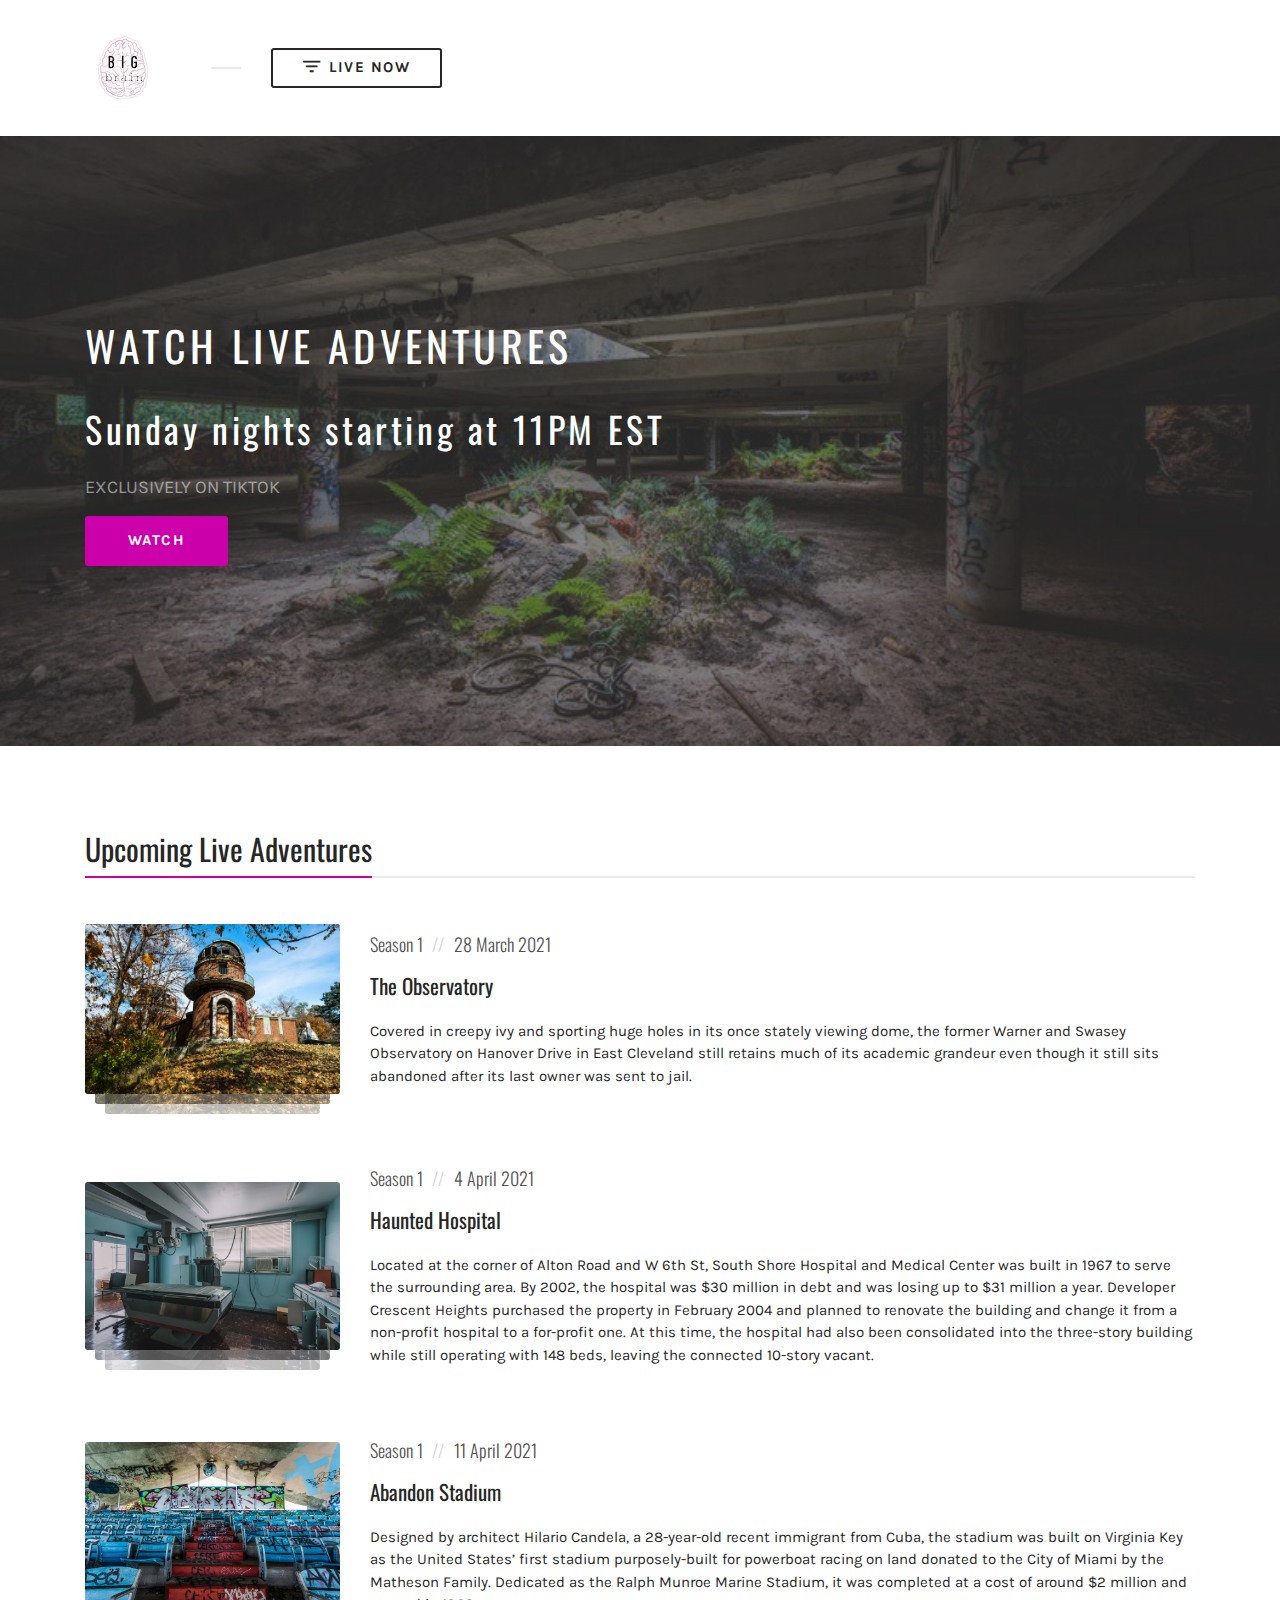
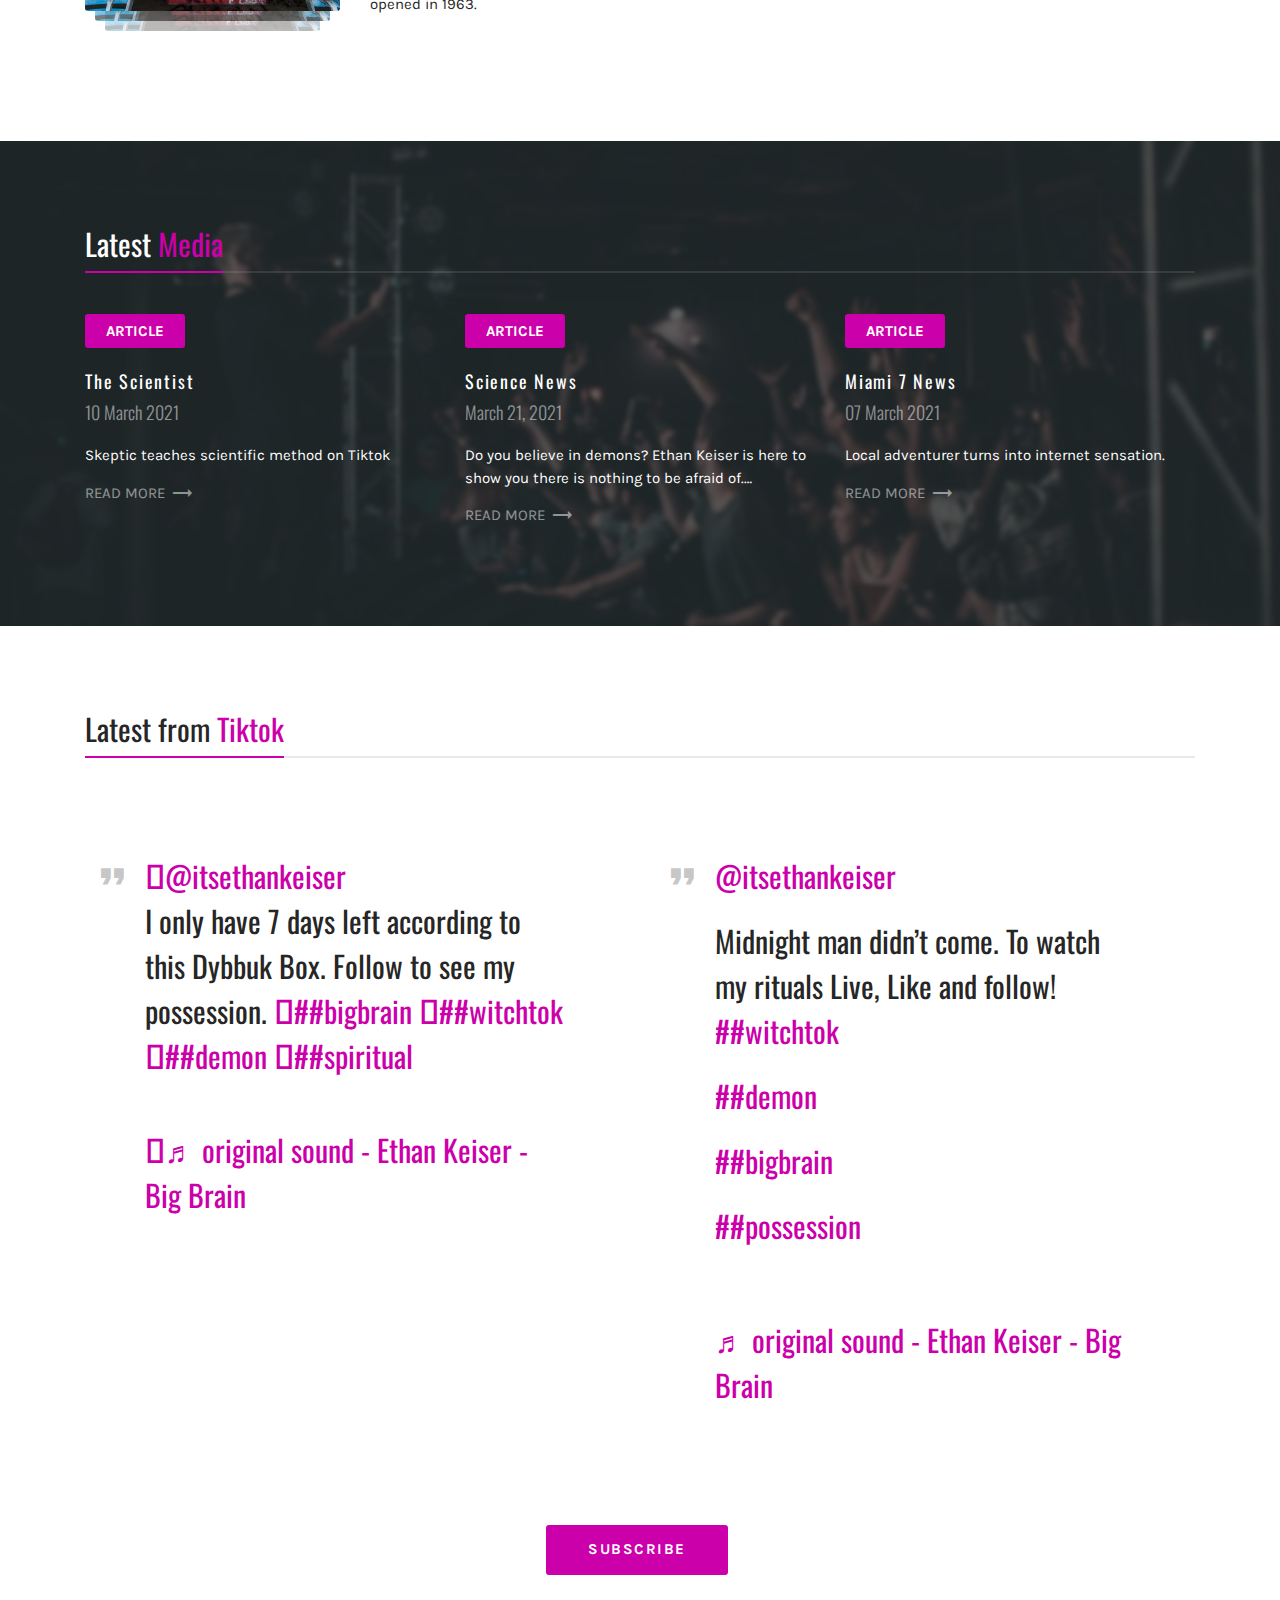
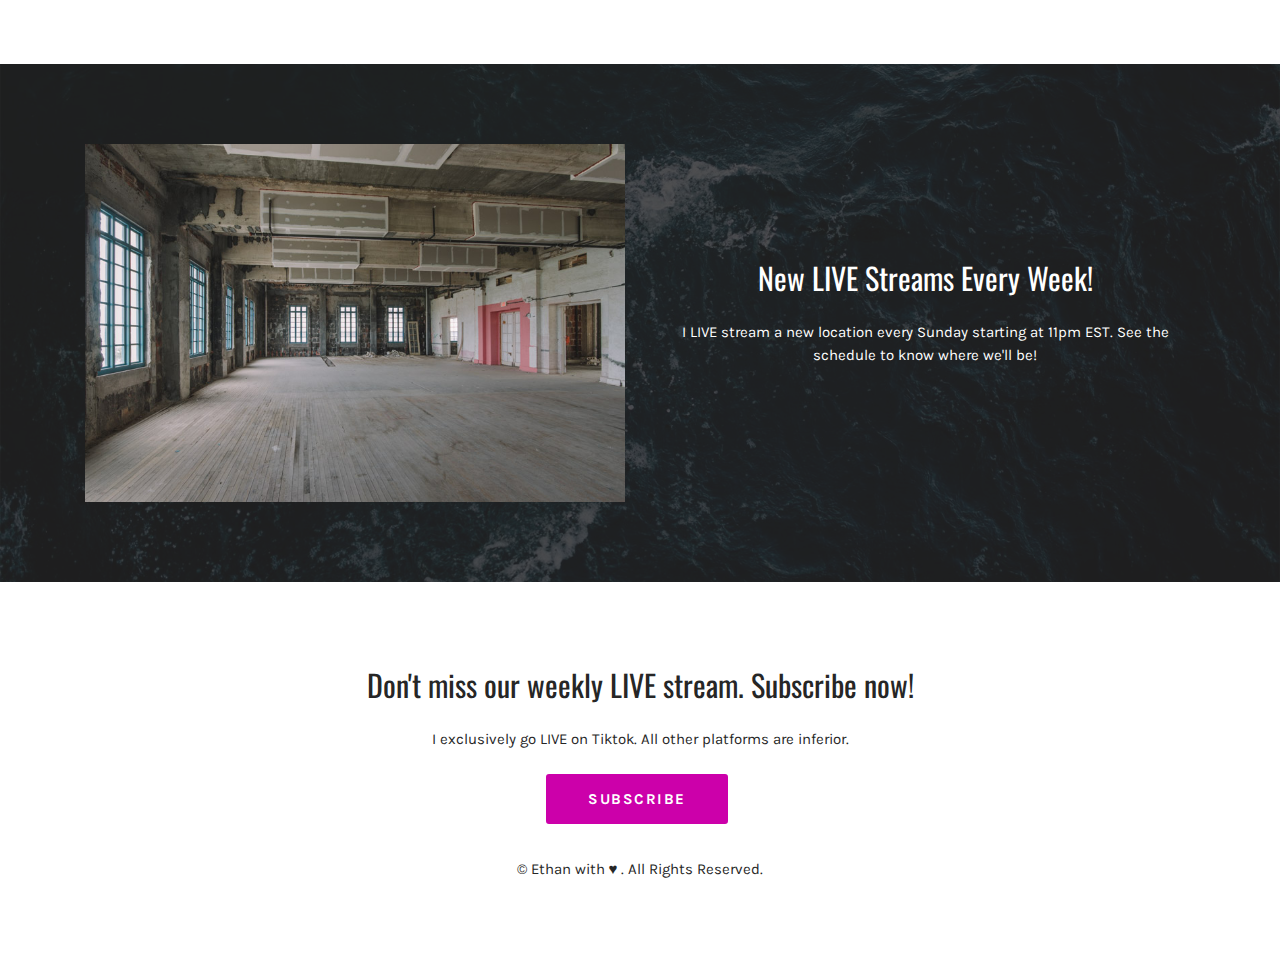
<file: castilo/index.html>
<!doctype html>
<html lang="en" class="no-js">
<head>
	<title>Big Brain</title>
	<meta charset="utf-8">
	<meta name="viewport" content="width=device-width, initial-scale=1, shrink-to-fit=no">

	<meta name="description" content="Watch a new adventure every Sunday starting at 11 PM EST.">
	<meta name="keywords" content="Ethan Keiser, BigBrain, Live, stream">

	<link href="https://fonts.googleapis.com/css?family=Oswald:300,400%7CKarla:400,700" rel="stylesheet">

	<link rel="shortcut icon" href="favicon.png">

	<link rel="stylesheet" href="assets/css/bootstrap-reboot.css">
	<link rel="stylesheet" href="assets/css/bootstrap-grid.css">
	<link rel="stylesheet" href="assets/css/material-design-iconic-font.css">

	<link rel="stylesheet" href="assets/css/style.css">

	<style id="castilo-inline-style">.featured-content {
			background-color: #313131;
			background-image: url(tmp/sample-header1.jpg);
		}

		@media (min-width: 768px) {
			.featured-content {
				background-image: url(tmp/sample-header1.jpg);
			}
		}

		.sales-box {
			background-image: url(tmp/sample-sales.jpg);
		}

		.latest-news {
			background-image: url(tmp/latest-news.jpg);
		}
	</style>
</head>
<body class="home">
	<header id="top" class="navbar navbar-sticky">
		<div class="container">
			<div class="row align-items-center">
				<div class="site-title col col-lg-auto order-first">
					<h1>
						<a href="index.html" class="custom-logo-link" rel="home">
							<img src="tmp/logo.svg" class="custom-logo" width="76" height="18" alt="Big Brain">
						</a>
					</h1>
				</div>
				<!--<nav id="site-menu" class="col-12 col-lg order-3 order-sm-4 order-lg-2">
					<ul>
						<li class="menu-item"><a href="about.html">About</a></li>
						<!--
						<li class="menu-item menu-item-has-children">
							<a href="episodes.html">Episodes</a>
							<a href="#" class="menu-expand"></a>
							<ul class="sub-menu">
								<li class="menu-item"><a href="episodes.html">Browse Episodes</a></li>
								<li class="menu-item"><a href="single-episode.html">Single Episode</a></li>
							</ul>
						</li>
						
						<li class="menu-item menu-item-has-children"><a href="styleguide.html">Features</a>
							<a href="#" class="menu-expand"></a>
							<ul class="sub-menu">
								<li class="menu-item"><a href="styleguide.html">Styleguide</a></li>
								<li class="menu-item menu-item-has-children">
									<a href="#">Sub Menu</a>
									<a href="#" class="menu-expand"></a>
									<ul class="sub-menu">
										<li class="menu-item"><a href="#">Sub Menu 1</a></li>
										<li class="menu-item"><a href="#">Sub Menu 2</a></li>
										<li class="menu-item"><a href="#">Sub Menu 3</a></li>
									</ul>
								</li>
								<li class="menu-item"><a href="404.html">404 - Page not found</a></li>
							</ul>
						</li>

						<li class="menu-item"><a href="contact.html">Contact</a></li>
						
					</ul>
				</nav> !-->
				<nav id="social-links-menu" class="col-12 col-md-auto order-4 order-md-1 order-lg-3">
					<!--
					<ul class="social-navigation">
						<li class="menu-item menu-item-type-custom">
							<a title="Facebook Profile" target="_blank" href="http://facebook.com"><span class="screen-reader-text">Facebook</span></a>
						</li>
						<li class="menu-item menu-item-type-custom">
							<a title="Google Play" target="_blank" href="http://play.google.com"><span class="screen-reader-text">Google Play</span></a>
						</li>
						<li class="menu-item menu-item-type-custom">
							<a title="Twitter Profile" target="_blank" href="http://twitter.com"><span class="screen-reader-text">Twitter</span></a>
						</li>
						<li class="menu-item menu-item-type-custom">
							<a title="SoundCloud" target="_blank" href="http://soundcloud.com/podcast"><span class="screen-reader-text">SoundCloud</span></a>
						</li>
						<li class="menu-item menu-item-type-custom">
							<a title="YouTube Channel" target="_blank" href="http://youtube.com"><span class="screen-reader-text">YouTube</span></a>
						</li>
					</ul>
					!-->
				</nav>
				<div class="call-to-action col-12 col-sm-auto order-5 order-sm-2 order-lg-4">
					<a href="https://www.tiktok.com/@itsethankeiser" class="button button-small" target="_blank"><span class="zmdi zmdi-filter-list"></span> Live now</a>
				</div>
				<div class="site-menu-toggle col-auto order-2 order-sm-3">
					<a href="#site-menu">
						<span class="screen-reader-text">Toggle navigation</span>
					</a>
				</div>
			</div>
		</div>
	</header>

	<header id="featured" class="featured-content fade-background-0 padding-top-bottom">
		<div class="container">
			<div class="row align-items-center">
				<div class="col-12 col-lg-8 col-xl-7">
					<div class="latest-episode">
						<div class="podcast-episode">
							
							<h1 class="entry-title"><a href="https://www.tiktok.com/@itsethankeiser">Watch LIVE Adventures</a></h1>
							<h2>Sunday nights starting at 11PM EST</h2>
							<p class="big text-uppercase opacity-50"> Exclusively on TikTok</p>
							<div class="podcast-episode">
								
							</div>
							<p>
								<a href="https://www.tiktok.com/@itsethankeiser" class="button button-filled button-color"><span ></span>Watch</a>
								
								
							</p>
						</div>
					</div>
				</div>
			</div>
		</div>
	</header>

	<main id="content" class="padding-top-bottom">
		<div class="container">
			<div class="row">
				<div class="col-12">
					<div class="episodes-listing">
						<h3 class="add-separator"><span>Upcoming Live Adventures</em></span></h3>
						<article class="entry entry-episode">
							<div class="row align-items-lg-center">
								<div class="col-12 col-md-4 col-xl-3">
									<div class="entry-media entry-image multiply-effect">
										<a>
											<img class="first" src="tmp/observatory.jpg" width="736" height="736" alt="">
											<span class="second"><img src="tmp/observatory.jpg" width="736" height="736" alt=""></span>
											<span class="third"><img src="tmp/observatory.jpg" width="736" height="736" alt=""></span>
										</a>
									</div>
								</div>
								<div class="col-12 col-md-8 col-xl-9">
									<header class="entry-header">
										<div class="entry-meta">
											<span class="posted-in"><span class="screen-reader-text">Posted in: </span> <a rel="bookmark">Season 1</a></span> <span class="posted-on"><span class="screen-reader-text">Posted on: </span> <a rel="bookmark"><time class="entry-date published" datetime="2021-03-28T14:48:37+00:00">28 March 2021</time></a></span> 
										</div>
										<h2 class="entry-title"><a  rel="bookmark">The Observatory</a></h2>
									</header>
									<div class="entry-content">
										<p>Covered in creepy ivy and sporting huge holes in its once stately viewing dome, the former Warner and Swasey Observatory on Hanover Drive in East Cleveland still retains much of its academic grandeur even though it still sits abandoned after its last owner was sent to jail.</p>
									</div>
									
									
								</div>
							</div>
						</article>
						<article class="entry entry-episode">
							<div class="row align-items-lg-center">
								<div class="col-12 col-md-4 col-xl-3">
									<div class="entry-media entry-image multiply-effect">
										<a>
											<img class="first" src="tmp/hospital.jpg" width="736" height="736" alt="">
											<span class="second"><img src="tmp/hospital.jpg" width="736" height="736" alt=""></span>
											<span class="third"><img src="tmp/hospital.jpg" width="736" height="736" alt=""></span>
										</a>
									</div>
								</div>
								<div class="col-12 col-md-8 col-xl-9">
									<header class="entry-header">
										<div class="entry-meta">
											<span class="posted-in"><span class="screen-reader-text">Posted in: </span> <a  rel="bookmark">Season 1</a></span> <span class="posted-on"><span class="screen-reader-text">Posted on: </span> <a  rel="bookmark"><time class="entry-date published" datetime="2021-04-04T14:48:37+00:00">4 April 2021</time></a></span>
										</div>
										<h2 class="entry-title"><a  rel="bookmark">Haunted Hospital</a></h2>
									</header>
									<div class="entry-content">
										<p>Located at the corner of Alton Road and W 6th St, South Shore Hospital and Medical Center was built in 1967 to serve the surrounding area. By 2002, the hospital was $30 million in debt and was losing up to $31 million a year. Developer Crescent Heights purchased the property in February 2004 and planned to renovate the building and change it from a non-profit hospital to a for-profit one. At this time, the hospital had also been consolidated into the three-story building while still operating with 148 beds, leaving the connected 10-story vacant.</p>
									</div>
							
								</div>
							</div>
						</article>
						<article class="entry entry-episode">
							<div class="row align-items-lg-center">
								<div class="col-12 col-md-4 col-xl-3">
									<div class="entry-media entry-image multiply-effect">
										<a >
											<img class="first" src="tmp/stadium.jpg" width="736" height="736" alt="">
											<span class="second"><img src="tmp/stadium.jpg" width="736" height="736" alt=""></span>
											<span class="third"><img src="tmp/stadium.jpg" width="736" height="736" alt=""></span>
										</a>
									</div>
								</div>
								<div class="col-12 col-md-8 col-xl-9">
									<header class="entry-header">
										<div class="entry-meta">
											<span class="posted-in"><span class="screen-reader-text">Posted in: </span> <a rel="bookmark">Season 1</a></span> <span class="posted-on"><span class="screen-reader-text">Posted on: </span> <a  rel="bookmark"><time class="entry-date published" datetime="2021-04-11T14:48:37+00:00">11 April 2021</time></a></span> 
										</div>
										<h2 class="entry-title"><a  rel="bookmark">Abandon Stadium</a></h2>
									</header>
									<div class="entry-content">
										<p>Designed by architect Hilario Candela, a 28-year-old recent immigrant from Cuba, the stadium was built on Virginia Key as the United States’ first stadium purposely-built for powerboat racing on land donated to the City of Miami by the Matheson Family. Dedicated as the Ralph Munroe Marine Stadium, it was completed at a cost of around $2 million and opened in 1963.</p>
									</div>
						
								</div>
							</div>
						</article>
						<!--<div class="pagination pagination-load-more">
							<a href="episodes.html" class="button button-filled"><span class="zmdi zmdi-more"></span> Browse More</a>
						</div> !-->
					</div>
				</div>
			</div>
		</div>
		<div class="latest-news margin-top-bottom invert-colors fade-background-70 padding-top-bottom">
			<div class="container">
				<h3 class="add-separator"><span>Latest <em>Media</em></span></h3>
				<div class="row">
					<div class="col-12 col-md-4">
						<article class="entry entry-post">
							<header class="entry-header">
								<div class="categories">
									<span class="screen-reader-text">Posted in: </span> <a href="https://the-scientists.com/news-opinion/creator-teaches-science.html" rel="category tag">Article</a>
								</div>
								<h2 class="entry-title"><a href="https://the-scientists.com/news-opinion/creator-teaches-science.html" rel="bookmark">The Scientist</a></h2>
								<div class="entry-meta">
									<span class="posted-on"><span class="screen-reader-text">Posted on: </span><a href="https://the-scientists.com/news-opinion/creator-teaches-science.html">10 March 2021</a></span>
								</div>
							</header>
							<div class="entry-content">
								<p>Skeptic teaches scientific method on Tiktok</p>
								<a href="https://the-scientists.com/news-opinion/creator-teaches-science.html" class="read-more">Read more <span class="zmdi zmdi-trending-flat"></span></a>
							</div>
						</article>
					</div>
					
					<div class="col-12 col-md-4">
						<article class="entry entry-post">
							<header class="entry-header">
								<div class="categories">
									<span class="screen-reader-text">Posted in: </span> <a href="https://sciencesnew.org/article/takes-on-paranormal.html" rel="category tag">Article</a>
								</div>
								<h2 class="entry-title"><a href="https://sciencesnew.org/article/takes-on-paranormal.html" rel="bookmark">Science News</a></h2>
								<div class="entry-meta">
									<span class="posted-on"><span class="screen-reader-text">Posted on: </span><a href="single-post.html">March 21, 2021</a></span>
								</div>
							</header>
							<div class="entry-content">
								<p>Do you believe in demons? Ethan Keiser is here to show you there is nothing to be afraid of.&hellip;</p>
								<a href="https://sciencesnew.org/article/takes-on-paranormal.html" class="read-more">Read more <span class="zmdi zmdi-trending-flat"></span></a>
							</div>
						</article>
					</div>

					<div class="col-12 col-md-4">
						<article class="entry entry-post">
							<header class="entry-header">
								<div class="categories">
									<span class="screen-reader-text">Posted in: </span> <a href="https://7newsmiami.com/news/us-world/scientist-teaches/index.html" rel="category tag">Article</a>
								</div>
								<h2 class="entry-title"><a href="single-post.html" rel="bookmark">Miami 7 News</a></h2>
								<div class="entry-meta">
									<span class="posted-on"><span class="screen-reader-text">Posted on: </span><a href="https://7newsmiami.com/news/us-world/scientist-teaches/index.html">07 March 2021</a></span>
								</div>
							</header>
							<div class="entry-content">
								<p>Local adventurer turns into internet sensation.</p>
								<a href="https://7newsmiami.com/news/us-world/scientist-teaches/index.html" class="read-more">Read more <span class="zmdi zmdi-trending-flat"></span></a>
							</div>
						</article>
					</div>
				</div>
				<!-- <div class="pagination pagination-load-more">
					<a href="blog.html" class="button button-white button-filled"><span class="zmdi zmdi-more"></span> Browse More</a>
				</div> !-->
			</div>
		</div>
		<div class="container">
			<div class="row">
				<div class="col-12">
					<div class="latest-images">
						<h3 class="add-separator"><span>Latest from <em>Tiktok</em></span></h3>
						<div class="row">
							<div class="image-item col">
									<blockquote class="tiktok-embed" cite="https://www.tiktok.com/@itsethankeiser/video/6941170083406384389" data-video-id="6941170083406384389" style="max-width: 605px;min-width: 325px;" > <section> <a target="_blank" title="@itsethankeiser" href="https://www.tiktok.com/@itsethankeiser">@itsethankeiser</a> <p>I only have 7 days left according to this Dybbuk Box. Follow to see my possession. <a title="bigbrain" target="_blank" href="https://www.tiktok.com/tag/bigbrain">##bigbrain</a> <a title="witchtok" target="_blank" href="https://www.tiktok.com/tag/witchtok">##witchtok</a> <a title="demon" target="_blank" href="https://www.tiktok.com/tag/demon">##demon</a> <a title="spiritual" target="_blank" href="https://www.tiktok.com/tag/spiritual">##spiritual</a></p> <a target="_blank" title="♬ original sound - Ethan Keiser - Big Brain" href="https://www.tiktok.com/music/original-sound-6941169834818751238">♬ original sound - Ethan Keiser - Big Brain</a> </section> </blockquote> <script async src="https://www.tiktok.com/embed.js"></script>
							</div>
						
						
						
							<div class="image-item col d-none d-xl-block">
								<div class="multiply-effect">
									<blockquote class="tiktok-embed" cite="https://www.tiktok.com/@itsethankeiser/video/6932277396024347910" data-video-id="6932277396024347910" style="max-width: 605px;min-width: 325px;" > <section> <a target="_blank" title="@itsethankeiser" href="https://www.tiktok.com/@itsethankeiser">@itsethankeiser</a> <p>Midnight man didn’t come. To watch my rituals Live, Like and follow! <a title="witchtok" target="_blank" href="https://www.tiktok.com/tag/witchtok">##witchtok</a> <a title="demon" target="_blank" href="https://www.tiktok.com/tag/demon">##demon</a> <a title="bigbrain" target="_blank" href="https://www.tiktok.com/tag/bigbrain">##bigbrain</a> <a title="possession" target="_blank" href="https://www.tiktok.com/tag/possession">##possession</a></p> <a target="_blank" title="♬ original sound - Ethan Keiser - Big Brain" href="https://www.tiktok.com/music/original-sound-6932277361614703366">♬ original sound - Ethan Keiser - Big Brain</a> </section> </blockquote> <script async src="https://www.tiktok.com/embed.js"></script>
								</div>
							</div>
						</div>
						<div class="pagination pagination-load-more">
									<a href="https://www.tiktok.com/@itsethankeiser" class="button button-filled button-color"><span ></span>Subscribe</a>
						</div>
					</div>
				</div>
			</div>
		</div>
	</main>

	<footer class="sales-box padding-top-bottom">
		<div class="container">
			<div class="row align-items-center">
				<div class="col-12 col-md-6">
					<a class="cover-image">
						<img src="tmp/womenswimming.jpg" width="590" height="590" alt="">
					</a>
				</div>
				<div class="col-12 col-md-6">
					<h3>New LIVE Streams Every Week!</h3>
					<p>I LIVE stream a new location every Sunday starting at 11pm EST. See the schedule to know where we'll be!</p>
					<p>
				</div>
			</div>
		</div>
	</footer>

	<footer id="footer" class="padding-top-bottom">
		<div class="container">
			<div class="row">
				<div class="widget-area col-12">
					<section class="widget widget_text">
						<h3 class="widget-title">Don't miss our weekly LIVE stream. Subscribe now!</h3>
						<div class="textwidget">
							<form class="mc4wp-form" method="post">
								<div class="mc4wp-form-fields">
									<p>I exclusively go LIVE on Tiktok. All other platforms are inferior.</p>
									<p class="one-line">
											<a href="https://www.tiktok.com/@itsethankeiser" class="button button-filled button-color"><span ></span>Subscribe</a>
									</p>
								</div>
							</form>
						</div>
					</section>
					<section class="widget widget_nav">
						<h3 class="screen-reader-text">Social Navigation</h3>
						<nav>
							<ul class="social-navigation">
								<!--<li class="menu-item menu-item-type-custom">
									<a title="Facebook Profile" target="_blank" href="http://facebook.com"><span class="screen-reader-text">Facebook</span></a>
								</li>
								<li class="menu-item menu-item-type-custom">
									<a title="Google Play" target="_blank" href="http://play.google.com"><span class="screen-reader-text">Google Play</span></a>
								</li>
								<li class="menu-item menu-item-type-custom">
									<a title="Twitter Profile" target="_blank" href="http://twitter.com"><span class="screen-reader-text">Twitter</span></a>
								</li>
								<li class="menu-item menu-item-type-custom">
									<a title="SoundCloud" target="_blank" href="http://soundcloud.com/podcast"><span class="screen-reader-text">SoundCloud</span></a>
								</li>
								<li class="menu-item menu-item-type-custom">
									<a title="YouTube Channel" target="_blank" href="http://youtube.com"><span class="screen-reader-text">YouTube</span></a>
								</li> !-->
							</ul>
						</nav>
					</section>
				</div>
				<div class="copyright col-12">
					<p>&copy; Ethan with &hearts; . All Rights Reserved.</p>
				</div>
			</div>
		</div>
	</footer>

	<script src="assets/js/jquery-3.2.1.min.js"></script>
	<script src="assets/js/modernizr-custom.js"></script>
	<script src="assets/js/functions.js"></script>

	<!-- MediaElement.js files -->
	<link rel="stylesheet" id="mediaelement-css"  href="assets/mediaelement/mediaelementplayer-legacy.css">
	<link rel="stylesheet" id="wp-mediaelement-css"  href="assets/mediaelement/wp-mediaelement.css">
	<link rel="stylesheet" id="castilo-additional-mediaelement-css"  href="assets/css/mediaelement-castilo.css">
	<script src="assets/mediaelement/mediaelement-and-player.js"></script>
	<script src="assets/mediaelement/mediaelement-migrate.js"></script>
	<script src="assets/mediaelement/wp-mediaelement.js"></script>
	<script src="assets/js/mediaelement-castilo.js"></script>
</body>
</html>
</file>
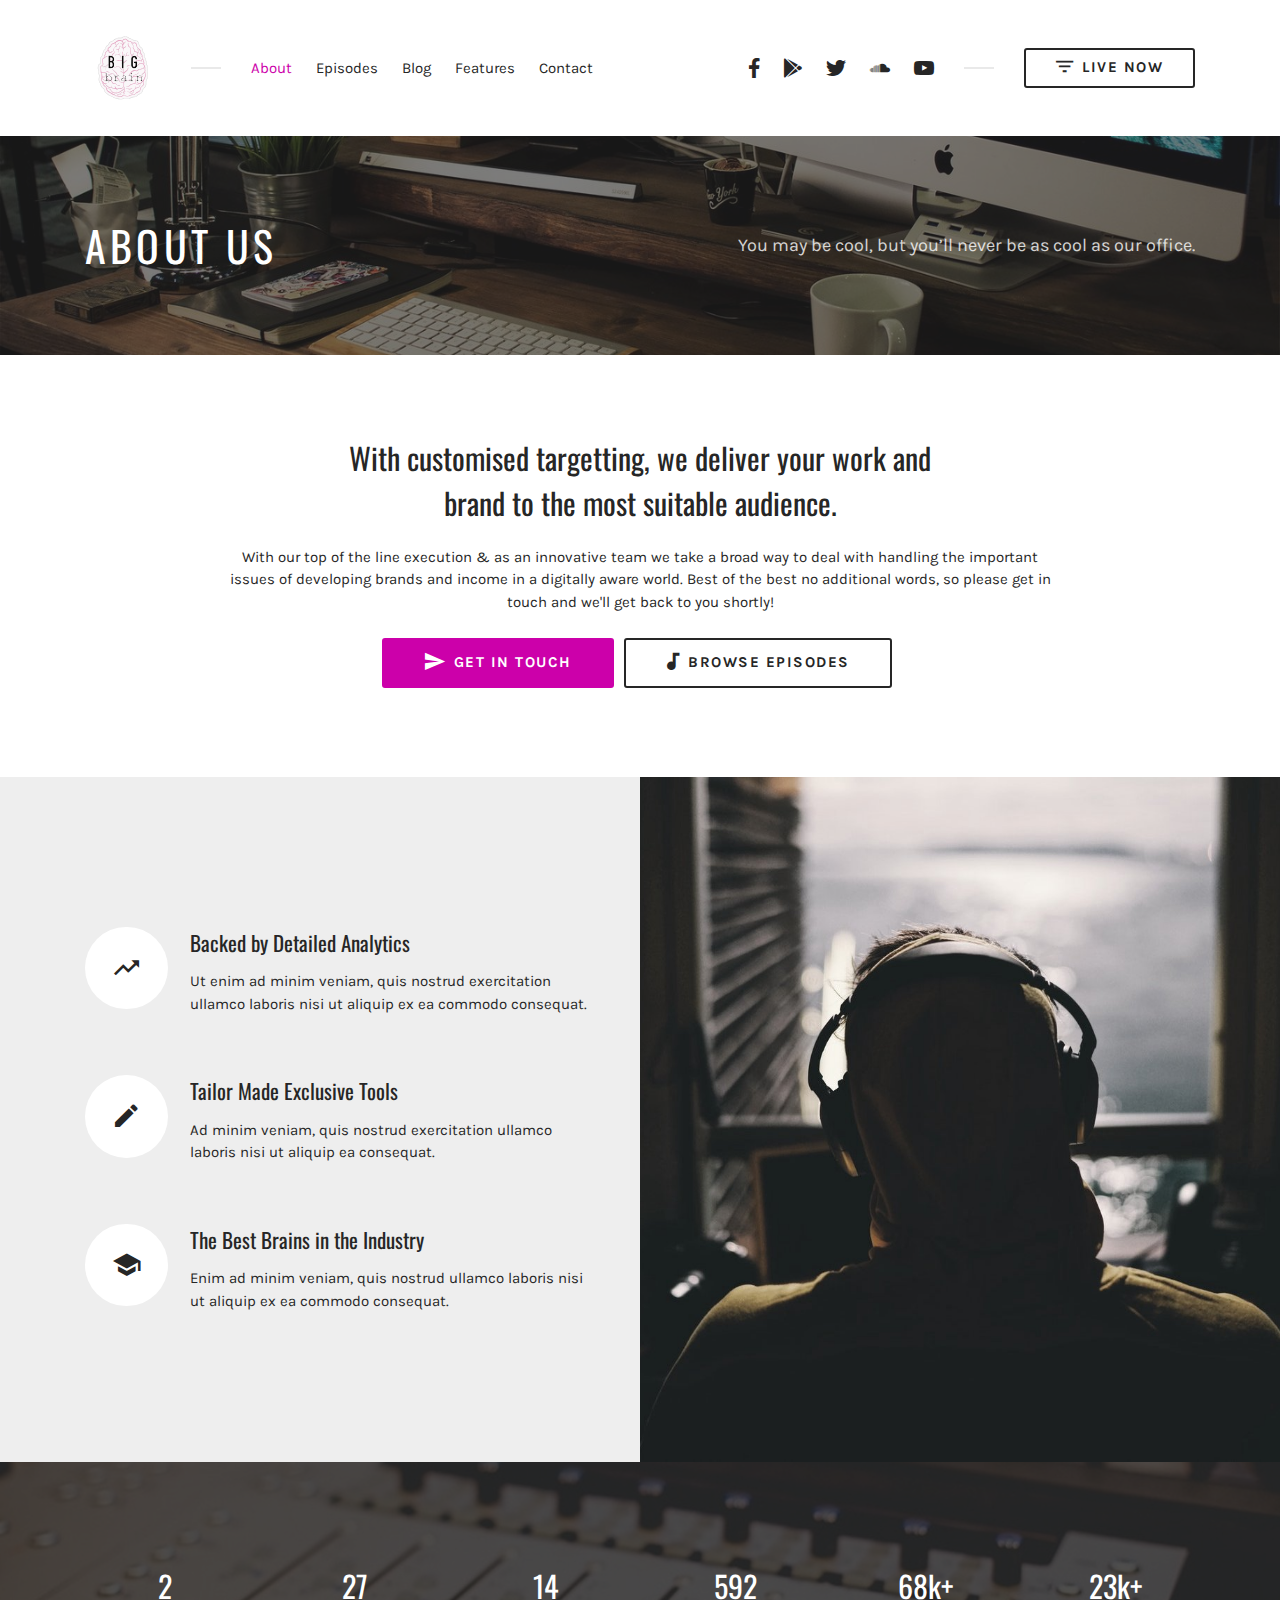
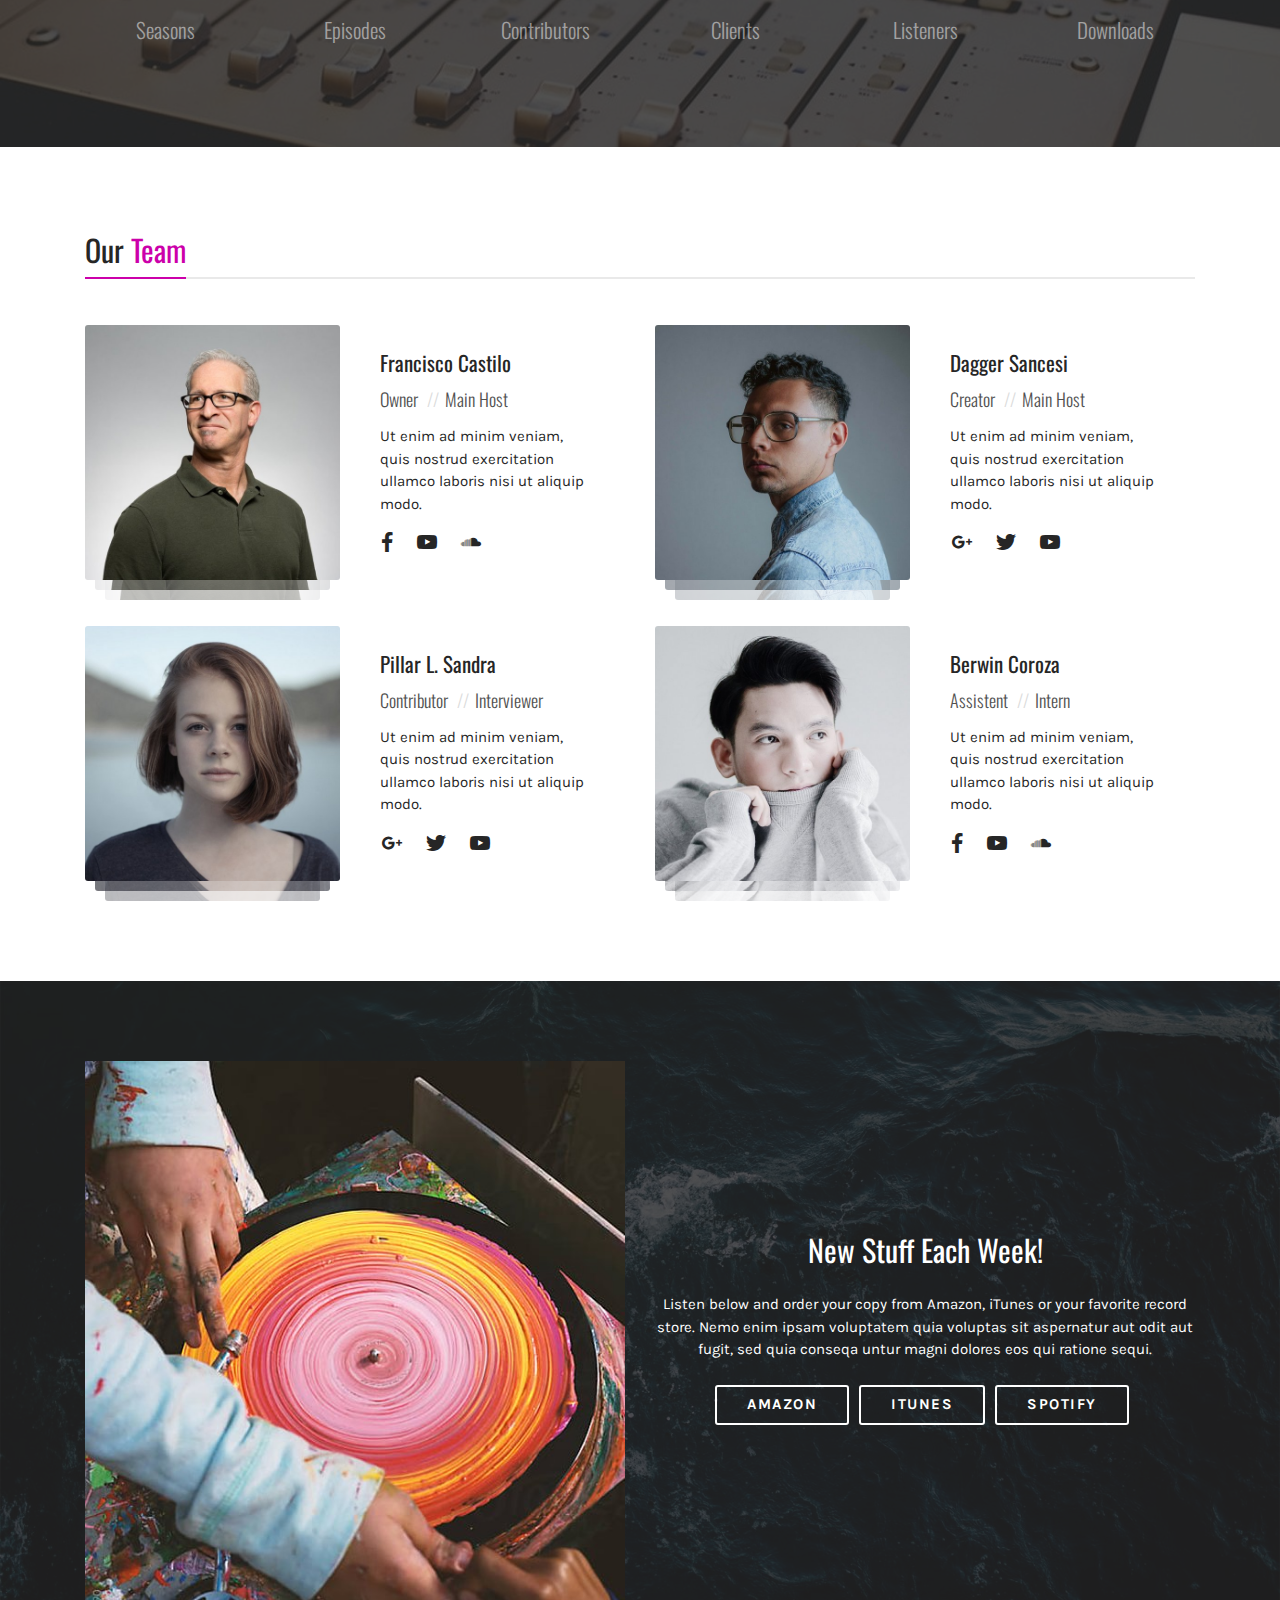
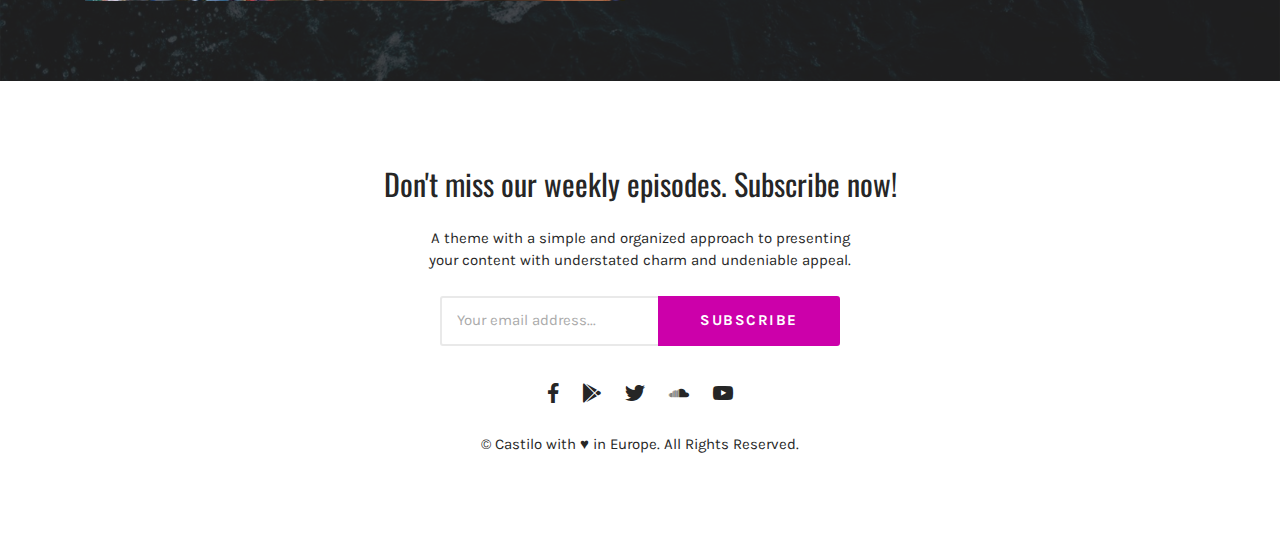
<file: castilo/about.html>
<!doctype html>
<html lang="en" class="no-js">
<head>
	<title>About Us &mdash; Castilo</title>
	<meta charset="utf-8">
	<meta name="viewport" content="width=device-width, initial-scale=1, shrink-to-fit=no">

	<meta name="description" content="Castilo is fully responsive creative audio podcast HTML5 site template that looks great on any device.">
	<meta name="keywords" content="Castilo, HTML5, Template, Design, Development">

	<link href="https://fonts.googleapis.com/css?family=Oswald:300,400%7CKarla:400,700" rel="stylesheet">

	<link rel="shortcut icon" href="favicon.png">

	<link rel="stylesheet" href="assets/css/bootstrap-reboot.css">
	<link rel="stylesheet" href="assets/css/bootstrap-grid.css">
	<link rel="stylesheet" href="assets/css/material-design-iconic-font.css">

	<link rel="stylesheet" href="assets/css/style.css">

	<style id="castilo-inline-style">.featured-content {
			background-image: url(tmp/sample-header3.jpg);
		}

		.features .features-image {
			background-image: url(tmp/sample-features.jpg);
		}

		.scores {
			background-image: url(tmp/sample-scores.jpg);
		}

		.sales-box {
			background-image: url(tmp/sample-sales.jpg);
		}
	</style>
</head>
<body>
	<header id="top" class="navbar navbar-sticky">
		<div class="container">
			<div class="row align-items-center">
				<div class="site-title col col-lg-auto order-first">
					<h1>
						<a href="index.html" class="custom-logo-link" rel="home">
							<img src="tmp/logo.svg" class="custom-logo" width="76" height="18" alt="Castilo">
						</a>
					</h1>
				</div>
				<nav id="site-menu" class="col-12 col-lg order-3 order-sm-4 order-lg-2">
					<ul>
						<li class="menu-item current-menu-item"><a href="about.html">About</a></li>
						<li class="menu-item menu-item-has-children">
							<a href="episodes.html">Episodes</a>
							<a href="#" class="menu-expand"></a>
							<ul class="sub-menu">
								<li class="menu-item"><a href="episodes.html">Browse Episodes</a></li>
								<li class="menu-item"><a href="single-episode.html">Single Episode</a></li>
							</ul>
						</li>
						<li class="menu-item menu-item-has-children">
							<a href="blog.html">Blog</a>
							<a href="#" class="menu-expand"></a>
							<ul class="sub-menu">
								<li class="menu-item"><a href="blog.html">Browse Posts</a></li>
								<li class="menu-item"><a href="single-post.html">Single Post</a></li>
							</ul>
						</li>
						<li class="menu-item menu-item-has-children"><a href="styleguide.html">Features</a>
							<a href="#" class="menu-expand"></a>
							<ul class="sub-menu">
								<li class="menu-item"><a href="styleguide.html">Styleguide</a></li>
								<li class="menu-item menu-item-has-children">
									<a href="#">Sub Menu</a>
									<a href="#" class="menu-expand"></a>
									<ul class="sub-menu">
										<li class="menu-item"><a href="#">Sub Menu 1</a></li>
										<li class="menu-item"><a href="#">Sub Menu 2</a></li>
										<li class="menu-item"><a href="#">Sub Menu 3</a></li>
									</ul>
								</li>
								<li class="menu-item"><a href="404.html">404 - Page not found</a></li>
							</ul>
						</li>
						<li class="menu-item"><a href="contact.html">Contact</a></li>
					</ul>
				</nav>
				<nav id="social-links-menu" class="col-12 col-md-auto order-4 order-md-1 order-lg-3">
					<ul class="social-navigation">
						<li class="menu-item menu-item-type-custom">
							<a title="Facebook Profile" target="_blank" href="http://facebook.com"><span class="screen-reader-text">Facebook</span></a>
						</li>
						<li class="menu-item menu-item-type-custom">
							<a title="Google Play" target="_blank" href="http://play.google.com"><span class="screen-reader-text">Google Play</span></a>
						</li>
						<li class="menu-item menu-item-type-custom">
							<a title="Twitter Profile" target="_blank" href="http://twitter.com"><span class="screen-reader-text">Twitter</span></a>
						</li>
						<li class="menu-item menu-item-type-custom">
							<a title="SoundCloud" target="_blank" href="http://soundcloud.com/podcast"><span class="screen-reader-text">SoundCloud</span></a>
						</li>
						<li class="menu-item menu-item-type-custom">
							<a title="YouTube Channel" target="_blank" href="http://youtube.com"><span class="screen-reader-text">YouTube</span></a>
						</li>
					</ul>
				</nav>
				<div class="call-to-action col-12 col-sm-auto order-5 order-sm-2 order-lg-4">
					<a href="#" class="button button-small" target="_blank"><span class="zmdi zmdi-filter-list"></span> Live now</a>
				</div>
				<div class="site-menu-toggle col-auto order-2 order-sm-3">
					<a href="#site-menu">
						<span class="screen-reader-text">Toggle navigation</span>
					</a>
				</div>
			</div>
		</div>
	</header>

	<header id="featured" class="featured-content fade-background-60 padding-top-bottom">
		<div class="container">
			<div class="row align-items-center">
				<div class="col-12 col-md">
					<h1 class="entry-title">About Us</h1>
				</div>
				<div class="col-12 col-md-auto">
					<p class="big opacity-80">You may be cool, but you’ll never be as cool as our office.</p>
				</div>
			</div>
		</div>
	</header>

	<main id="content" class="padding-top-bottom">
		<div class="container">
			<div class="row">
				<div class="col-12">
					<div class="row justify-content-md-center">
						<div class="col-12 col-md-8 col-xl-7 text-center">
							<h3>With customised targetting, we deliver your work and brand to the most suitable audience.</h3>
						</div>
						<div class="col-12 col-md-10 col-lg-9 text-center">
							<p>With our top of the line execution & as an innovative team we take a broad way to deal with handling the important issues of developing brands and income in a digitally aware world. Best of the best no additional words, so please get in touch and we'll get back to you shortly!</p>
							<p class="no-margin-bottom">
								<a href="#" class="button button-color button-filled"><span class="zmdi zmdi-mail-send"></span> Get in touch</a> <a href="#" class="button"><span class="zmdi zmdi-audio"></span> Browse episodes</a>
							</p>
						</div>
					</div>

					<div class="features alignfull margin-top">
						<div class="container">
							<div class="row">
								<div class="image-container col-12 col-md-6">
									<div class="features-image"></div>
									<ul class="features-list">
										<li>
											<span class="feature-icon zmdi zmdi-trending-up"></span>
											<h5 class="feature-title">Backed by Detailed Analytics</h5>
											<p>Ut enim ad minim veniam, quis nostrud exercitation ullamco laboris nisi ut aliquip ex ea commodo consequat.</p>
										</li>
										<li>
											<span class="feature-icon zmdi zmdi-edit"></span>
											<h5 class="feature-title">Tailor Made Exclusive Tools</h5>
											<p>Ad minim veniam, quis nostrud exercitation ullamco laboris nisi ut aliquip ea consequat.</p>
										</li>
										<li>
											<span class="feature-icon zmdi zmdi-graduation-cap"></span>
											<h5 class="feature-title">The Best Brains in the Industry</h5>
											<p>Enim ad minim veniam, quis nostrud ullamco laboris nisi ut aliquip ex ea commodo consequat.</p>
										</li>
									</ul>
								</div>
							</div>
						</div>
					</div>

					<div class="scores alignfull margin-bottom padding-top-bottom">
						<div class="container">
							<div class="row justify-content-center">
								<div class="col-12 col-sm-6 col-md-4 col-lg-2">
									<p><strong>2</strong> Seasons</p>
								</div>
								<div class="col-12 col-sm-6 col-md-4 col-lg-2">
									<p><strong>27</strong> Episodes</p>
								</div>
								<div class="col-12 col-sm-6 col-md-4 col-lg-2">
									<p><strong>14</strong> Contributors</p>
								</div>
								<div class="col-12 col-sm-6 col-md-4 col-lg-2">
									<p><strong>592</strong> Clients</p>
								</div>
								<div class="col-12 col-sm-6 col-md-4 col-lg-2">
									<p><strong>68k+</strong> Listeners</p>
								</div>
								<div class="col-12 col-sm-6 col-md-4 col-lg-2">
									<p><strong>23k+</strong> Downloads</p>
								</div>
							</div>
						</div>
					</div>

					<h3 class="add-separator"><span>Our <em>Team</em></span></h3>
					<div class="team">
						<div class="row">
							<div class="col-12 col-md-6">
								<article class="entry entry-team-member">
									<div class="row align-items-lg-center">
										<div class="col-12 col-lg-6">
											<div class="entry-media entry-image multiply-effect">
												<a href="#">
													<img class="first" src="tmp/sample-team1.jpg" width="550" height="550" alt="">
													<span class="second"><img src="tmp/sample-team1.jpg" width="550" height="550" alt=""></span>
													<span class="third"><img src="tmp/sample-team1.jpg" width="550" height="550" alt=""></span>
												</a>
											</div>
										</div>
										<div class="col-12 col-lg-6">
											<header class="entry-header">
												<h3 class="entry-title">Francisco Castilo</h3>
												<div class="entry-meta">
													<span>Owner</span> <span>Main Host</span>
												</div>
											</header>
											<div class="entry-content">
												<p>Ut enim ad minim veniam, quis nostrud exercitation ullamco laboris nisi ut aliquip modo.</p>
												<p class="social-navigation">
													<a title="Facebook Profile" target="_blank" href="http://facebook.com"><span class="screen-reader-text">Facebook</span></a>
													<a title="YouTube Channel" target="_blank" href="http://youtube.com"><span class="screen-reader-text">YouTube</span></a>
													<a title="SoundCloud" target="_blank" href="http://soundcloud.com/podcast"><span class="screen-reader-text">SoundCloud</span></a>
												</p>
											</div>
										</div>
									</div>
								</article>
							</div>
							<div class="col-12 col-md-6">
								<article class="entry entry-team-member">
									<div class="row align-items-lg-center">
										<div class="col-12 col-lg-6">
											<div class="entry-media entry-image multiply-effect">
												<a href="#">
													<img class="first" src="tmp/sample-team2.jpg" width="550" height="550" alt="">
													<span class="second"><img src="tmp/sample-team2.jpg" width="550" height="550" alt=""></span>
													<span class="third"><img src="tmp/sample-team2.jpg" width="550" height="550" alt=""></span>
												</a>
											</div>
										</div>
										<div class="col-12 col-lg-6">
											<header class="entry-header">
												<h3 class="entry-title">Dagger Sancesi</h3>
												<div class="entry-meta">
													<span>Creator</span> <span>Main Host</span>
												</div>
											</header>
											<div class="entry-content">
												<p>Ut enim ad minim veniam, quis nostrud exercitation ullamco laboris nisi ut aliquip modo.</p>
												<p class="social-navigation">
													<a title="Google Plus" target="_blank" href="http://plus.google.com"><span class="screen-reader-text">Google Plus</span></a>
													<a title="Twitter Profile" target="_blank" href="http://twitter.com"><span class="screen-reader-text">Twitter</span></a>
													<a title="YouTube Channel" target="_blank" href="http://youtube.com"><span class="screen-reader-text">YouTube</span></a>
												</p>
											</div>
										</div>
									</div>
								</article>
							</div>
							<div class="col-12 col-md-6">
								<article class="entry entry-team-member">
									<div class="row align-items-lg-center">
										<div class="col-12 col-lg-6">
											<div class="entry-media entry-image multiply-effect">
												<a href="#">
													<img class="first" src="tmp/sample-team3.jpg" width="550" height="550" alt="">
													<span class="second"><img src="tmp/sample-team3.jpg" width="550" height="550" alt=""></span>
													<span class="third"><img src="tmp/sample-team3.jpg" width="550" height="550" alt=""></span>
												</a>
											</div>
										</div>
										<div class="col-12 col-lg-6">
											<header class="entry-header">
												<h3 class="entry-title">Pillar L. Sandra</h3>
												<div class="entry-meta">
													<span>Contributor</span> <span>Interviewer</span>
												</div>
											</header>
											<div class="entry-content">
												<p>Ut enim ad minim veniam, quis nostrud exercitation ullamco laboris nisi ut aliquip modo.</p>
												<p class="social-navigation">
													<a title="Google Plus" target="_blank" href="http://plus.google.com"><span class="screen-reader-text">Google Plus</span></a>
													<a title="Twitter Profile" target="_blank" href="http://twitter.com"><span class="screen-reader-text">Twitter</span></a>
													<a title="YouTube Channel" target="_blank" href="http://youtube.com"><span class="screen-reader-text">YouTube</span></a>
												</p>
											</div>
										</div>
									</div>
								</article>
							</div>
							<div class="col-12 col-md-6">
								<article class="entry entry-team-member">
									<div class="row align-items-lg-center">
										<div class="col-12 col-lg-6">
											<div class="entry-media entry-image multiply-effect">
												<a href="#">
													<img class="first" src="tmp/sample-team4.jpg" width="550" height="550" alt="">
													<span class="second"><img src="tmp/sample-team4.jpg" width="550" height="550" alt=""></span>
													<span class="third"><img src="tmp/sample-team4.jpg" width="550" height="550" alt=""></span>
												</a>
											</div>
										</div>
										<div class="col-12 col-lg-6">
											<header class="entry-header">
												<h3 class="entry-title">Berwin Coroza</h3>
												<div class="entry-meta">
													<span>Assistent</span> <span>Intern</span>
												</div>
											</header>
											<div class="entry-content">
												<p>Ut enim ad minim veniam, quis nostrud exercitation ullamco laboris nisi ut aliquip modo.</p>
												<p class="social-navigation">
													<a title="Facebook Profile" target="_blank" href="http://facebook.com"><span class="screen-reader-text">Facebook</span></a>
													<a title="YouTube Channel" target="_blank" href="http://youtube.com"><span class="screen-reader-text">YouTube</span></a>
													<a title="SoundCloud" target="_blank" href="http://soundcloud.com/podcast"><span class="screen-reader-text">SoundCloud</span></a>
												</p>
											</div>
										</div>
									</div>
								</article>
							</div>
						</div>
					</div>
				</div>
			</div>
		</div>
	</main>

	<footer class="sales-box padding-top-bottom">
		<div class="container">
			<div class="row align-items-center">
				<div class="col-12 col-md-6">
					<a href="#" class="cover-image">
						<img src="tmp/sample-sales-cover.jpg" width="590" height="590" alt="">
					</a>
				</div>
				<div class="col-12 col-md-6">
					<h3>New Stuff Each Week!</h3>
					<p>Listen below and order your copy from Amazon, iTunes or your favorite record store. Nemo enim ipsam voluptatem quia voluptas sit aspernatur aut odit aut fugit, sed quia conseqa untur magni dolores eos qui ratione sequi.</p>
					<p><a href="#" class="button button-small button-white">Amazon</a> <a href="#" class="button button-small button-white">iTunes</a> <a href="#" class="button button-small button-white">Spotify</a></p>
				</div>
			</div>
		</div>
	</footer>

	<footer id="footer" class="padding-top-bottom">
		<div class="container">
			<div class="row">
				<div class="widget-area col-12">
					<section class="widget widget_text">
						<h3 class="widget-title">Don't miss our weekly episodes. Subscribe now!</h3>
						<div class="textwidget">
							<form class="mc4wp-form" method="post">
								<div class="mc4wp-form-fields">
									<p>A theme with a simple and organized approach to presenting your content with understated charm and undeniable appeal.</p>
									<p class="one-line">
										<label class="screen-reader-text" for="subscribe_email">Subscription Email</label><input id="subscribe_email" name="email" required="" placeholder="Your email address..." type="email"><input value="Subscribe" type="submit" class="button-color button-filled">
									</p>
								</div>
							</form>
						</div>
					</section>
					<section class="widget widget_nav">
						<h3 class="screen-reader-text">Social Navigation</h3>
						<nav>
							<ul class="social-navigation">
								<li class="menu-item menu-item-type-custom">
									<a title="Facebook Profile" target="_blank" href="http://facebook.com"><span class="screen-reader-text">Facebook</span></a>
								</li>
								<li class="menu-item menu-item-type-custom">
									<a title="Google Play" target="_blank" href="http://play.google.com"><span class="screen-reader-text">Google Play</span></a>
								</li>
								<li class="menu-item menu-item-type-custom">
									<a title="Twitter Profile" target="_blank" href="http://twitter.com"><span class="screen-reader-text">Twitter</span></a>
								</li>
								<li class="menu-item menu-item-type-custom">
									<a title="SoundCloud" target="_blank" href="http://soundcloud.com/podcast"><span class="screen-reader-text">SoundCloud</span></a>
								</li>
								<li class="menu-item menu-item-type-custom">
									<a title="YouTube Channel" target="_blank" href="http://youtube.com"><span class="screen-reader-text">YouTube</span></a>
								</li>
							</ul>
						</nav>
					</section>
				</div>
				<div class="copyright col-12">
					<p>&copy; Castilo with &hearts; in Europe. All Rights Reserved.</p>
				</div>
			</div>
		</div>
	</footer>

	<script src="assets/js/jquery-3.2.1.min.js"></script>
	<script src="assets/js/modernizr-custom.js"></script>
	<script src="assets/js/functions.js"></script>
</body>
</html>
</file>
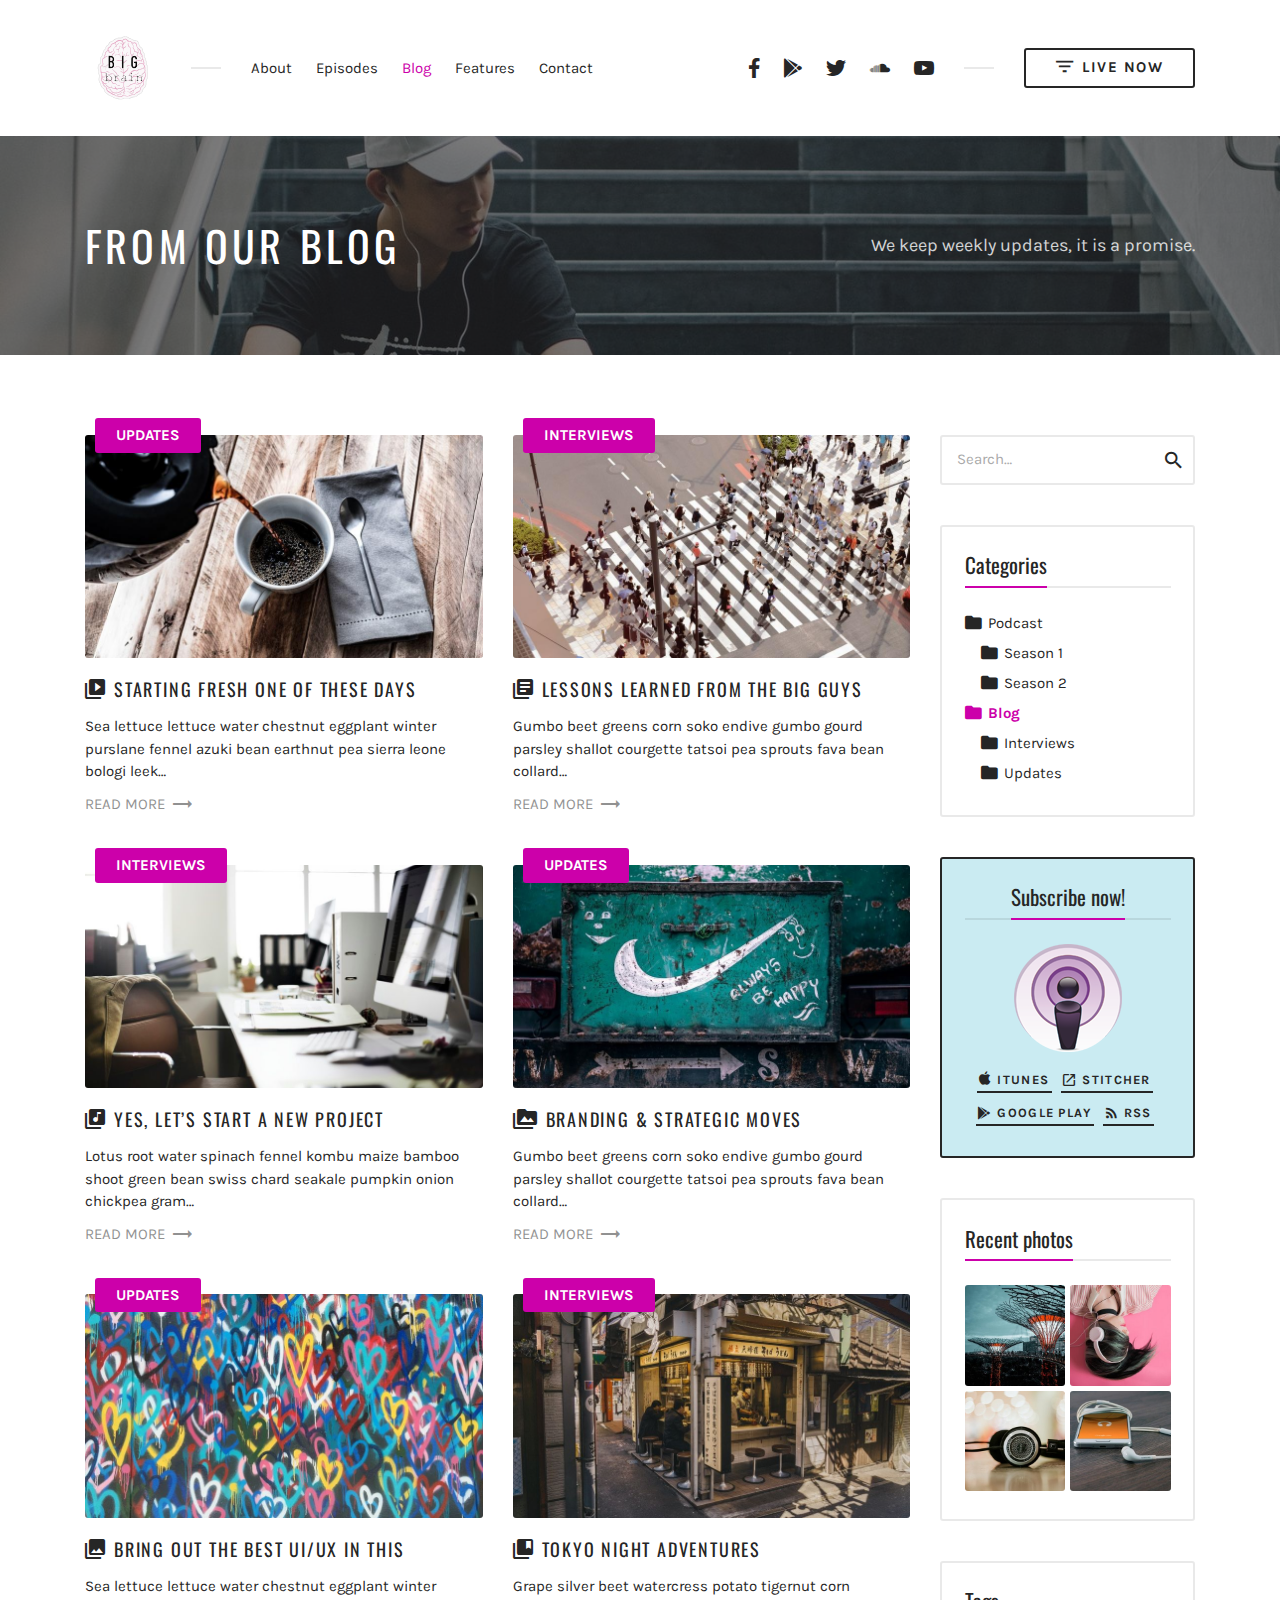
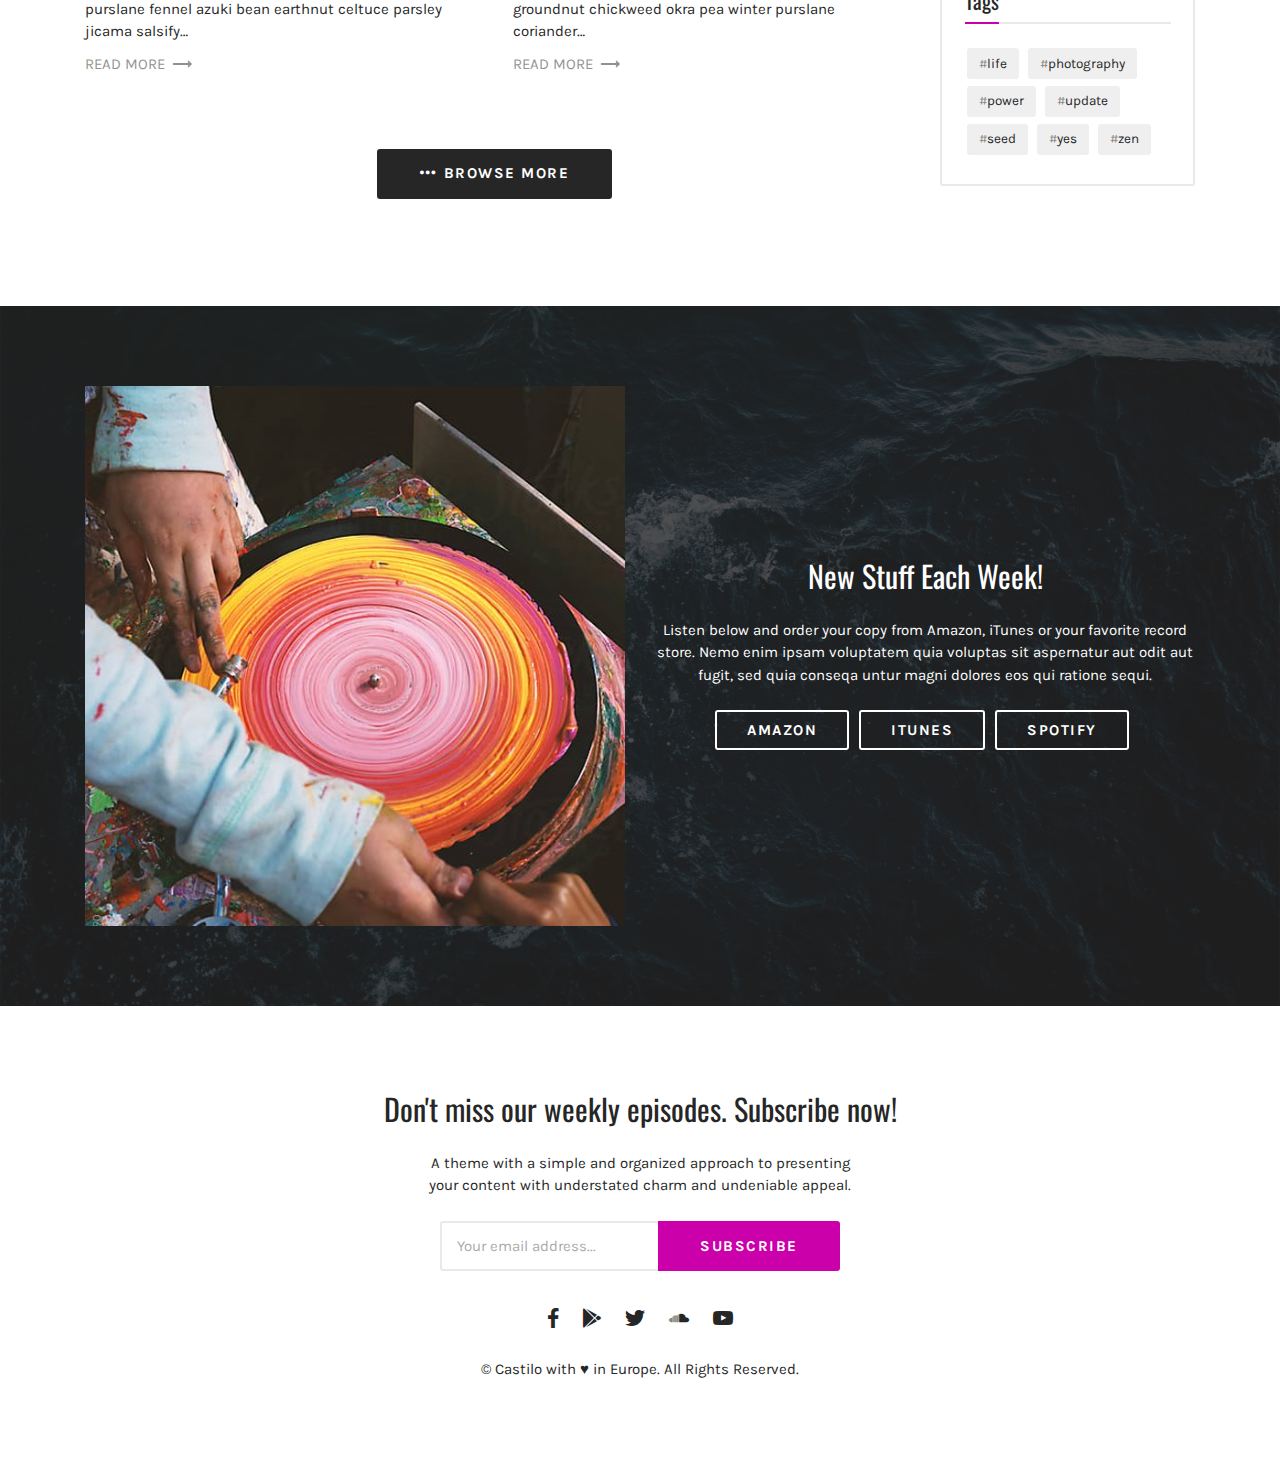
<file: castilo/blog.html>
<!doctype html>
<html lang="en" class="no-js">
<head>
	<title>Blog &mdash; Castilo</title>
	<meta charset="utf-8">
	<meta name="viewport" content="width=device-width, initial-scale=1, shrink-to-fit=no">

	<meta name="description" content="Castilo is fully responsive creative audio podcast HTML5 site template that looks great on any device.">
	<meta name="keywords" content="Castilo, HTML5, Template, Design, Development">

	<link href="https://fonts.googleapis.com/css?family=Oswald:300,400%7CKarla:400,700" rel="stylesheet">

	<link rel="shortcut icon" href="favicon.png">

	<link rel="stylesheet" href="assets/css/bootstrap-reboot.css">
	<link rel="stylesheet" href="assets/css/bootstrap-grid.css">
	<link rel="stylesheet" href="assets/css/material-design-iconic-font.css">

	<link rel="stylesheet" href="assets/css/style.css">

	<style id="castilo-inline-style">.featured-content {
			background-image: url(tmp/sample-header7.jpg);
		}

		.sales-box {
			background-image: url(tmp/sample-sales.jpg);
		}
	</style>
</head>
<body>
	<header id="top" class="navbar navbar-sticky">
		<div class="container">
			<div class="row align-items-center">
				<div class="site-title col col-lg-auto order-first">
					<h1>
						<a href="index.html" class="custom-logo-link" rel="home">
							<img src="tmp/logo.svg" class="custom-logo" width="76" height="18" alt="Castilo">
						</a>
					</h1>
				</div>
				<nav id="site-menu" class="col-12 col-lg order-3 order-sm-4 order-lg-2">
					<ul>
						<li class="menu-item"><a href="about.html">About</a></li>
						<li class="menu-item menu-item-has-children">
							<a href="episodes.html">Episodes</a>
							<a href="#" class="menu-expand"></a>
							<ul class="sub-menu">
								<li class="menu-item"><a href="episodes.html">Browse Episodes</a></li>
								<li class="menu-item"><a href="single-episode.html">Single Episode</a></li>
							</ul>
						</li>
						<li class="menu-item menu-item-has-children current-menu-item current-menu-parent">
							<a href="blog.html">Blog</a>
							<a href="#" class="menu-expand"></a>
							<ul class="sub-menu">
								<li class="menu-item current-menu-item"><a href="blog.html">Browse Posts</a></li>
								<li class="menu-item"><a href="single-post.html">Single Post</a></li>
							</ul>
						</li>
						<li class="menu-item menu-item-has-children"><a href="styleguide.html">Features</a>
							<a href="#" class="menu-expand"></a>
							<ul class="sub-menu">
								<li class="menu-item"><a href="styleguide.html">Styleguide</a></li>
								<li class="menu-item menu-item-has-children">
									<a href="#">Sub Menu</a>
									<a href="#" class="menu-expand"></a>
									<ul class="sub-menu">
										<li class="menu-item"><a href="#">Sub Menu 1</a></li>
										<li class="menu-item"><a href="#">Sub Menu 2</a></li>
										<li class="menu-item"><a href="#">Sub Menu 3</a></li>
									</ul>
								</li>
								<li class="menu-item"><a href="404.html">404 - Page not found</a></li>
							</ul>
						</li>
						<li class="menu-item"><a href="contact.html">Contact</a></li>
					</ul>
				</nav>
				<nav id="social-links-menu" class="col-12 col-md-auto order-4 order-md-1 order-lg-3">
					<ul class="social-navigation">
						<li class="menu-item menu-item-type-custom">
							<a title="Facebook Profile" target="_blank" href="http://facebook.com"><span class="screen-reader-text">Facebook</span></a>
						</li>
						<li class="menu-item menu-item-type-custom">
							<a title="Google Play" target="_blank" href="http://play.google.com"><span class="screen-reader-text">Google Play</span></a>
						</li>
						<li class="menu-item menu-item-type-custom">
							<a title="Twitter Profile" target="_blank" href="http://twitter.com"><span class="screen-reader-text">Twitter</span></a>
						</li>
						<li class="menu-item menu-item-type-custom">
							<a title="SoundCloud" target="_blank" href="http://soundcloud.com/podcast"><span class="screen-reader-text">SoundCloud</span></a>
						</li>
						<li class="menu-item menu-item-type-custom">
							<a title="YouTube Channel" target="_blank" href="http://youtube.com"><span class="screen-reader-text">YouTube</span></a>
						</li>
					</ul>
				</nav>
				<div class="call-to-action col-12 col-sm-auto order-5 order-sm-2 order-lg-4">
					<a href="#" class="button button-small" target="_blank"><span class="zmdi zmdi-filter-list"></span> Live now</a>
				</div>
				<div class="site-menu-toggle col-auto order-2 order-sm-3">
					<a href="#site-menu">
						<span class="screen-reader-text">Toggle navigation</span>
					</a>
				</div>
			</div>
		</div>
	</header>

	<header id="featured" class="featured-content fade-background-60 padding-top-bottom">
		<div class="container">
			<div class="row align-items-center">
				<div class="col-12 col-md">
					<h1 class="entry-title">From our Blog</h1>
				</div>
				<div class="col-12 col-md-auto">
					<p class="big opacity-80">We keep weekly updates, it is a promise.</p>
				</div>
			</div>
		</div>
	</header>

	<main id="content" class="has-sidebar padding-top-bottom">
		<div class="container">
			<div class="row">
				<div class="col-12 col-md-8 col-lg-9">
					<div class="post-listing">
						<div class="row">
							<div class="col-12 col-lg-6">
								<article class="entry entry-post format-video">
									<div class="categories">
										<span class="screen-reader-text">Posted in: </span> <a href="blog.html" rel="category tag">Updates</a>
									</div>
									<div class="entry-media entry-image">
										<a href="single-post.html">
											<img src="tmp/sample-post1.jpg" width="800" height="450" alt="">
										</a>
									</div>
									<header class="entry-header">
										<h2 class="entry-title"><a href="single-post.html" rel="bookmark">Starting fresh one of these days</a></h2>
									</header>
									<div class="entry-content">
										<p>Sea lettuce lettuce water chestnut eggplant winter purslane fennel azuki bean earthnut pea sierra leone bologi leek&hellip;</p>
										<a href="single-post.html" class="read-more">Read more <span class="zmdi zmdi-trending-flat"></span></a>
									</div>
								</article>
							</div>
							<div class="col-12 col-lg-6">
								<article class="entry entry-post">
									<div class="categories">
										<span class="screen-reader-text">Posted in: </span> <a href="blog.html" rel="category tag">Interviews</a>
									</div>
									<div class="entry-media entry-image">
										<a href="single-post.html">
											<img src="tmp/sample-post2.jpg" width="800" height="450" alt="">
										</a>
									</div>
									<header class="entry-header">
										<h2 class="entry-title"><a href="single-post.html" rel="bookmark">Lessons learned from the big guys</a></h2>
									</header>
									<div class="entry-content">
										<p>Gumbo beet greens corn soko endive gumbo gourd parsley shallot courgette tatsoi pea sprouts fava bean collard&hellip;</p>
										<a href="single-post.html" class="read-more">Read more <span class="zmdi zmdi-trending-flat"></span></a>
									</div>
								</article>
							</div>
							<div class="col-12 col-lg-6">
								<article class="entry entry-post format-audio">
									<div class="categories">
										<span class="screen-reader-text">Posted in: </span> <a href="blog.html" rel="category tag">Interviews</a>
									</div>
									<div class="entry-media entry-image">
										<a href="single-post.html">
											<img src="tmp/sample-post3.jpg" width="800" height="450" alt="">
										</a>
									</div>
									<header class="entry-header">
										<h2 class="entry-title"><a href="single-post.html" rel="bookmark">Yes, let’s start a new project</a></h2>
									</header>
									<div class="entry-content">
										<p>Lotus root water spinach fennel kombu maize bamboo shoot green bean swiss chard seakale pumpkin onion chickpea gram&hellip;</p>
										<a href="single-post.html" class="read-more">Read more <span class="zmdi zmdi-trending-flat"></span></a>
									</div>
								</article>
							</div>
							<div class="col-12 col-lg-6">
								<article class="entry entry-post format-gallery">
									<div class="categories">
										<span class="screen-reader-text">Posted in: </span> <a href="blog.html" rel="category tag">Updates</a>
									</div>
									<div class="entry-media entry-image">
										<a href="single-post.html">
											<img src="tmp/sample-post4.jpg" width="800" height="450" alt="">
										</a>
									</div>
									<header class="entry-header">
										<h2 class="entry-title"><a href="single-post.html" rel="bookmark">Branding &amp; strategic moves</a></h2>
									</header>
									<div class="entry-content">
										<p>Gumbo beet greens corn soko endive gumbo gourd parsley shallot courgette tatsoi pea sprouts fava bean collard&hellip;</p>
										<a href="single-post.html" class="read-more">Read more <span class="zmdi zmdi-trending-flat"></span></a>
									</div>
								</article>
							</div>
							<div class="col-12 col-lg-6">
								<article class="entry entry-post format-image">
									<div class="categories">
										<span class="screen-reader-text">Posted in: </span> <a href="blog.html" rel="category tag">Updates</a>
									</div>
									<div class="entry-media entry-image">
										<a href="single-post.html">
											<img src="tmp/sample-post5.jpg" width="800" height="450" alt="">
										</a>
									</div>
									<header class="entry-header">
										<h2 class="entry-title"><a href="single-post.html" rel="bookmark">Bring out the best UI/UX in this</a></h2>
									</header>
									<div class="entry-content">
										<p>Sea lettuce lettuce water chestnut eggplant winter purslane fennel azuki bean earthnut celtuce parsley jicama salsify&hellip;</p>
										<a href="single-post.html" class="read-more">Read more <span class="zmdi zmdi-trending-flat"></span></a>
									</div>
								</article>
							</div>
							<div class="col-12 col-lg-6">
								<article class="entry entry-post format-status">
									<div class="categories">
										<span class="screen-reader-text">Posted in: </span> <a href="blog.html" rel="category tag">Interviews</a>
									</div>
									<div class="entry-media entry-image">
										<a href="single-post.html">
											<img src="tmp/sample-post6.jpg" width="800" height="450" alt="">
										</a>
									</div>
									<header class="entry-header">
										<h2 class="entry-title"><a href="single-post.html" rel="bookmark">Tokyo night adventures</a></h2>
									</header>
									<div class="entry-content">
										<p>Grape silver beet watercress potato tigernut corn groundnut chickweed okra pea winter purslane coriander&hellip;</p>
										<a href="single-post.html" class="read-more">Read more <span class="zmdi zmdi-trending-flat"></span></a>
									</div>
								</article>
							</div>
						</div>
						<div class="pagination pagination-load-more">
							<a href="blog.html" class="button button-filled"><span class="zmdi zmdi-more"></span> Browse More</a>
						</div>
					</div>
				</div>
				<div id="sidebar" class="col-12 col-md-4 col-lg-3">
					<div class="widget widget_search">
						<form class="searchform" method="get" action="blog.html" role="search">
							<label class="screen-reader-text" for="s">Search for:</label>
							<input value="" name="s" id="s" placeholder="Search&hellip;" type="search">
							<button type="submit"><span class="screen-reader-text">Search</span><span class="zmdi zmdi-search"></span></button>
						</form>
					</div>
					<div class="widget widget_categories">
						<h5 class="add-separator"><span>Categories</span></h5>
						<ul>
							<li class="cat-item"><a href="#">Podcast</a>
								<ul class="children">
									<li class="cat-item"><a href="#">Season 1</a></li>
									<li class="cat-item"><a href="#">Season 2</a></li>
								</ul>
							</li>
							<li class="cat-item current-cat"><a href="#">Blog</a>
								<ul class="children">
									<li class="cat-item"><a href="#">Interviews</a></li>
									<li class="cat-item"><a href="#">Updates</a></li>
								</ul>
							</li>
						</ul>
					</div>
					<div class="widget widget_text widget_custom_html highlight">
						<div class="textwidget custom-html-widget">
							<h5 class="add-separator"><span>Subscribe now!</span></h5>
							<img src="tmp/itunes-subcribe.png" alt="subscribe-itunes" style="display:block;margin:0.5em auto 1em;" width="108" height="108">
							<p class="no-margin-bottom">
								<a href="http://liviucerchez.com/castpod/feed/podcast" class="button underline" target="_blank"><span class="zmdi zmdi-apple"></span> iTunes</a> <a href="http://liviucerchez.com/castpod/feed/podcast" class="button underline" target="_blank"><span class="zmdi zmdi-open-in-new"></span> Stitcher</a> <a href="http://liviucerchez.com/castpod/feed/podcast" class="button underline" target="_blank"><span class="zmdi zmdi-google-play"></span> Google Play</a> <a href="http://liviucerchez.com/castpod/feed/podcast" class="button underline" target="_blank"><span class="zmdi zmdi-rss"></span> RSS</a>
							</p>
						</div>
					</div>
					<div class="widget widget_media_gallery">
						<h5 class="add-separator"><span>Recent photos</span></h5>
						<div class="gallery gallery-columns-2">
							<figure class="gallery-item">
								<div class="gallery-icon">
									<a href="#"><img src="tmp/sample-instragram1.jpg" alt="" width="300" height="300"></a>
								</div>
							</figure><figure class="gallery-item">
								<div class="gallery-icon">
									<a href="#"><img src="tmp/sample-instragram2.jpg" alt="" width="300" height="300"></a>
								</div>
							</figure><figure class="gallery-item">
								<div class="gallery-icon">
									<a href="#"><img src="tmp/sample-instragram3.jpg" alt="" width="300" height="300"></a>
								</div>
							</figure><figure class="gallery-item">
								<div class="gallery-icon">
									<a href="#"><img src="tmp/sample-instragram4.jpg" alt="" width="300" height="300"></a>
								</div>
							</figure>
						</div>
					</div>
					<div class="widget widget_tag_cloud">
						<h5 class="add-separator"><span>Tags</span></h5>
						<div class="tagcloud">
							<a href="#" class="tag-cloud-link">life</a>
							<a href="#" class="tag-cloud-link">photography</a>
							<a href="#" class="tag-cloud-link">power</a>
							<a href="#" class="tag-cloud-link">update</a>
							<a href="#" class="tag-cloud-link">seed</a>
							<a href="#" class="tag-cloud-link">yes</a>
							<a href="#" class="tag-cloud-link">zen</a>
						</div>
					</div>
				</div>
			</div>
		</div>
	</main>

	<footer class="sales-box padding-top-bottom">
		<div class="container">
			<div class="row align-items-center">
				<div class="col-12 col-md-6">
					<a href="#" class="cover-image">
						<img src="tmp/sample-sales-cover.jpg" width="590" height="590" alt="">
					</a>
				</div>
				<div class="col-12 col-md-6">
					<h3>New Stuff Each Week!</h3>
					<p>Listen below and order your copy from Amazon, iTunes or your favorite record store. Nemo enim ipsam voluptatem quia voluptas sit aspernatur aut odit aut fugit, sed quia conseqa untur magni dolores eos qui ratione sequi.</p>
					<p><a href="#" class="button button-small button-white">Amazon</a> <a href="#" class="button button-small button-white">iTunes</a> <a href="#" class="button button-small button-white">Spotify</a></p>
				</div>
			</div>
		</div>
	</footer>

	<footer id="footer" class="padding-top-bottom">
		<div class="container">
			<div class="row">
				<div class="widget-area col-12">
					<section class="widget widget_text">
						<h3 class="widget-title">Don't miss our weekly episodes. Subscribe now!</h3>
						<div class="textwidget">
							<form class="mc4wp-form" method="post">
								<div class="mc4wp-form-fields">
									<p>A theme with a simple and organized approach to presenting your content with understated charm and undeniable appeal.</p>
									<p class="one-line">
										<label class="screen-reader-text" for="subscribe_email">Subscription Email</label><input id="subscribe_email" name="email" required="" placeholder="Your email address..." type="email"><input value="Subscribe" type="submit" class="button-color button-filled">
									</p>
								</div>
							</form>
						</div>
					</section>
					<section class="widget widget_nav">
						<h3 class="screen-reader-text">Social Navigation</h3>
						<nav>
							<ul class="social-navigation">
								<li class="menu-item menu-item-type-custom">
									<a title="Facebook Profile" target="_blank" href="http://facebook.com"><span class="screen-reader-text">Facebook</span></a>
								</li>
								<li class="menu-item menu-item-type-custom">
									<a title="Google Play" target="_blank" href="http://play.google.com"><span class="screen-reader-text">Google Play</span></a>
								</li>
								<li class="menu-item menu-item-type-custom">
									<a title="Twitter Profile" target="_blank" href="http://twitter.com"><span class="screen-reader-text">Twitter</span></a>
								</li>
								<li class="menu-item menu-item-type-custom">
									<a title="SoundCloud" target="_blank" href="http://soundcloud.com/podcast"><span class="screen-reader-text">SoundCloud</span></a>
								</li>
								<li class="menu-item menu-item-type-custom">
									<a title="YouTube Channel" target="_blank" href="http://youtube.com"><span class="screen-reader-text">YouTube</span></a>
								</li>
							</ul>
						</nav>
					</section>
				</div>
				<div class="copyright col-12">
					<p>&copy; Castilo with &hearts; in Europe. All Rights Reserved.</p>
				</div>
			</div>
		</div>
	</footer>

	<script src="assets/js/jquery-3.2.1.min.js"></script>
	<script src="assets/js/modernizr-custom.js"></script>
	<script src="assets/js/functions.js"></script>
</body>
</html>
</file>
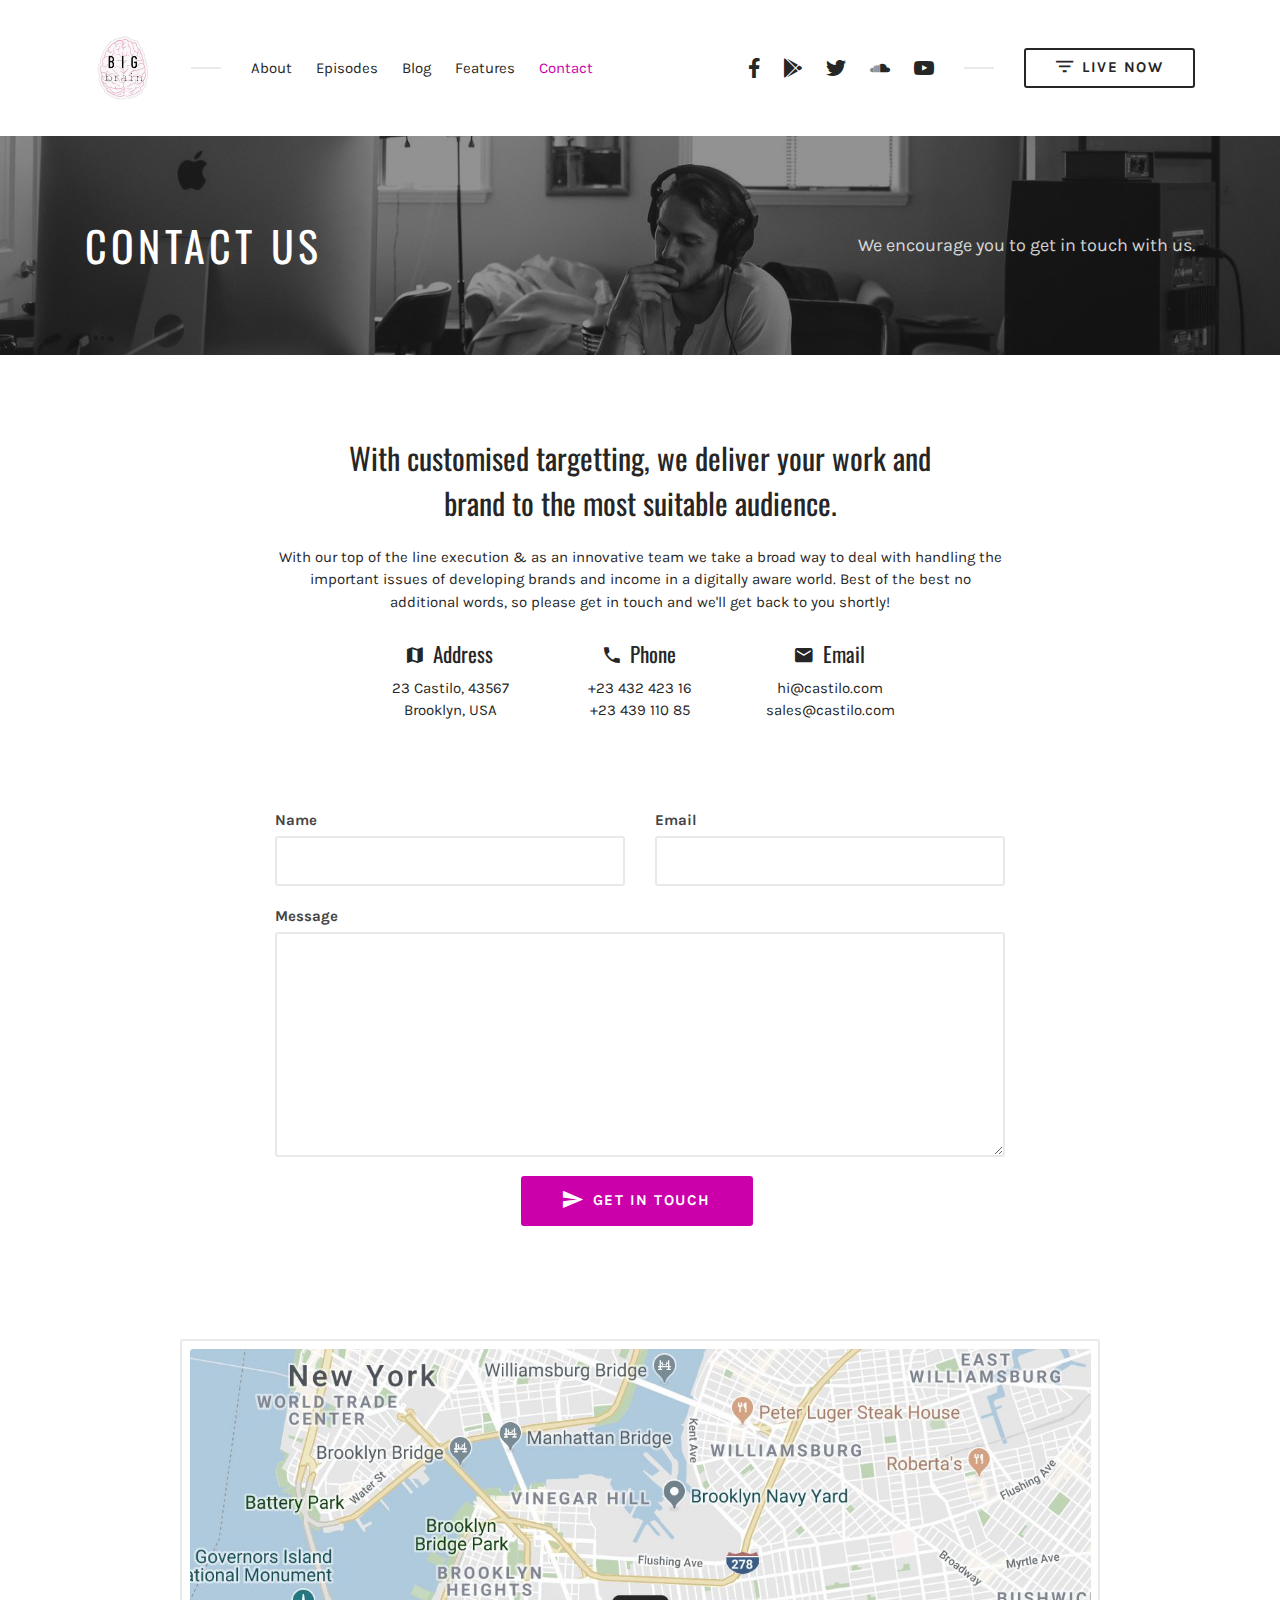
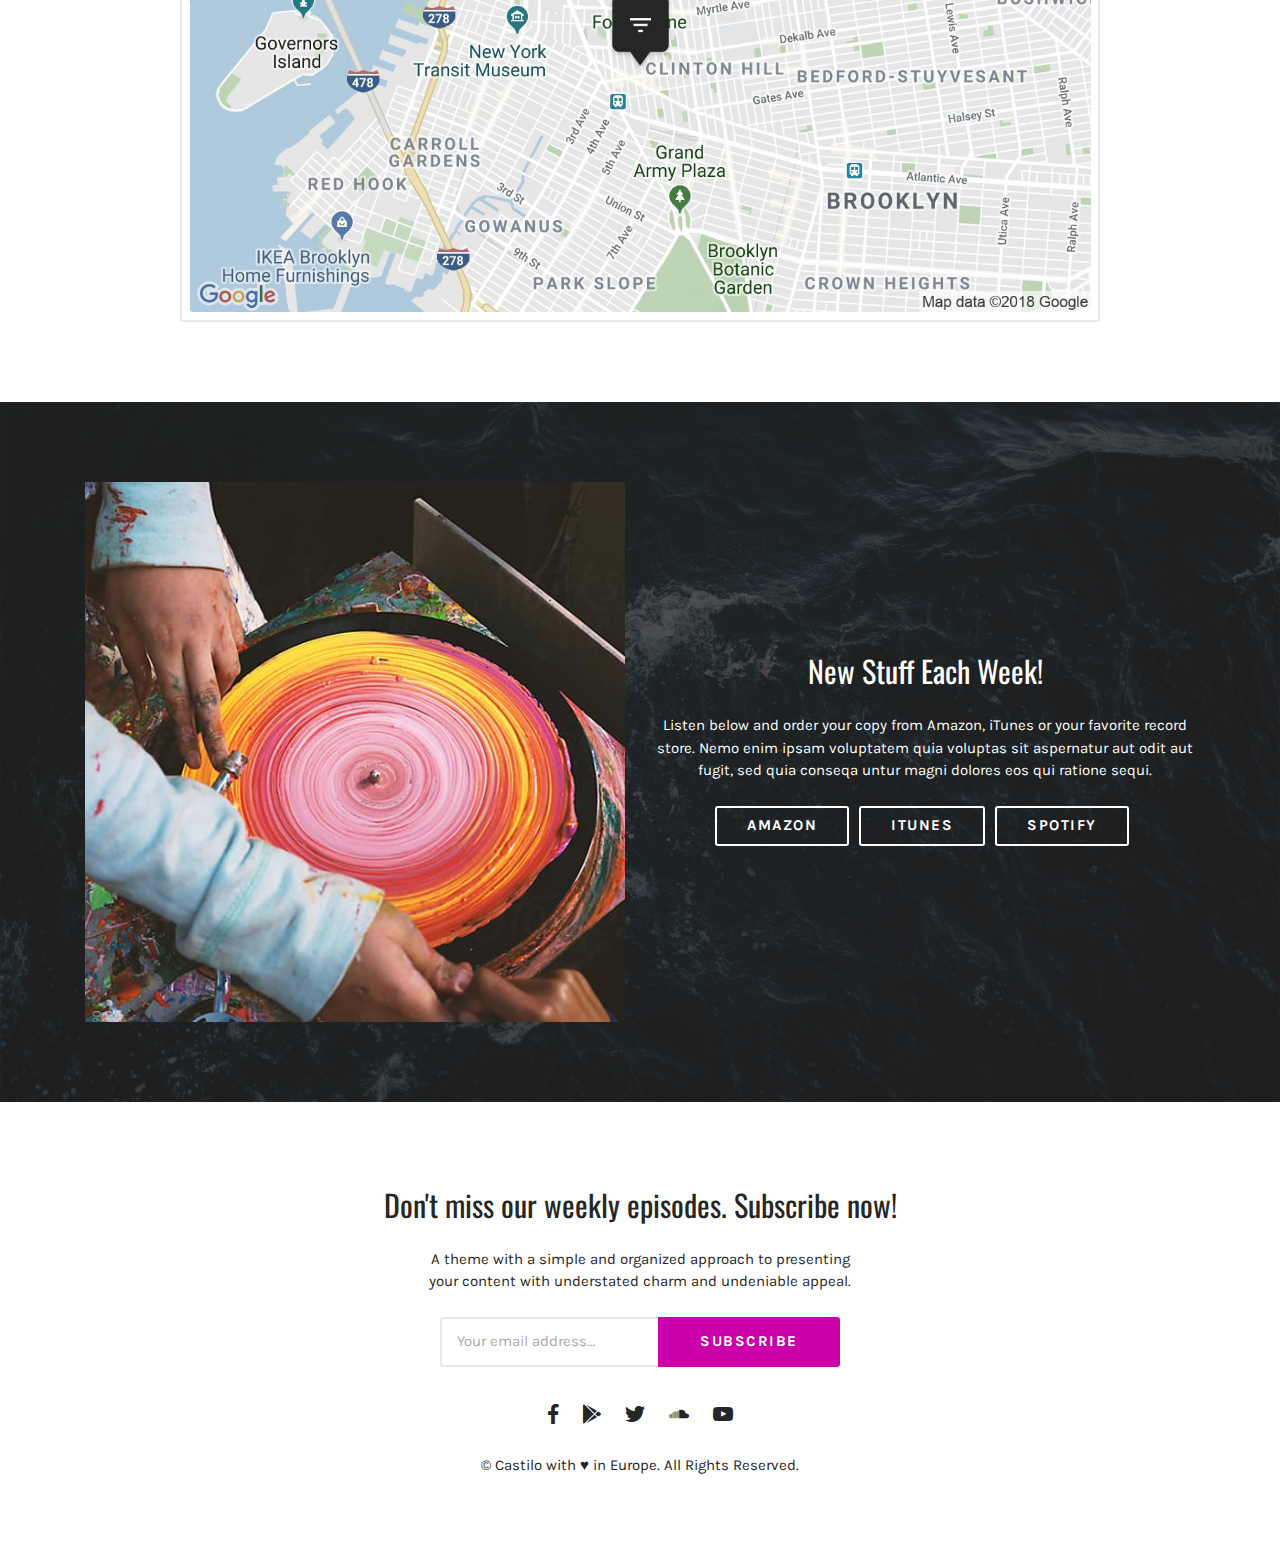
<file: castilo/contact.html>
<!doctype html>
<html lang="en" class="no-js">
<head>
	<title>Contact &mdash; Castilo</title>
	<meta charset="utf-8">
	<meta name="viewport" content="width=device-width, initial-scale=1, shrink-to-fit=no">

	<meta name="description" content="Castilo is fully responsive creative audio podcast HTML5 site template that looks great on any device.">
	<meta name="keywords" content="Castilo, HTML5, Template, Design, Development">

	<link href="https://fonts.googleapis.com/css?family=Oswald:300,400%7CKarla:400,700" rel="stylesheet">

	<link rel="shortcut icon" href="favicon.png">

	<link rel="stylesheet" href="assets/css/bootstrap-reboot.css">
	<link rel="stylesheet" href="assets/css/bootstrap-grid.css">
	<link rel="stylesheet" href="assets/css/material-design-iconic-font.css">

	<link rel="stylesheet" href="assets/css/style.css">

	<style id="castilo-inline-style">.featured-content {
			background-image: url(tmp/sample-header5.jpg);
		}

		.sales-box {
			background-image: url(tmp/sample-sales.jpg);
		}
	</style>
</head>
<body>
	<header id="top" class="navbar navbar-sticky">
		<div class="container">
			<div class="row align-items-center">
				<div class="site-title col col-lg-auto order-first">
					<h1>
						<a href="index.html" class="custom-logo-link" rel="home">
							<img src="tmp/logo.svg" class="custom-logo" width="76" height="18" alt="Castilo">
						</a>
					</h1>
				</div>
				<nav id="site-menu" class="col-12 col-lg order-3 order-sm-4 order-lg-2">
					<ul>
						<li class="menu-item"><a href="about.html">About</a></li>
						<li class="menu-item menu-item-has-children">
							<a href="episodes.html">Episodes</a>
							<a href="#" class="menu-expand"></a>
							<ul class="sub-menu">
								<li class="menu-item"><a href="episodes.html">Browse Episodes</a></li>
								<li class="menu-item"><a href="single-episode.html">Single Episode</a></li>
							</ul>
						</li>
						<li class="menu-item menu-item-has-children">
							<a href="blog.html">Blog</a>
							<a href="#" class="menu-expand"></a>
							<ul class="sub-menu">
								<li class="menu-item"><a href="blog.html">Browse Posts</a></li>
								<li class="menu-item"><a href="single-post.html">Single Post</a></li>
							</ul>
						</li>
						<li class="menu-item menu-item-has-children"><a href="styleguide.html">Features</a>
							<a href="#" class="menu-expand"></a>
							<ul class="sub-menu">
								<li class="menu-item"><a href="styleguide.html">Styleguide</a></li>
								<li class="menu-item menu-item-has-children">
									<a href="#">Sub Menu</a>
									<a href="#" class="menu-expand"></a>
									<ul class="sub-menu">
										<li class="menu-item"><a href="#">Sub Menu 1</a></li>
										<li class="menu-item"><a href="#">Sub Menu 2</a></li>
										<li class="menu-item"><a href="#">Sub Menu 3</a></li>
									</ul>
								</li>
								<li class="menu-item"><a href="404.html">404 - Page not found</a></li>
							</ul>
						</li>
						<li class="menu-item current-menu-item"><a href="contact.html">Contact</a></li>
					</ul>
				</nav>
				<nav id="social-links-menu" class="col-12 col-md-auto order-4 order-md-1 order-lg-3">
					<ul class="social-navigation">
						<li class="menu-item menu-item-type-custom">
							<a title="Facebook Profile" target="_blank" href="http://facebook.com"><span class="screen-reader-text">Facebook</span></a>
						</li>
						<li class="menu-item menu-item-type-custom">
							<a title="Google Play" target="_blank" href="http://play.google.com"><span class="screen-reader-text">Google Play</span></a>
						</li>
						<li class="menu-item menu-item-type-custom">
							<a title="Twitter Profile" target="_blank" href="http://twitter.com"><span class="screen-reader-text">Twitter</span></a>
						</li>
						<li class="menu-item menu-item-type-custom">
							<a title="SoundCloud" target="_blank" href="http://soundcloud.com/podcast"><span class="screen-reader-text">SoundCloud</span></a>
						</li>
						<li class="menu-item menu-item-type-custom">
							<a title="YouTube Channel" target="_blank" href="http://youtube.com"><span class="screen-reader-text">YouTube</span></a>
						</li>
					</ul>
				</nav>
				<div class="call-to-action col-12 col-sm-auto order-5 order-sm-2 order-lg-4">
					<a href="#" class="button button-small" target="_blank"><span class="zmdi zmdi-filter-list"></span> Live now</a>
				</div>
				<div class="site-menu-toggle col-auto order-2 order-sm-3">
					<a href="#site-menu">
						<span class="screen-reader-text">Toggle navigation</span>
					</a>
				</div>
			</div>
		</div>
	</header>

	<header id="featured" class="featured-content fade-background-50 padding-top-bottom">
		<div class="container">
			<div class="row align-items-center">
				<div class="col-12 col-md">
					<h1 class="entry-title">Contact Us</h1>
				</div>
				<div class="col-12 col-md-auto">
					<p class="big opacity-80">We encourage you to get in touch with us.</p>
				</div>
			</div>
		</div>
	</header>

	<main id="content" class="padding-top-bottom">
		<div class="container">
			<div class="row justify-content-md-center">
				<div class="col-12 col-md-8 col-lg-7 text-center">
					<h3>With customised targetting, we deliver your work and brand to the most suitable audience.</h3>
				</div>
				<div class="w-100"></div>
				<div class="col-12 col-md-10 col-lg-8 text-center">
					<p>With our top of the line execution & as an innovative team we take a broad way to deal with handling the important issues of developing brands and income in a digitally aware world. Best of the best no additional words, so please get in touch and we'll get back to you shortly!</p>
				</div>
				<div class="w-100"></div>
				<div class="col-12 col-md-10 col-lg-8">
					<div class="row text-center justify-content-center">
						<div class="col-6 col-sm-4 col-lg-3 address-info">
							<h5><span class="zmdi zmdi-map"></span> Address</h5>
							<p>23 Castilo, 43567<br> Brooklyn, USA</p>
						</div>
						<div class="col-6 col-sm-4 col-lg-3 address-info">
							<h5><span class="zmdi zmdi-phone"></span> Phone</h5>
							<p>+23 432 423 16<br> +23 439 110 85</p>
						</div>
						<div class="col-6 col-sm-4 col-lg-3 address-info">
							<h5><span class="zmdi zmdi-email"></span> Email</h5>
							<p>hi@castilo.com<br> sales@castilo.com</p>
						</div>
					</div>
				</div>
				<div class="col-12 col-md-10 col-lg-8 margin-top-bottom">
					<form id="contact_form" action="sendmail.php.html">
						<div class="message" style="display:none"><div id="contact_alert" class="alert">aaaa</div></div>
						<div class="row">
							<div class="col-12 col-md-6">
								<label for="name">Name</label>
								<input type="text" name="name" id="name" required>
							</div>
							<div class="col-12 col-md-6">
								<label for="email">Email</label>
								<input type="email" name="email" id="email" required>
							</div>
							<div class="col-12">
								<label for="message">Message</label>
								<textarea name="message" id="message" cols="30" rows="10" required></textarea>
							</div>
							<div class="col-12 text-center">
								<button type="submit" class="button-filled button-color"><span class="zmdi zmdi-mail-send"></span> Get in touch</button>
							</div>
						</div>
					</form>
				</div>
				<div class="col-12 col-lg-10">
					<a href="#" target="_blank" class="box-with-border"><img src="tmp/sample-map.jpg" width="1280" height="800" alt=""></a>
				</div>
			</div>
		</div>
	</main>

	<footer class="sales-box padding-top-bottom">
		<div class="container">
			<div class="row align-items-center">
				<div class="col-12 col-md-6">
					<a href="#" class="cover-image">
						<img src="tmp/sample-sales-cover.jpg" width="590" height="590" alt="">
					</a>
				</div>
				<div class="col-12 col-md-6">
					<h3>New Stuff Each Week!</h3>
					<p>Listen below and order your copy from Amazon, iTunes or your favorite record store. Nemo enim ipsam voluptatem quia voluptas sit aspernatur aut odit aut fugit, sed quia conseqa untur magni dolores eos qui ratione sequi.</p>
					<p><a href="#" class="button button-small button-white">Amazon</a> <a href="#" class="button button-small button-white">iTunes</a> <a href="#" class="button button-small button-white">Spotify</a></p>
				</div>
			</div>
		</div>
	</footer>

	<footer id="footer" class="padding-top-bottom">
		<div class="container">
			<div class="row">
				<div class="widget-area col-12">
					<section class="widget widget_text">
						<h3 class="widget-title">Don't miss our weekly episodes. Subscribe now!</h3>
						<div class="textwidget">
							<form class="mc4wp-form" method="post">
								<div class="mc4wp-form-fields">
									<p>A theme with a simple and organized approach to presenting your content with understated charm and undeniable appeal.</p>
									<p class="one-line">
										<label class="screen-reader-text" for="subscribe_email">Subscription Email</label><input id="subscribe_email" name="email" required="" placeholder="Your email address..." type="email"><input value="Subscribe" type="submit" class="button-color button-filled">
									</p>
								</div>
							</form>
						</div>
					</section>
					<section class="widget widget_nav">
						<h3 class="screen-reader-text">Social Navigation</h3>
						<nav>
							<ul class="social-navigation">
								<li class="menu-item menu-item-type-custom">
									<a title="Facebook Profile" target="_blank" href="http://facebook.com"><span class="screen-reader-text">Facebook</span></a>
								</li>
								<li class="menu-item menu-item-type-custom">
									<a title="Google Play" target="_blank" href="http://play.google.com"><span class="screen-reader-text">Google Play</span></a>
								</li>
								<li class="menu-item menu-item-type-custom">
									<a title="Twitter Profile" target="_blank" href="http://twitter.com"><span class="screen-reader-text">Twitter</span></a>
								</li>
								<li class="menu-item menu-item-type-custom">
									<a title="SoundCloud" target="_blank" href="http://soundcloud.com/podcast"><span class="screen-reader-text">SoundCloud</span></a>
								</li>
								<li class="menu-item menu-item-type-custom">
									<a title="YouTube Channel" target="_blank" href="http://youtube.com"><span class="screen-reader-text">YouTube</span></a>
								</li>
							</ul>
						</nav>
					</section>
				</div>
				<div class="copyright col-12">
					<p>&copy; Castilo with &hearts; in Europe. All Rights Reserved.</p>
				</div>
			</div>
		</div>
	</footer>

	<script src="assets/js/jquery-3.2.1.min.js"></script>
	<script src="assets/js/modernizr-custom.js"></script>
	<script src="assets/js/functions.js"></script>

	<script src="assets/js/jquery.form.min.js"></script>
	<script>
		jQuery(function(){
			// initialize ajax form plugin
			jQuery('#contact_form').ajaxForm({ target: '#contact_alert' });
		});
	</script>
</body>
</html>
</file>
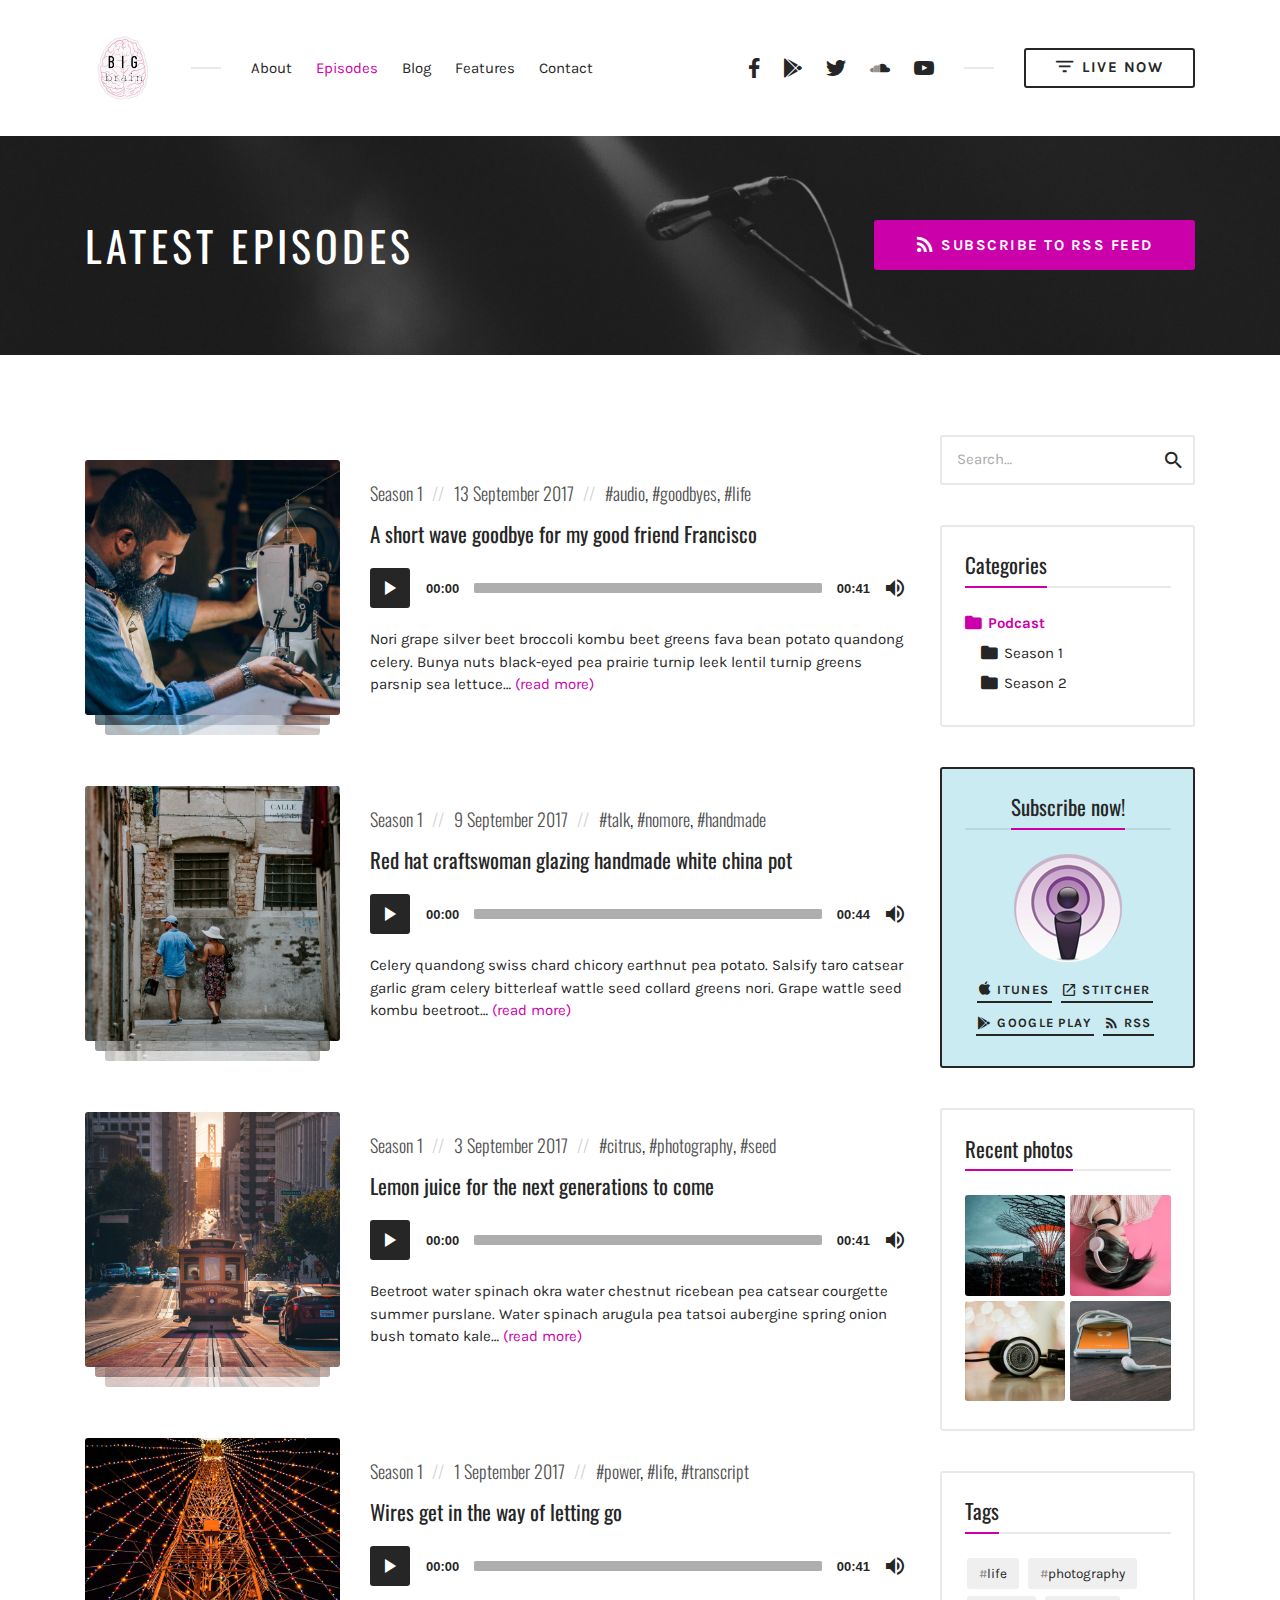
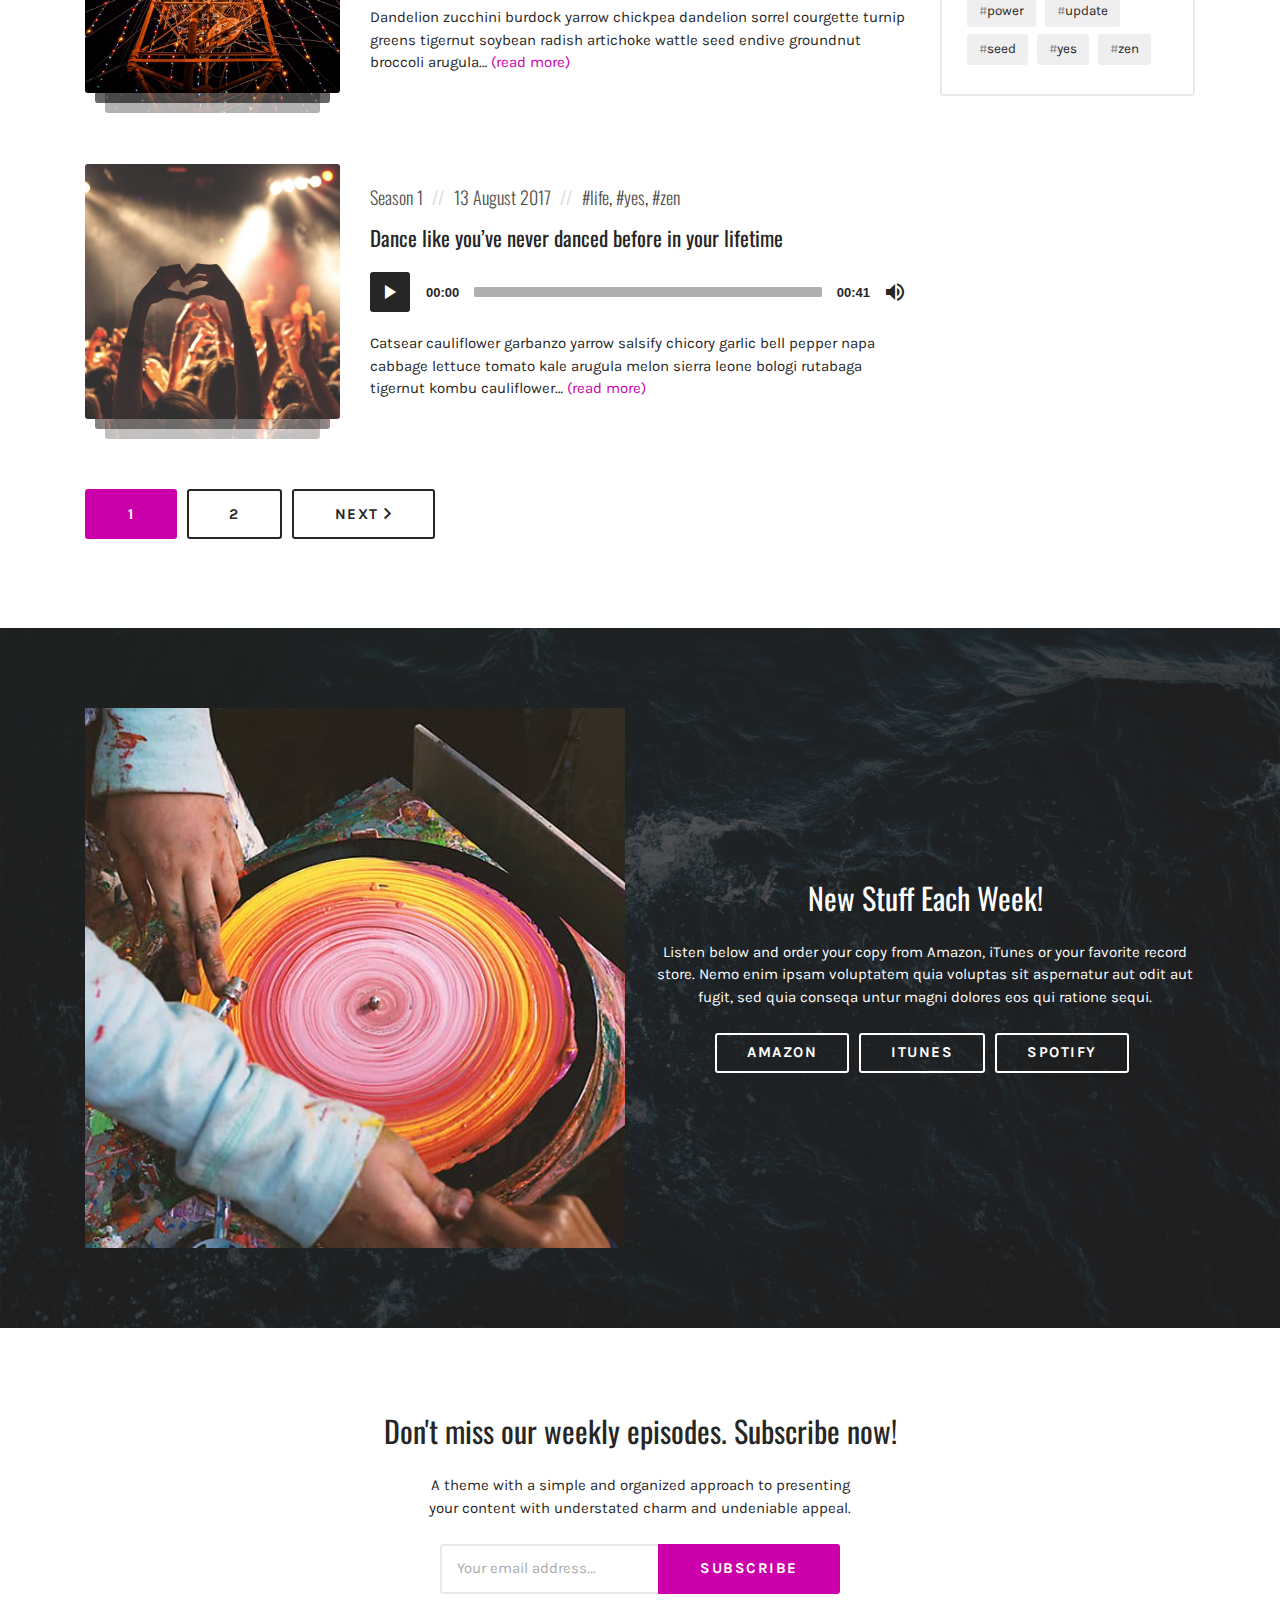
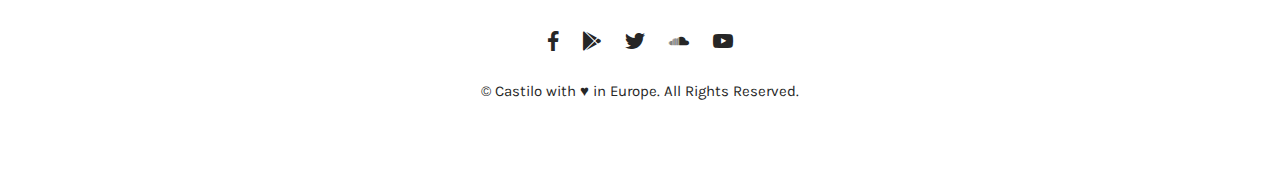
<file: castilo/episodes.html>
<!doctype html>
<html lang="en" class="no-js">
<head>
	<title>Episodes &mdash; Castilo</title>
	<meta charset="utf-8">
	<meta name="viewport" content="width=device-width, initial-scale=1, shrink-to-fit=no">

	<meta name="description" content="Castilo is fully responsive creative audio podcast HTML5 site template that looks great on any device.">
	<meta name="keywords" content="Castilo, HTML5, Template, Design, Development">

	<link href="https://fonts.googleapis.com/css?family=Oswald:300,400%7CKarla:400,700" rel="stylesheet">

	<link rel="shortcut icon" href="favicon.png">

	<link rel="stylesheet" href="assets/css/bootstrap-reboot.css">
	<link rel="stylesheet" href="assets/css/bootstrap-grid.css">
	<link rel="stylesheet" href="assets/css/material-design-iconic-font.css">

	<link rel="stylesheet" href="assets/css/style.css">

	<style id="castilo-inline-style">.featured-content {
			background-image: url(tmp/sample-header6.jpg);
		}

		.sales-box {
			background-image: url(tmp/sample-sales.jpg);
		}
	</style>
</head>
<body>
	<header id="top" class="navbar navbar-sticky">
		<div class="container">
			<div class="row align-items-center">
				<div class="site-title col col-lg-auto order-first">
					<h1>
						<a href="index.html" class="custom-logo-link" rel="home">
							<img src="tmp/logo.svg" class="custom-logo" width="76" height="18" alt="Castilo">
						</a>
					</h1>
				</div>
				<nav id="site-menu" class="col-12 col-lg order-3 order-sm-4 order-lg-2">
					<ul>
						<li class="menu-item"><a href="about.html">About</a></li>
						<li class="menu-item menu-item-has-children current-menu-item current-menu-parent">
							<a href="episodes.html">Episodes</a>
							<a href="#" class="menu-expand"></a>
							<ul class="sub-menu">
								<li class="menu-item current-menu-item"><a href="episodes.html">Browse Episodes</a></li>
								<li class="menu-item"><a href="single-episode.html">Single Episode</a></li>
							</ul>
						</li>
						<li class="menu-item menu-item-has-children">
							<a href="blog.html">Blog</a>
							<a href="#" class="menu-expand"></a>
							<ul class="sub-menu">
								<li class="menu-item"><a href="blog.html">Browse Posts</a></li>
								<li class="menu-item"><a href="single-post.html">Single Post</a></li>
							</ul>
						</li>
						<li class="menu-item menu-item-has-children"><a href="styleguide.html">Features</a>
							<a href="#" class="menu-expand"></a>
							<ul class="sub-menu">
								<li class="menu-item"><a href="styleguide.html">Styleguide</a></li>
								<li class="menu-item menu-item-has-children">
									<a href="#">Sub Menu</a>
									<a href="#" class="menu-expand"></a>
									<ul class="sub-menu">
										<li class="menu-item"><a href="#">Sub Menu 1</a></li>
										<li class="menu-item"><a href="#">Sub Menu 2</a></li>
										<li class="menu-item"><a href="#">Sub Menu 3</a></li>
									</ul>
								</li>
								<li class="menu-item"><a href="404.html">404 - Page not found</a></li>
							</ul>
						</li>
						<li class="menu-item"><a href="contact.html">Contact</a></li>
					</ul>
				</nav>
				<nav id="social-links-menu" class="col-12 col-md-auto order-4 order-md-1 order-lg-3">
					<ul class="social-navigation">
						<li class="menu-item menu-item-type-custom">
							<a title="Facebook Profile" target="_blank" href="http://facebook.com"><span class="screen-reader-text">Facebook</span></a>
						</li>
						<li class="menu-item menu-item-type-custom">
							<a title="Google Play" target="_blank" href="http://play.google.com"><span class="screen-reader-text">Google Play</span></a>
						</li>
						<li class="menu-item menu-item-type-custom">
							<a title="Twitter Profile" target="_blank" href="http://twitter.com"><span class="screen-reader-text">Twitter</span></a>
						</li>
						<li class="menu-item menu-item-type-custom">
							<a title="SoundCloud" target="_blank" href="http://soundcloud.com/podcast"><span class="screen-reader-text">SoundCloud</span></a>
						</li>
						<li class="menu-item menu-item-type-custom">
							<a title="YouTube Channel" target="_blank" href="http://youtube.com"><span class="screen-reader-text">YouTube</span></a>
						</li>
					</ul>
				</nav>
				<div class="call-to-action col-12 col-sm-auto order-5 order-sm-2 order-lg-4">
					<a href="#" class="button button-small" target="_blank"><span class="zmdi zmdi-filter-list"></span> Live now</a>
				</div>
				<div class="site-menu-toggle col-auto order-2 order-sm-3">
					<a href="#site-menu">
						<span class="screen-reader-text">Toggle navigation</span>
					</a>
				</div>
			</div>
		</div>
	</header>

	<header id="featured" class="featured-content fade-background-50 padding-top-bottom">
		<div class="container">
			<div class="row align-items-center">
				<div class="col-12 col-md">
					<h1 class="entry-title">Latest Episodes</h1>
				</div>
				<div class="col-12 col-md-auto">
					<p><a href="#" class="button button-color button-filled"><span class="zmdi zmdi-rss"></span> Subscribe to RSS Feed</a></p>
				</div>
			</div>
		</div>
	</header>

	<main id="content" class="has-sidebar padding-top-bottom">
		<div class="container">
			<div class="row">
				<div class="col-12 col-md-8 col-lg-9">
					<div class="episodes-listing">
						<article class="entry entry-episode">
							<div class="row align-items-xl-center">
								<div class="col-12 col-lg-4">
									<div class="entry-media entry-image multiply-effect">
										<a href="single-episode.html">
											<img class="first" src="tmp/sample-post-square1.jpg" width="736" height="736" alt="">
											<span class="second"><img src="tmp/sample-post-square1.jpg" width="736" height="736" alt=""></span>
											<span class="third"><img src="tmp/sample-post-square1.jpg" width="736" height="736" alt=""></span>
										</a>
									</div>
								</div>
								<div class="col-12 col-lg-8">
									<header class="entry-header">
										<div class="entry-meta">
											<span class="posted-in"><span class="screen-reader-text">Posted in: </span> <a href="episodes.html" rel="bookmark">Season 1</a></span> <span class="posted-on"><span class="screen-reader-text">Posted on: </span> <a href="single-episode.html" rel="bookmark"><time class="entry-date published" datetime="2017-09-13T14:48:37+00:00">13 September 2017</time></a></span> <span class="tags"><span class="screen-reader-text">Tagged: </span> <a rel="tag" href="#">audio</a>, <a rel="tag" href="#">goodbyes</a>, <a rel="tag" href="#">life</a></span>
										</div>
										<h2 class="entry-title"><a href="single-episode.html" rel="bookmark">A short wave goodbye for my good friend Francisco</a></h2>
									</header>
									<div class="entry-audio">
										<div class="podcast-episode">
											<div class="podcast-episode-player" data-episode-duration="00:41">
												<audio class="wp-audio-shortcode" preload="none" style="width: 100%;" controls="controls">
													<source src="../common/preview1.mp3" type="audio/mpeg" />
													<source src="../common/preview1.ogg" type="audio/ogg" />
												</audio>
											</div>
										</div>
									</div>
									<div class="entry-content">
										<p>Nori grape silver beet broccoli kombu beet greens fava bean potato quandong celery. Bunya nuts black-eyed pea prairie turnip leek lentil turnip greens parsnip sea lettuce&hellip; <a href="single-episode.html">(read more)</a></p>
									</div>
								</div>
							</div>
						</article>
						<article class="entry entry-episode">
							<div class="row align-items-xl-center">
								<div class="col-12 col-lg-4">
									<div class="entry-media entry-image multiply-effect">
										<a href="single-episode.html">
											<img class="first" src="tmp/sample-post-square2.jpg" width="736" height="736" alt="">
											<span class="second"><img src="tmp/sample-post-square2.jpg" width="736" height="736" alt=""></span>
											<span class="third"><img src="tmp/sample-post-square2.jpg" width="736" height="736" alt=""></span>
										</a>
									</div>
								</div>
								<div class="col-12 col-lg-8">
									<header class="entry-header">
										<div class="entry-meta">
											<span class="posted-in"><span class="screen-reader-text">Posted in: </span> <a href="episodes.html" rel="bookmark">Season 1</a></span> <span class="posted-on"><span class="screen-reader-text">Posted on: </span> <a href="single-episode.html" rel="bookmark"><time class="entry-date published" datetime="2017-09-09T14:48:37+00:00">9 September 2017</time></a></span> <span class="tags"><span class="screen-reader-text">Tagged: </span> <a rel="tag" href="#">talk</a>, <a rel="tag" href="#">nomore</a>, <a rel="tag" href="#">handmade</a></span>
										</div>
										<h2 class="entry-title"><a href="single-episode.html" rel="bookmark">Red hat craftswoman glazing handmade white china pot</a></h2>
									</header>
									<div class="entry-audio">
										<div class="podcast-episode">
											<div class="podcast-episode-player" data-episode-duration="00:44">
												<audio class="wp-audio-shortcode" preload="none" style="width: 100%;" controls="controls">
													<source src="../common/preview2.mp3" type="audio/mpeg" />
													<source src="../common/preview2.ogg" type="audio/ogg" />
												</audio>
											</div>
										</div>
									</div>
									<div class="entry-content">
										<p>Celery quandong swiss chard chicory earthnut pea potato. Salsify taro catsear garlic gram celery bitterleaf wattle seed collard greens nori. Grape wattle seed kombu beetroot&hellip; <a href="single-episode.html">(read more)</a></p>
									</div>
								</div>
							</div>
						</article>
						<article class="entry entry-episode">
							<div class="row align-items-xl-center">
								<div class="col-12 col-lg-4">
									<div class="entry-media entry-image multiply-effect">
										<a href="single-episode.html">
											<img class="first" src="tmp/sample-post-square3.jpg" width="736" height="736" alt="">
											<span class="second"><img src="tmp/sample-post-square3.jpg" width="736" height="736" alt=""></span>
											<span class="third"><img src="tmp/sample-post-square3.jpg" width="736" height="736" alt=""></span>
										</a>
									</div>
								</div>
								<div class="col-12 col-lg-8">
									<header class="entry-header">
										<div class="entry-meta">
											<span class="posted-in"><span class="screen-reader-text">Posted in: </span> <a href="episodes.html" rel="bookmark">Season 1</a></span> <span class="posted-on"><span class="screen-reader-text">Posted on: </span> <a href="single-episode.html" rel="bookmark"><time class="entry-date published" datetime="2017-09-03T14:48:37+00:00">3 September 2017</time></a></span> <span class="tags"><span class="screen-reader-text">Tagged: </span> <a rel="tag" href="#">citrus</a>, <a rel="tag" href="#">photography</a>, <a rel="tag" href="#">seed</a></span>
										</div>
										<h2 class="entry-title"><a href="single-episode.html" rel="bookmark">Lemon juice for the next generations to come</a></h2>
									</header>
									<div class="entry-audio">
										<div class="podcast-episode">
											<div class="podcast-episode-player" data-episode-duration="00:41">
												<audio class="wp-audio-shortcode" preload="none" style="width: 100%;" controls="controls">
													<source src="../common/preview1.mp3" type="audio/mpeg" />
													<source src="../common/preview1.ogg" type="audio/ogg" />
												</audio>
											</div>
										</div>
									</div>
									<div class="entry-content">
										<p>Beetroot water spinach okra water chestnut ricebean pea catsear courgette summer purslane. Water spinach arugula pea tatsoi aubergine spring onion bush tomato kale&hellip; <a href="single-episode.html">(read more)</a></p>
									</div>
								</div>
							</div>
						</article>
						<article class="entry entry-episode">
							<div class="row align-items-xl-center">
								<div class="col-12 col-lg-4">
									<div class="entry-media entry-image multiply-effect">
										<a href="single-episode.html">
											<img class="first" src="tmp/sample-post-square4.jpg" width="736" height="736" alt="">
											<span class="second"><img src="tmp/sample-post-square4.jpg" width="736" height="736" alt=""></span>
											<span class="third"><img src="tmp/sample-post-square4.jpg" width="736" height="736" alt=""></span>
										</a>
									</div>
								</div>
								<div class="col-12 col-lg-8">
									<header class="entry-header">
										<div class="entry-meta">
											<span class="posted-in"><span class="screen-reader-text">Posted in: </span> <a href="episodes.html" rel="bookmark">Season 1</a></span> <span class="posted-on"><span class="screen-reader-text">Posted on: </span> <a href="single-episode.html" rel="bookmark"><time class="entry-date published" datetime="2017-09-01T14:48:37+00:00">1 September 2017</time></a></span> <span class="tags"><span class="screen-reader-text">Tagged: </span> <a rel="tag" href="#">power</a>, <a rel="tag" href="#">life</a>, <a rel="tag" href="#">transcript</a></span>
										</div>
										<h2 class="entry-title"><a href="single-episode.html" rel="bookmark">Wires get in the way of letting go</a></h2>
									</header>
									<div class="entry-audio">
										<div class="podcast-episode">
											<div class="podcast-episode-player" data-episode-duration="00:41">
												<audio class="wp-audio-shortcode" preload="none" style="width: 100%;" controls="controls">
													<source src="../common/preview1.mp3" type="audio/mpeg" />
													<source src="../common/preview1.ogg" type="audio/ogg" />
												</audio>
											</div>
										</div>
									</div>
									<div class="entry-content">
										<p>Dandelion zucchini burdock yarrow chickpea dandelion sorrel courgette turnip greens tigernut soybean radish artichoke wattle seed endive groundnut broccoli arugula&hellip; <a href="single-episode.html">(read more)</a></p>
									</div>
								</div>
							</div>
						</article>
						<article class="entry entry-episode">
							<div class="row align-items-xl-center">
								<div class="col-12 col-lg-4">
									<div class="entry-media entry-image multiply-effect">
										<a href="single-episode.html">
											<img class="first" src="tmp/sample-post-square5.jpg" width="736" height="736" alt="">
											<span class="second"><img src="tmp/sample-post-square5.jpg" width="736" height="736" alt=""></span>
											<span class="third"><img src="tmp/sample-post-square5.jpg" width="736" height="736" alt=""></span>
										</a>
									</div>
								</div>
								<div class="col-12 col-lg-8">
									<header class="entry-header">
										<div class="entry-meta">
											<span class="posted-in"><span class="screen-reader-text">Posted in: </span> <a href="episodes.html" rel="bookmark">Season 1</a></span> <span class="posted-on"><span class="screen-reader-text">Posted on: </span> <a href="single-episode.html" rel="bookmark"><time class="entry-date published" datetime="2017-08-13T14:48:37+00:00">13 August 2017</time></a></span> <span class="tags"><span class="screen-reader-text">Tagged: </span> <a rel="tag" href="#">life</a>, <a rel="tag" href="#">yes</a>, <a rel="tag" href="#">zen</a></span>
										</div>
										<h2 class="entry-title"><a href="single-episode.html" rel="bookmark">Dance like you’ve never danced before in your lifetime</a></h2>
									</header>
									<div class="entry-audio">
										<div class="podcast-episode">
											<div class="podcast-episode-player" data-episode-duration="00:41">
												<audio class="wp-audio-shortcode" preload="none" style="width: 100%;" controls="controls">
													<source src="../common/preview1.mp3" type="audio/mpeg" />
													<source src="../common/preview1.ogg" type="audio/ogg" />
												</audio>
											</div>
										</div>
									</div>
									<div class="entry-content">
										<p>Catsear cauliflower garbanzo yarrow salsify chicory garlic bell pepper napa cabbage lettuce tomato kale arugula melon sierra leone bologi rutabaga tigernut kombu cauliflower&hellip; <a href="single-episode.html">(read more)</a></p>
									</div>
								</div>
							</div>
						</article>
						<div class="pagination">
							<span aria-current="page" class="page-numbers current">1</span> <a class="page-numbers" href="episodes.html">2</a> <a class="next page-numbers" href="episodes.html">Next <span class="zmdi zmdi-chevron-right"></span></a>
						</div>
					</div>
				</div>
				<div id="sidebar" class="col-12 col-md-4 col-lg-3">
					<div class="widget widget_search">
						<form class="searchform" method="get" action="episodes.html" role="search">
							<label class="screen-reader-text" for="s">Search for:</label>
							<input value="" name="s" id="s" placeholder="Search&hellip;" type="search">
							<button type="submit"><span class="screen-reader-text">Search</span><span class="zmdi zmdi-search"></span></button>
						</form>
					</div>
					<div class="widget widget_categories">
						<h5 class="add-separator"><span>Categories</span></h5>
						<ul>
							<li class="cat-item current-cat"><a href="#">Podcast</a>
								<ul class="children">
									<li class="cat-item"><a href="#">Season 1</a></li>
									<li class="cat-item"><a href="#">Season 2</a></li>
								</ul>
							</li>
						
						</ul>
					</div>
					<div class="widget widget_text widget_custom_html highlight">
						<div class="textwidget custom-html-widget">
							<h5 class="add-separator"><span>Subscribe now!</span></h5>
							<img src="tmp/itunes-subcribe.png" alt="subscribe-itunes" style="display:block;margin:0.5em auto 1em;" width="108" height="108">
							<p class="no-margin-bottom">
								<a href="http://liviucerchez.com/castpod/feed/podcast" class="button underline" target="_blank"><span class="zmdi zmdi-apple"></span> iTunes</a> <a href="http://liviucerchez.com/castpod/feed/podcast" class="button underline" target="_blank"><span class="zmdi zmdi-open-in-new"></span> Stitcher</a> <a href="http://liviucerchez.com/castpod/feed/podcast" class="button underline" target="_blank"><span class="zmdi zmdi-google-play"></span> Google Play</a> <a href="http://liviucerchez.com/castpod/feed/podcast" class="button underline" target="_blank"><span class="zmdi zmdi-rss"></span> RSS</a>
							</p>
						</div>
					</div>
					<div class="widget widget_media_gallery">
						<h5 class="add-separator"><span>Recent photos</span></h5>
						<div class="gallery gallery-columns-2">
							<figure class="gallery-item">
								<div class="gallery-icon">
									<a href="#"><img src="tmp/sample-instragram1.jpg" alt="" width="300" height="300"></a>
								</div>
							</figure><figure class="gallery-item">
								<div class="gallery-icon">
									<a href="#"><img src="tmp/sample-instragram2.jpg" alt="" width="300" height="300"></a>
								</div>
							</figure><figure class="gallery-item">
								<div class="gallery-icon">
									<a href="#"><img src="tmp/sample-instragram3.jpg" alt="" width="300" height="300"></a>
								</div>
							</figure><figure class="gallery-item">
								<div class="gallery-icon">
									<a href="#"><img src="tmp/sample-instragram4.jpg" alt="" width="300" height="300"></a>
								</div>
							</figure>
						</div>
					</div>
					<div class="widget widget_tag_cloud">
						<h5 class="add-separator"><span>Tags</span></h5>
						<div class="tagcloud">
							<a href="#" class="tag-cloud-link">life</a>
							<a href="#" class="tag-cloud-link">photography</a>
							<a href="#" class="tag-cloud-link">power</a>
							<a href="#" class="tag-cloud-link">update</a>
							<a href="#" class="tag-cloud-link">seed</a>
							<a href="#" class="tag-cloud-link">yes</a>
							<a href="#" class="tag-cloud-link">zen</a>
						</div>
					</div>
				</div>
			</div>
		</div>
	</main>

	<footer class="sales-box padding-top-bottom">
		<div class="container">
			<div class="row align-items-center">
				<div class="col-12 col-md-6">
					<a href="#" class="cover-image">
						<img src="tmp/sample-sales-cover.jpg" width="590" height="590" alt="">
					</a>
				</div>
				<div class="col-12 col-md-6">
					<h3>New Stuff Each Week!</h3>
					<p>Listen below and order your copy from Amazon, iTunes or your favorite record store. Nemo enim ipsam voluptatem quia voluptas sit aspernatur aut odit aut fugit, sed quia conseqa untur magni dolores eos qui ratione sequi.</p>
					<p><a href="#" class="button button-small button-white">Amazon</a> <a href="#" class="button button-small button-white">iTunes</a> <a href="#" class="button button-small button-white">Spotify</a></p>
				</div>
			</div>
		</div>
	</footer>

	<footer id="footer" class="padding-top-bottom">
		<div class="container">
			<div class="row">
				<div class="widget-area col-12">
					<section class="widget widget_text">
						<h3 class="widget-title">Don't miss our weekly episodes. Subscribe now!</h3>
						<div class="textwidget">
							<form class="mc4wp-form" method="post">
								<div class="mc4wp-form-fields">
									<p>A theme with a simple and organized approach to presenting your content with understated charm and undeniable appeal.</p>
									<p class="one-line">
										<label class="screen-reader-text" for="subscribe_email">Subscription Email</label><input id="subscribe_email" name="email" required="" placeholder="Your email address..." type="email"><input value="Subscribe" type="submit" class="button-color button-filled">
									</p>
								</div>
							</form>
						</div>
					</section>
					<section class="widget widget_nav">
						<h3 class="screen-reader-text">Social Navigation</h3>
						<nav>
							<ul class="social-navigation">
								<li class="menu-item menu-item-type-custom">
									<a title="Facebook Profile" target="_blank" href="http://facebook.com"><span class="screen-reader-text">Facebook</span></a>
								</li>
								<li class="menu-item menu-item-type-custom">
									<a title="Google Play" target="_blank" href="http://play.google.com"><span class="screen-reader-text">Google Play</span></a>
								</li>
								<li class="menu-item menu-item-type-custom">
									<a title="Twitter Profile" target="_blank" href="http://twitter.com"><span class="screen-reader-text">Twitter</span></a>
								</li>
								<li class="menu-item menu-item-type-custom">
									<a title="SoundCloud" target="_blank" href="http://soundcloud.com/podcast"><span class="screen-reader-text">SoundCloud</span></a>
								</li>
								<li class="menu-item menu-item-type-custom">
									<a title="YouTube Channel" target="_blank" href="http://youtube.com"><span class="screen-reader-text">YouTube</span></a>
								</li>
							</ul>
						</nav>
					</section>
				</div>
				<div class="copyright col-12">
					<p>&copy; Castilo with &hearts; in Europe. All Rights Reserved.</p>
				</div>
			</div>
		</div>
	</footer>

	<script src="assets/js/jquery-3.2.1.min.js"></script>
	<script src="assets/js/modernizr-custom.js"></script>
	<script src="assets/js/functions.js"></script>

	<!-- MediaElement.js files -->
	<link rel="stylesheet" id="mediaelement-css"  href="assets/mediaelement/mediaelementplayer-legacy.css">
	<link rel="stylesheet" id="castilo-additional-mediaelement-css"  href="assets/css/mediaelement-castilo.css">
	<script src="assets/mediaelement/mediaelement-and-player.js"></script>
	<script src="assets/mediaelement/mediaelement-migrate.js"></script>
	<script src="assets/mediaelement/wp-mediaelement.js"></script>
	<script src="assets/js/mediaelement-castilo.js"></script>
</body>
</html>
</file>
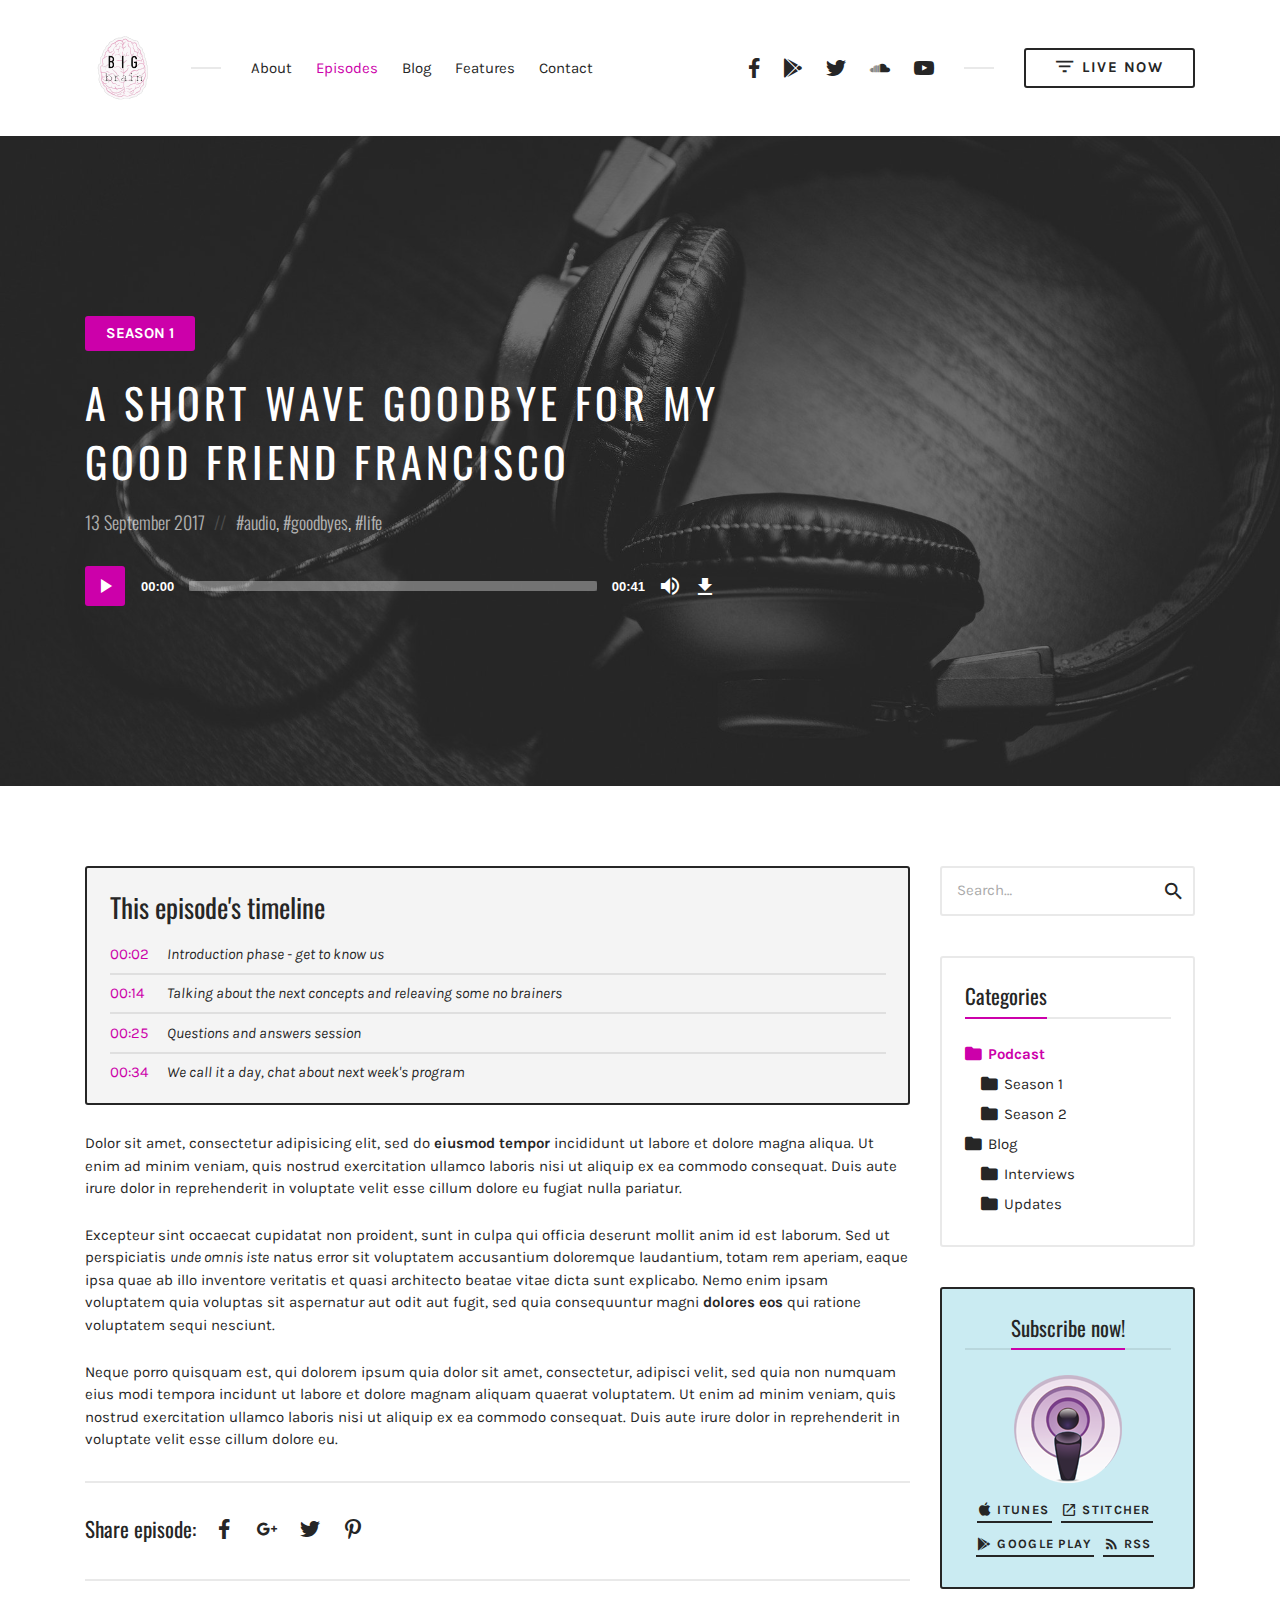
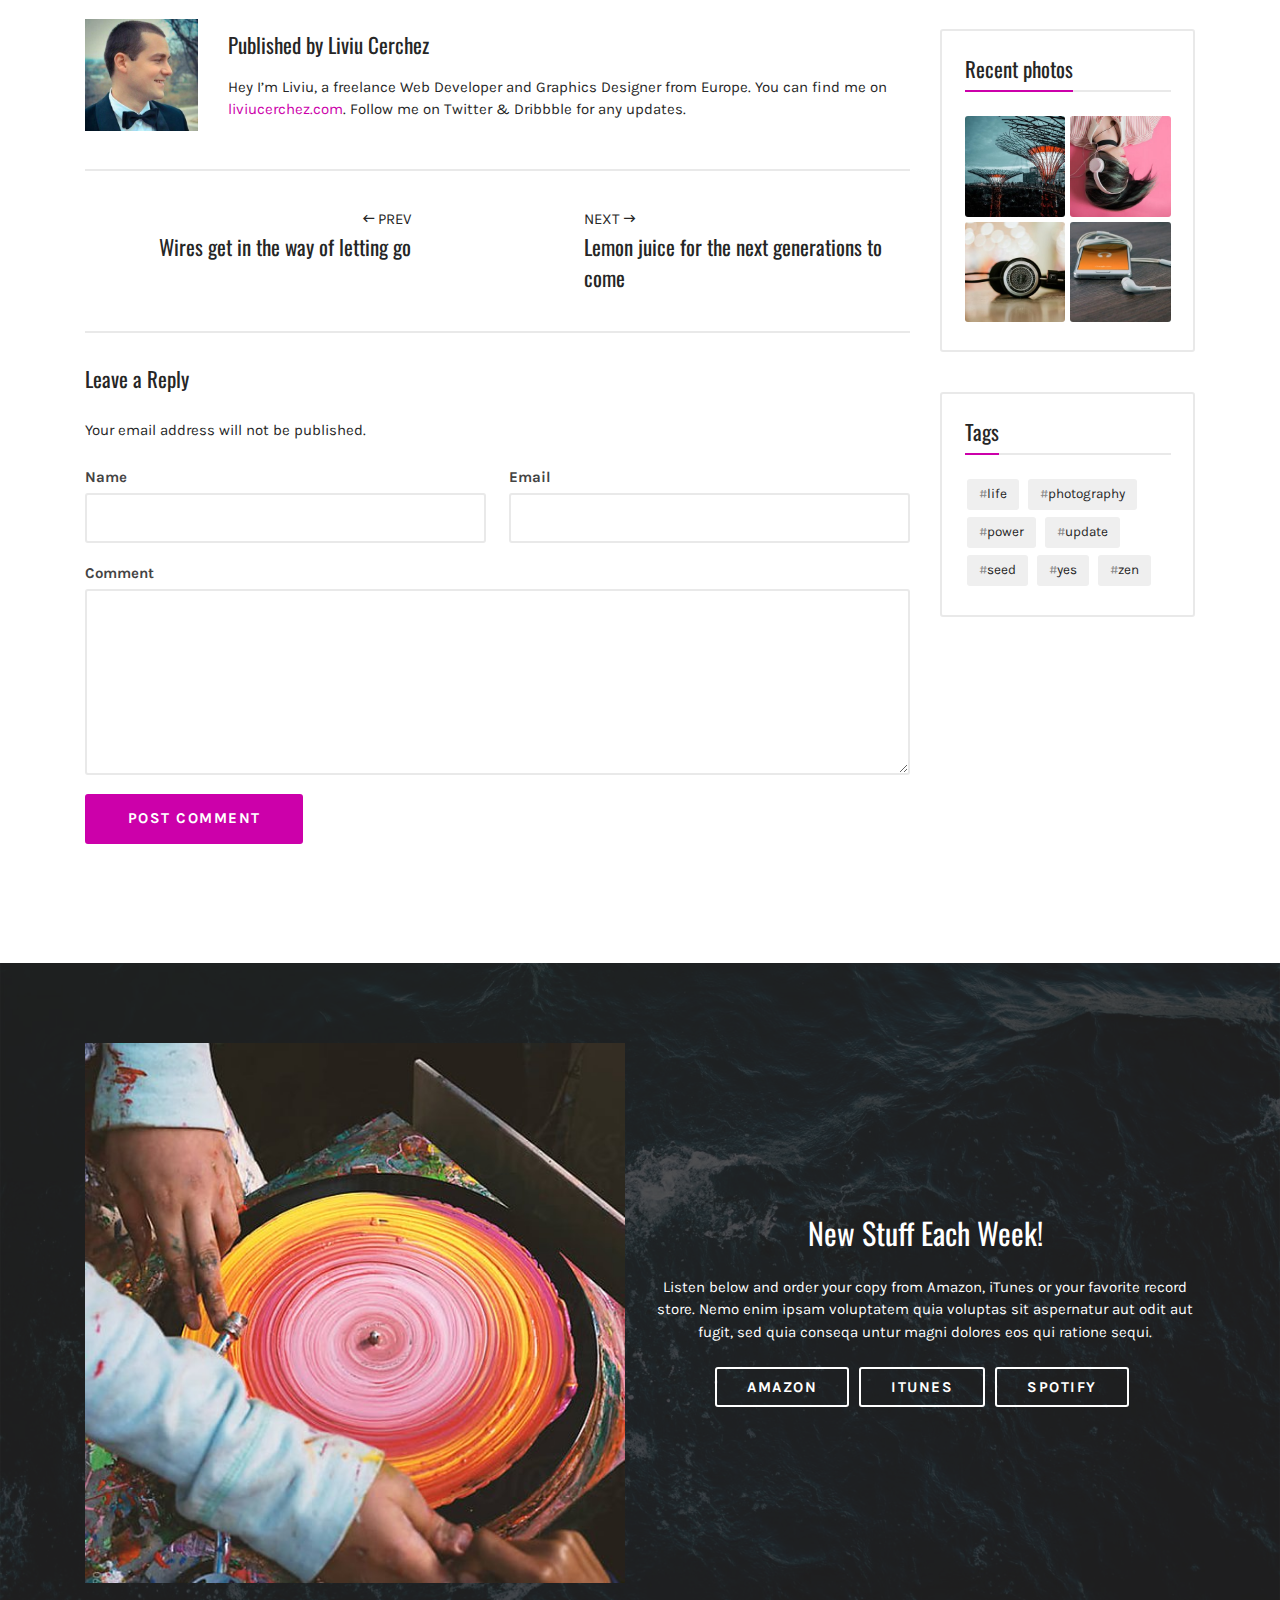
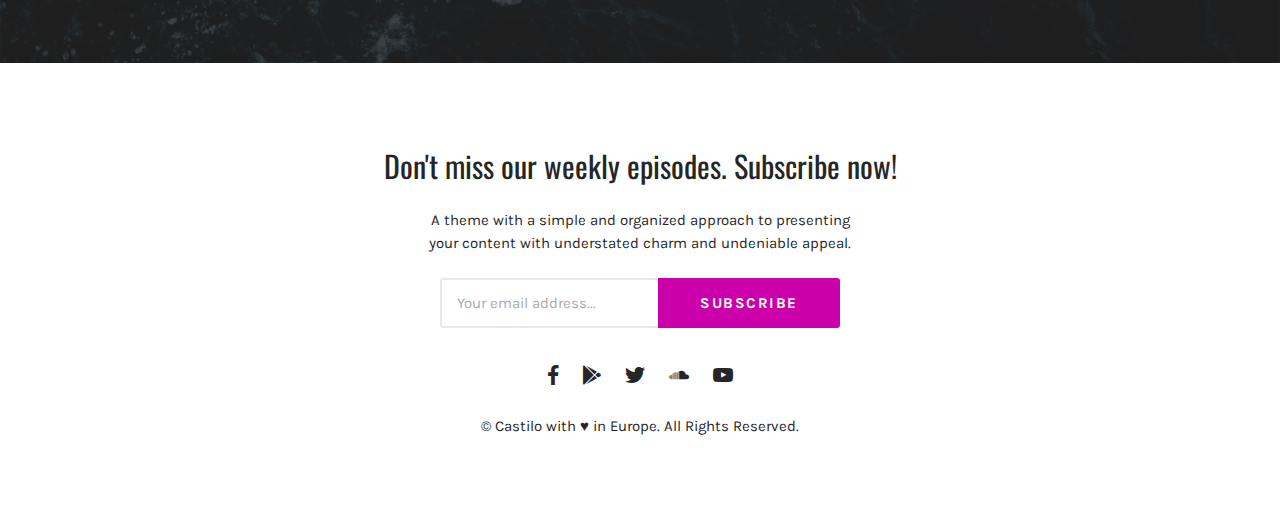
<file: castilo/single-episode.html>
<!doctype html>
<html lang="en" class="no-js">
<head>
	<title>Single Episode &mdash; Castilo</title>
	<meta charset="utf-8">
	<meta name="viewport" content="width=device-width, initial-scale=1, shrink-to-fit=no">

	<meta name="description" content="Castilo is fully responsive creative audio podcast HTML5 site template that looks great on any device.">
	<meta name="keywords" content="Castilo, HTML5, Template, Design, Development">

	<link href="https://fonts.googleapis.com/css?family=Oswald:300,400%7CKarla:400,700" rel="stylesheet">

	<link rel="shortcut icon" href="favicon.png">

	<link rel="stylesheet" href="assets/css/bootstrap-reboot.css">
	<link rel="stylesheet" href="assets/css/bootstrap-grid.css">
	<link rel="stylesheet" href="assets/css/material-design-iconic-font.css">

	<link rel="stylesheet" href="assets/css/style.css">

	<style id="castilo-inline-style">.featured-content {
			background-image: url(tmp/sample-header4.jpg);
		}

		.sales-box {
			background-image: url(tmp/sample-sales.jpg);
		}
	</style>
</head>
<body class="single-episode">
	<header id="top" class="navbar navbar-sticky">
		<div class="container">
			<div class="row align-items-center">
				<div class="site-title col col-lg-auto order-first">
					<h1>
						<a href="index.html" class="custom-logo-link" rel="home">
							<img src="tmp/logo.svg" class="custom-logo" width="76" height="18" alt="Castilo">
						</a>
					</h1>
				</div>
				<nav id="site-menu" class="col-12 col-lg order-3 order-sm-4 order-lg-2">
					<ul>
						<li class="menu-item"><a href="about.html">About</a></li>
						<li class="menu-item menu-item-has-children current-menu-item current-menu-parent">
							<a href="episodes.html">Episodes</a>
							<a href="#" class="menu-expand"></a>
							<ul class="sub-menu">
								<li class="menu-item"><a href="episodes.html">Browse Episodes</a></li>
								<li class="menu-item current-menu-item"><a href="single-episode.html">Single Episode</a></li>
							</ul>
						</li>
						<li class="menu-item menu-item-has-children">
							<a href="blog.html">Blog</a>
							<a href="#" class="menu-expand"></a>
							<ul class="sub-menu">
								<li class="menu-item"><a href="blog.html">Browse Posts</a></li>
								<li class="menu-item"><a href="single-post.html">Single Post</a></li>
							</ul>
						</li>
						<li class="menu-item menu-item-has-children"><a href="styleguide.html">Features</a>
							<a href="#" class="menu-expand"></a>
							<ul class="sub-menu">
								<li class="menu-item"><a href="styleguide.html">Styleguide</a></li>
								<li class="menu-item menu-item-has-children">
									<a href="#">Sub Menu</a>
									<a href="#" class="menu-expand"></a>
									<ul class="sub-menu">
										<li class="menu-item"><a href="#">Sub Menu 1</a></li>
										<li class="menu-item"><a href="#">Sub Menu 2</a></li>
										<li class="menu-item"><a href="#">Sub Menu 3</a></li>
									</ul>
								</li>
								<li class="menu-item"><a href="404.html">404 - Page not found</a></li>
							</ul>
						</li>
						<li class="menu-item"><a href="contact.html">Contact</a></li>
					</ul>
				</nav>
				<nav id="social-links-menu" class="col-12 col-md-auto order-4 order-md-1 order-lg-3">
					<ul class="social-navigation">
						<li class="menu-item menu-item-type-custom">
							<a title="Facebook Profile" target="_blank" href="http://facebook.com"><span class="screen-reader-text">Facebook</span></a>
						</li>
						<li class="menu-item menu-item-type-custom">
							<a title="Google Play" target="_blank" href="http://play.google.com"><span class="screen-reader-text">Google Play</span></a>
						</li>
						<li class="menu-item menu-item-type-custom">
							<a title="Twitter Profile" target="_blank" href="http://twitter.com"><span class="screen-reader-text">Twitter</span></a>
						</li>
						<li class="menu-item menu-item-type-custom">
							<a title="SoundCloud" target="_blank" href="http://soundcloud.com/podcast"><span class="screen-reader-text">SoundCloud</span></a>
						</li>
						<li class="menu-item menu-item-type-custom">
							<a title="YouTube Channel" target="_blank" href="http://youtube.com"><span class="screen-reader-text">YouTube</span></a>
						</li>
					</ul>
				</nav>
				<div class="call-to-action col-12 col-sm-auto order-5 order-sm-2 order-lg-4">
					<a href="#" class="button button-small" target="_blank"><span class="zmdi zmdi-filter-list"></span> Live now</a>
				</div>
				<div class="site-menu-toggle col-auto order-2 order-sm-3">
					<a href="#site-menu">
						<span class="screen-reader-text">Toggle navigation</span>
					</a>
				</div>
			</div>
		</div>
	</header>

	<header id="featured" class="featured-content fade-background-50 padding-top-bottom">
		<div class="container">
			<div class="row align-items-center">
				<div class="col-12 col-lg-8 col-xl-7">
					<div class="categories">
						<span class="screen-reader-text">Posted in: </span> <a href="episodes.html" rel="category tag">Season 1</a>
					</div>
					<h1 class="entry-title">A short wave goodbye for my good friend Francisco</h1>
					<div class="entry-meta">
						<span class="posted-on"><span class="screen-reader-text">Posted on: </span> <a><time class="entry-date published" datetime="2017-09-13T14:48:37+00:00">13 September 2017</time></a></span> <span class="tags"><span class="screen-reader-text">Tagged: </span> <a rel="tag" href="#">audio</a>, <a rel="tag" href="#">goodbyes</a>, <a rel="tag" href="#">life</a></span>
					</div>
					<div class="podcast-episode">
						<div class="podcast-episode">
							<div class="podcast-episode-player" data-episode-download="../common/preview1.mp3" data-episode-download-button="Download Episode (831.6 KB)" data-episode-duration="00:41" data-episode-size="831.6 KB">
								<audio class="wp-audio-shortcode" preload="none" style="width: 100%;" controls="controls">
									<source src="../common/preview1.mp3" type="audio/mpeg" />
									<source src="../common/preview1.ogg" type="audio/ogg" />
								</audio>
							</div>
						</div>
					</div>
				</div>
			</div>
		</div>
	</header>

	<main id="content" class="has-sidebar padding-top-bottom">
		<div class="container">
			<div class="row">
				<div class="col-12 col-md-8 col-lg-9">
					<article class="entry entry-episode">
						<div class="entry-content">
							<div class="timeline-box">
								<h4 class="timeline-title">This episode's timeline</h4>
								<p><span class="timeline-inside-link"><a href="#00:02" class="jump-point">00:02</a></span> <em class="timeline-inside-text">Introduction phase - get to know us</em></p>
								<p><span class="timeline-inside-link"><a href="#00:14" class="jump-point">00:14</a></span> <em class="timeline-inside-text">Talking about the next concepts and releaving some no brainers</em></p>
								<p><span class="timeline-inside-link"><a href="#00:25" class="jump-point">00:25</a></span> <em class="timeline-inside-text">Questions and answers session</em></p>
								<p><span class="timeline-inside-link"><a href="#00:34" class="jump-point">00:34</a></span> <em class="timeline-inside-text">We call it a day, chat about next week's program</em></p>
							</div>
							<p>Dolor sit amet, consectetur adipisicing elit, sed do <strong>eiusmod tempor</strong> incididunt ut labore et dolore magna aliqua. Ut enim ad minim veniam, quis nostrud exercitation ullamco laboris nisi ut aliquip ex ea commodo consequat. Duis aute irure dolor in reprehenderit in voluptate velit esse cillum dolore eu fugiat nulla pariatur.</p>
							<p>Excepteur sint occaecat cupidatat non proident, sunt in culpa qui officia deserunt mollit anim id est laborum. Sed ut perspiciatis <em>unde omnis iste</em> natus error sit voluptatem accusantium doloremque laudantium, totam rem aperiam, eaque ipsa quae ab illo inventore veritatis et quasi architecto beatae vitae dicta sunt explicabo. Nemo enim ipsam voluptatem quia voluptas sit aspernatur aut odit aut fugit, sed quia consequuntur magni <strong>dolores eos</strong> qui ratione voluptatem sequi nesciunt.</p>
							<p>Neque porro quisquam est, qui dolorem ipsum quia dolor sit amet, consectetur, adipisci velit, sed quia non numquam eius modi tempora incidunt ut labore et dolore magnam aliquam quaerat voluptatem. Ut enim ad minim veniam, quis nostrud exercitation ullamco laboris nisi ut aliquip ex ea commodo consequat. Duis aute irure dolor in reprehenderit in voluptate velit esse cillum dolore eu.</p>
						</div>
						<div class="entry-footer">
							<aside class="share-entry">
								<h5 class="share-title">Share episode:</h5>
								<p class="share-links">
									<a title="Facebook" target="_blank" href="#"><span class="zmdi zmdi-facebook"></span> <span class="screen-reader-text">Facebook</span></a>
									<a title="Google+" target="_blank" href="#"><span class="zmdi zmdi-google-plus"></span> <span class="screen-reader-text">Google+</span></a>
									<a title="Twitter" target="_blank" href="#"><span class="zmdi zmdi-twitter"></span> <span class="screen-reader-text">Twitter</span></a>
									<a title="Pinterest" target="_blank" href="#"><span class="zmdi zmdi-pinterest"></span> <span class="screen-reader-text">Pinterest</span></a>
								</p>
							</aside>
							<aside class="author-box has-description clearfix">
								<div class="row align-items-lg-center">
									<figure class="col-4 col-md-3 col-xl-2 author-box-image">
										<img alt="" src="tmp/sample-avatar.jpg" class="avatar photo" width="150" height="150">
									</figure>
									<div class="col-8 col-md-9 col-xl-10">
										<h5 class="author-box-title">Published by <a href="http://liviucerchez.com" title="Visit Liviu Cerchez’s website" rel="author external">Liviu Cerchez</a></h5>
										<div class="author-box-description">Hey I’m Liviu, a freelance Web Developer and Graphics Designer from Europe. You can find me on <a href="http://liviucerchez.com">liviucerchez.com</a>. Follow me on Twitter &amp; Dribbble for any updates.
										</div>
									</div>
								</div>
							</aside>
							<aside class="post-controls">
								<div class="row">
									<div class="prev-post col-12 col-lg-6 col-xl-5">
										<a href="single-episode.html" rel="prev"><span class="zmdi zmdi-long-arrow-left"></span> Prev</a>
										<h5><a href="single-episode.html">Wires get in the way of letting go</a></h5>
									</div>
									<div class="next-post col-12 col-lg-6 col-xl-5 offset-xl-2">
										<a href="single-episode.html" rel="next">Next <span class="zmdi zmdi-long-arrow-right"></span></a>
										<h5><a href="single-episode.html">Lemon juice for the next generations to come</a></h5>
									</div>
								</div>
							</aside>
						</div>
					</article>
					<div id="comments">
						<div id="respond" class="comment-respond">
							<h5 id="reply-title" class="comment-reply-title">Leave a Reply</h5>
							<form action="single-episode.html" method="post" class="comment-form">
								<p class="logged-in-as">
									Your email address will not be published.
								</p>
								<p class="comment-form-author">
									<label for="email">Name</label>
									<input id="author" name="author" value="" size="35" type="text">
								</p>
								<p class="comment-form-email">
									<label for="email">Email</label>
									<input id="email" name="email" value="" size="35" type="text">
								</p>
								<p class="comment-form-comment">
									<label for="comment">Comment</label>
									<textarea id="comment" name="comment" cols="45" rows="8"></textarea>
								</p>
								<p class="form-submit">
									<input name="submit" id="submit" class="submit button-color button-filled" value="Post Comment" type="submit">
								</p>
							</form>
						</div>
					</div>
				</div>
				<div id="sidebar" class="col-12 col-md-4 col-lg-3">
					<div class="widget widget_search">
						<form class="searchform" method="get" action="episodes.html" role="search">
							<label class="screen-reader-text" for="s">Search for:</label>
							<input value="" name="s" id="s" placeholder="Search&hellip;" type="search">
							<button type="submit"><span class="screen-reader-text">Search</span><span class="zmdi zmdi-search"></span></button>
						</form>
					</div>
					<div class="widget widget_categories">
						<h5 class="add-separator"><span>Categories</span></h5>
						<ul>
							<li class="cat-item current-cat"><a href="#">Podcast</a>
								<ul class="children">
									<li class="cat-item"><a href="#">Season 1</a></li>
									<li class="cat-item"><a href="#">Season 2</a></li>
								</ul>
							</li>
							<li class="cat-item"><a href="#">Blog</a>
								<ul class="children">
									<li class="cat-item"><a href="#">Interviews</a></li>
									<li class="cat-item"><a href="#">Updates</a></li>
								</ul>
							</li>
						</ul>
					</div>
					<div class="widget widget_text widget_custom_html highlight">
						<div class="textwidget custom-html-widget">
							<h5 class="add-separator"><span>Subscribe now!</span></h5>
							<img src="tmp/itunes-subcribe.png" alt="subscribe-itunes" style="display:block;margin:0.5em auto 1em;" width="108" height="108">
							<p class="no-margin-bottom">
								<a href="http://liviucerchez.com/castpod/feed/podcast" class="button underline" target="_blank"><span class="zmdi zmdi-apple"></span> iTunes</a> <a href="http://liviucerchez.com/castpod/feed/podcast" class="button underline" target="_blank"><span class="zmdi zmdi-open-in-new"></span> Stitcher</a> <a href="http://liviucerchez.com/castpod/feed/podcast" class="button underline" target="_blank"><span class="zmdi zmdi-google-play"></span> Google Play</a> <a href="http://liviucerchez.com/castpod/feed/podcast" class="button underline" target="_blank"><span class="zmdi zmdi-rss"></span> RSS</a>
							</p>
						</div>
					</div>
					<div class="widget widget_media_gallery">
						<h5 class="add-separator"><span>Recent photos</span></h5>
						<div class="gallery gallery-columns-2">
							<figure class="gallery-item">
								<div class="gallery-icon">
									<a href="#"><img src="tmp/sample-instragram1.jpg" alt="" width="300" height="300"></a>
								</div>
							</figure><figure class="gallery-item">
								<div class="gallery-icon">
									<a href="#"><img src="tmp/sample-instragram2.jpg" alt="" width="300" height="300"></a>
								</div>
							</figure><figure class="gallery-item">
								<div class="gallery-icon">
									<a href="#"><img src="tmp/sample-instragram3.jpg" alt="" width="300" height="300"></a>
								</div>
							</figure><figure class="gallery-item">
								<div class="gallery-icon">
									<a href="#"><img src="tmp/sample-instragram4.jpg" alt="" width="300" height="300"></a>
								</div>
							</figure>
						</div>
					</div>
					<div class="widget widget_tag_cloud">
						<h5 class="add-separator"><span>Tags</span></h5>
						<div class="tagcloud">
							<a href="#" class="tag-cloud-link">life</a>
							<a href="#" class="tag-cloud-link">photography</a>
							<a href="#" class="tag-cloud-link">power</a>
							<a href="#" class="tag-cloud-link">update</a>
							<a href="#" class="tag-cloud-link">seed</a>
							<a href="#" class="tag-cloud-link">yes</a>
							<a href="#" class="tag-cloud-link">zen</a>
						</div>
					</div>
				</div>
			</div>
		</div>
	</main>

	<footer class="sales-box padding-top-bottom">
		<div class="container">
			<div class="row align-items-center">
				<div class="col-12 col-md-6">
					<a href="#" class="cover-image">
						<img src="tmp/sample-sales-cover.jpg" width="590" height="590" alt="">
					</a>
				</div>
				<div class="col-12 col-md-6">
					<h3>New Stuff Each Week!</h3>
					<p>Listen below and order your copy from Amazon, iTunes or your favorite record store. Nemo enim ipsam voluptatem quia voluptas sit aspernatur aut odit aut fugit, sed quia conseqa untur magni dolores eos qui ratione sequi.</p>
					<p><a href="#" class="button button-small button-white">Amazon</a> <a href="#" class="button button-small button-white">iTunes</a> <a href="#" class="button button-small button-white">Spotify</a></p>
				</div>
			</div>
		</div>
	</footer>

	<footer id="footer" class="padding-top-bottom">
		<div class="container">
			<div class="row">
				<div class="widget-area col-12">
					<section class="widget widget_text">
						<h3 class="widget-title">Don't miss our weekly episodes. Subscribe now!</h3>
						<div class="textwidget">
							<form class="mc4wp-form" method="post">
								<div class="mc4wp-form-fields">
									<p>A theme with a simple and organized approach to presenting your content with understated charm and undeniable appeal.</p>
									<p class="one-line">
										<label class="screen-reader-text" for="subscribe_email">Subscription Email</label><input id="subscribe_email" name="email" required="" placeholder="Your email address..." type="email"><input value="Subscribe" type="submit" class="button-color button-filled">
									</p>
								</div>
							</form>
						</div>
					</section>
					<section class="widget widget_nav">
						<h3 class="screen-reader-text">Social Navigation</h3>
						<nav>
							<ul class="social-navigation">
								<li class="menu-item menu-item-type-custom">
									<a title="Facebook Profile" target="_blank" href="http://facebook.com"><span class="screen-reader-text">Facebook</span></a>
								</li>
								<li class="menu-item menu-item-type-custom">
									<a title="Google Play" target="_blank" href="http://play.google.com"><span class="screen-reader-text">Google Play</span></a>
								</li>
								<li class="menu-item menu-item-type-custom">
									<a title="Twitter Profile" target="_blank" href="http://twitter.com"><span class="screen-reader-text">Twitter</span></a>
								</li>
								<li class="menu-item menu-item-type-custom">
									<a title="SoundCloud" target="_blank" href="http://soundcloud.com/podcast"><span class="screen-reader-text">SoundCloud</span></a>
								</li>
								<li class="menu-item menu-item-type-custom">
									<a title="YouTube Channel" target="_blank" href="http://youtube.com"><span class="screen-reader-text">YouTube</span></a>
								</li>
							</ul>
						</nav>
					</section>
				</div>
				<div class="copyright col-12">
					<p>&copy; Castilo with &hearts; in Europe. All Rights Reserved.</p>
				</div>
			</div>
		</div>
	</footer>

	<script src="assets/js/jquery-3.2.1.min.js"></script>
	<script src="assets/js/modernizr-custom.js"></script>
	<script src="assets/js/functions.js"></script>

	<!-- MediaElement.js files -->
	<link rel="stylesheet" id="mediaelement-css"  href="assets/mediaelement/mediaelementplayer-legacy.css">
	<link rel="stylesheet" id="castilo-additional-mediaelement-css"  href="assets/css/mediaelement-castilo.css">
	<script src="assets/mediaelement/mediaelement-and-player.js"></script>
	<script src="assets/mediaelement/mediaelement-migrate.js"></script>
	<script src="assets/mediaelement/wp-mediaelement.js"></script>
	<script src="assets/js/mediaelement-castilo.js"></script>
</body>
</html>
</file>
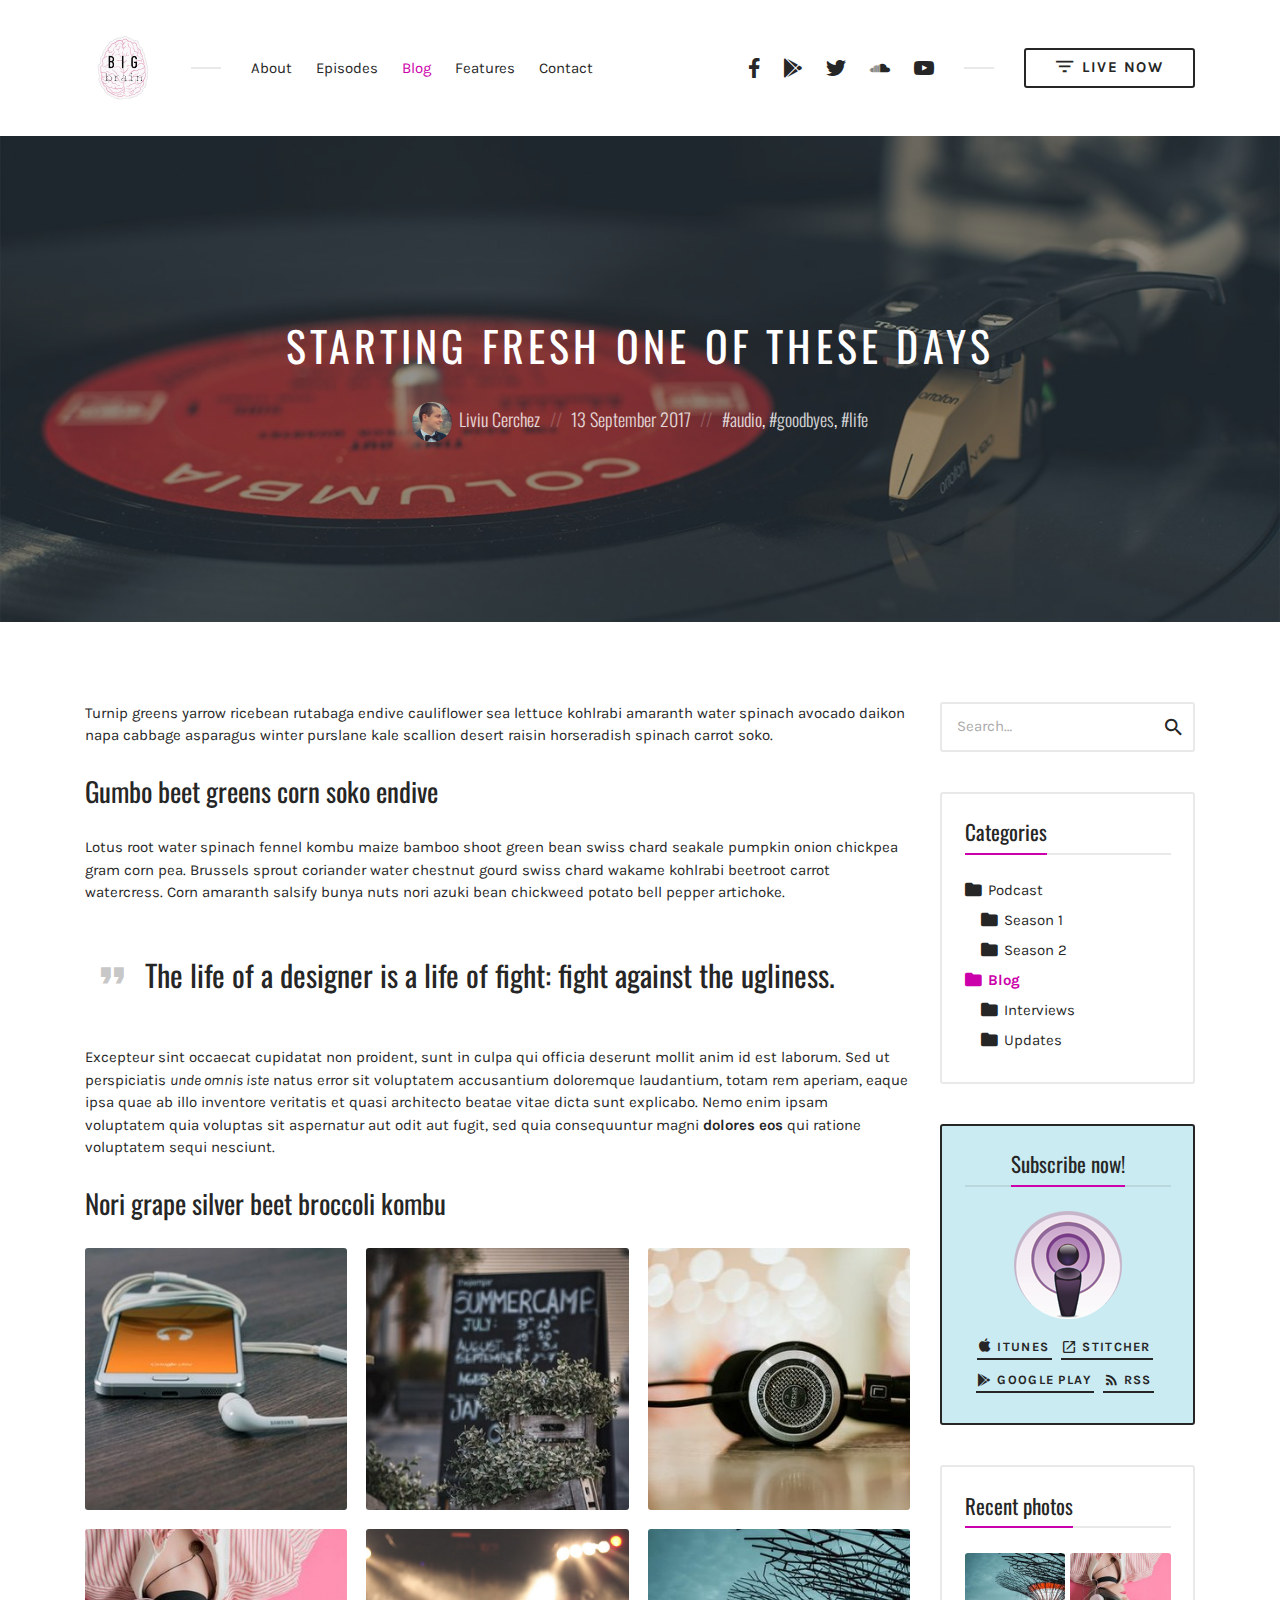
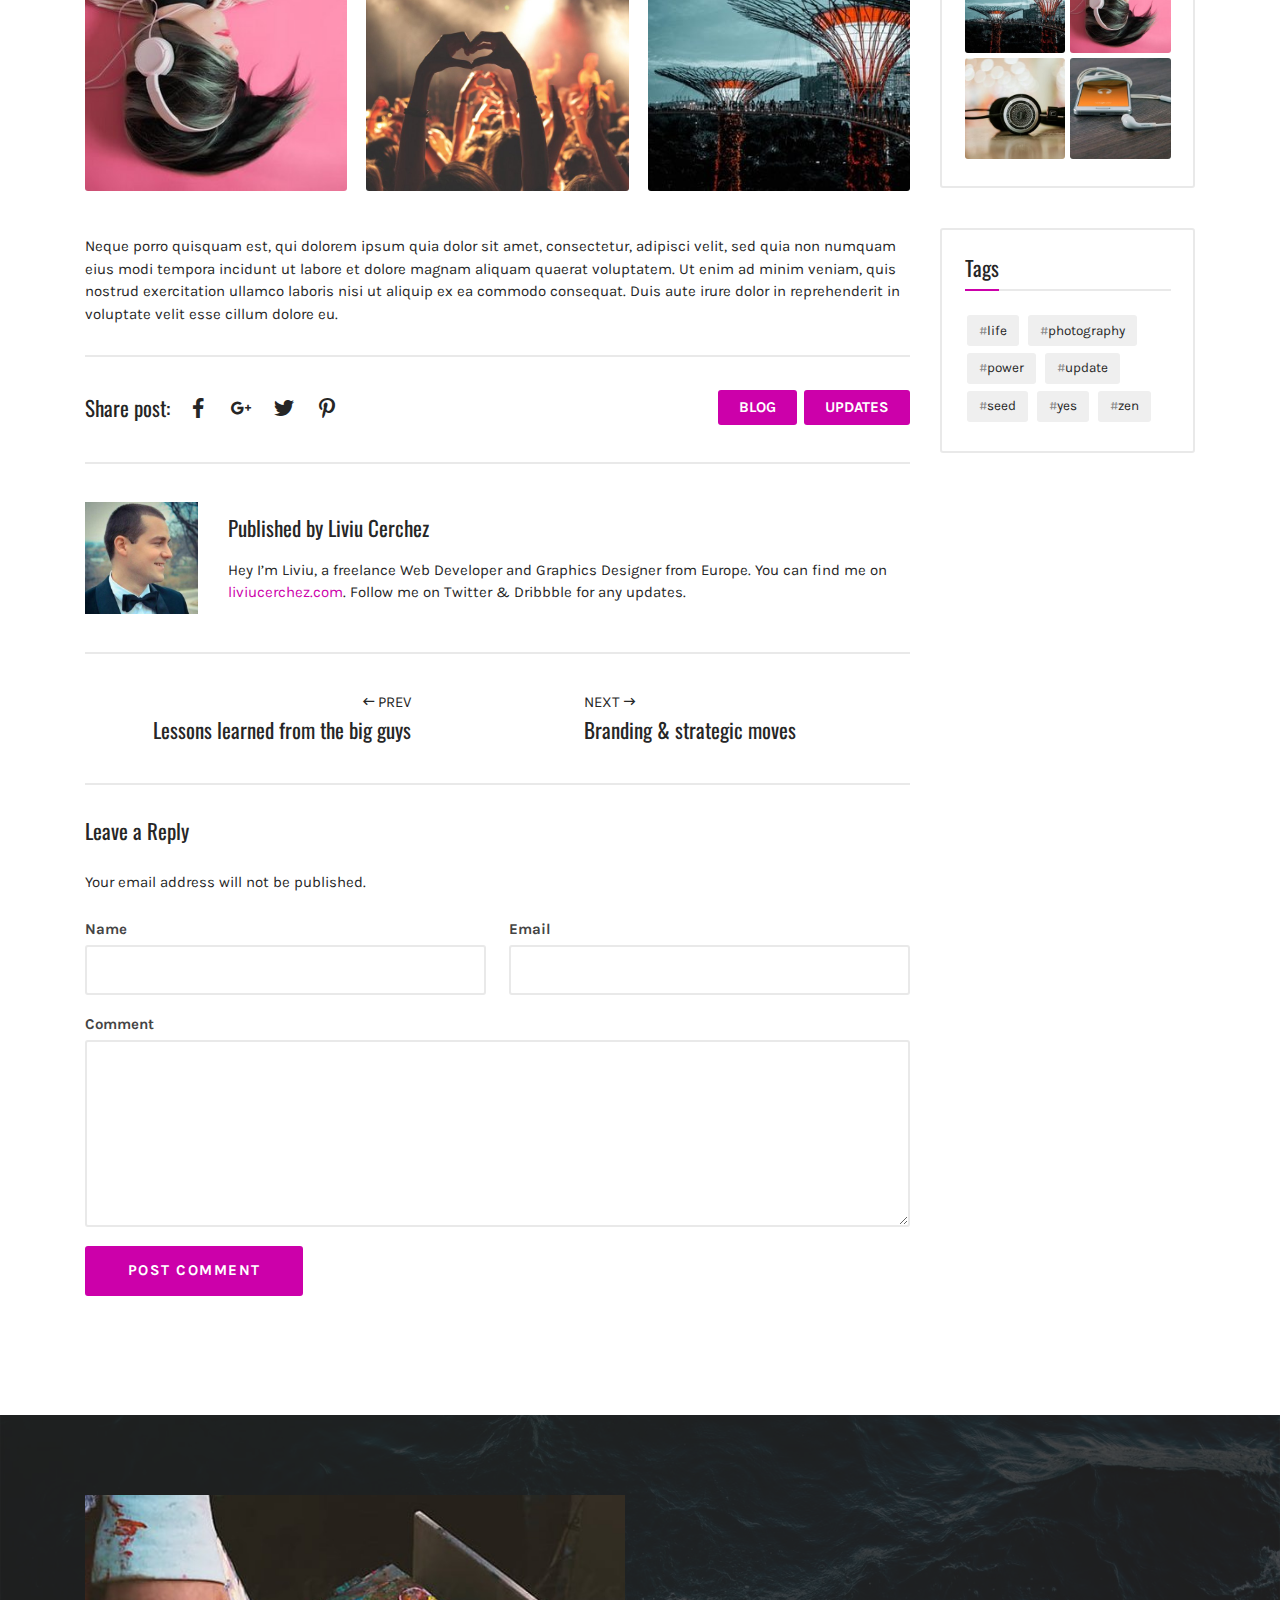
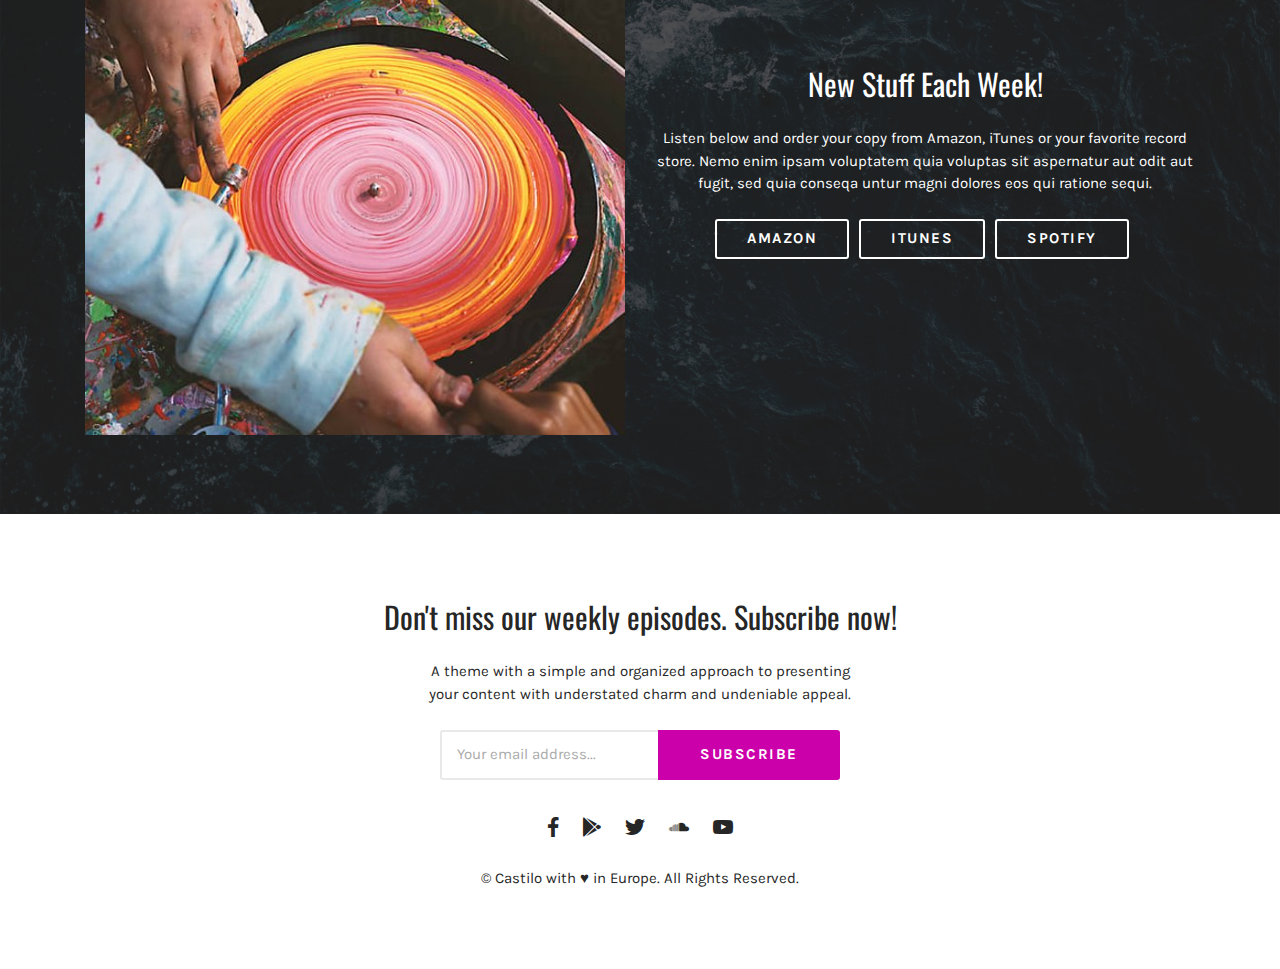
<file: castilo/single-post.html>
<!doctype html>
<html lang="en" class="no-js">
<head>
	<title>Single Post &mdash; Castilo</title>
	<meta charset="utf-8">
	<meta name="viewport" content="width=device-width, initial-scale=1, shrink-to-fit=no">

	<meta name="description" content="Castilo is fully responsive creative audio podcast HTML5 site template that looks great on any device.">
	<meta name="keywords" content="Castilo, HTML5, Template, Design, Development">

	<link href="https://fonts.googleapis.com/css?family=Oswald:300,400%7CKarla:400,700" rel="stylesheet">

	<link rel="shortcut icon" href="favicon.png">

	<link rel="stylesheet" href="assets/css/bootstrap-reboot.css">
	<link rel="stylesheet" href="assets/css/bootstrap-grid.css">
	<link rel="stylesheet" href="assets/css/material-design-iconic-font.css">

	<link rel="stylesheet" href="assets/css/style.css">

	<style id="castilo-inline-style">.featured-content {
			background-image: url(tmp/sample-header8.jpg);
		}

		.sales-box {
			background-image: url(tmp/sample-sales.jpg);
		}
	</style>
</head>
<body class="single-post">
	<header id="top" class="navbar navbar-sticky">
		<div class="container">
			<div class="row align-items-center">
				<div class="site-title col col-lg-auto order-first">
					<h1>
						<a href="index.html" class="custom-logo-link" rel="home">
							<img src="tmp/logo.svg" class="custom-logo" width="76" height="18" alt="Castilo">
						</a>
					</h1>
				</div>
				<nav id="site-menu" class="col-12 col-lg order-3 order-sm-4 order-lg-2">
					<ul>
						<li class="menu-item"><a href="about.html">About</a></li>
						<li class="menu-item menu-item-has-children">
							<a href="episodes.html">Episodes</a>
							<a href="#" class="menu-expand"></a>
							<ul class="sub-menu">
								<li class="menu-item"><a href="episodes.html">Browse Episodes</a></li>
								<li class="menu-item"><a href="single-episode.html">Single Episode</a></li>
							</ul>
						</li>
						<li class="menu-item menu-item-has-children current-menu-item current-menu-parent">
							<a href="blog.html">Blog</a>
							<a href="#" class="menu-expand"></a>
							<ul class="sub-menu">
								<li class="menu-item"><a href="blog.html">Browse Posts</a></li>
								<li class="menu-item current-menu-item"><a href="single-post.html">Single Post</a></li>
							</ul>
						</li>
						<li class="menu-item menu-item-has-children"><a href="styleguide.html">Features</a>
							<a href="#" class="menu-expand"></a>
							<ul class="sub-menu">
								<li class="menu-item"><a href="styleguide.html">Styleguide</a></li>
								<li class="menu-item menu-item-has-children">
									<a href="#">Sub Menu</a>
									<a href="#" class="menu-expand"></a>
									<ul class="sub-menu">
										<li class="menu-item"><a href="#">Sub Menu 1</a></li>
										<li class="menu-item"><a href="#">Sub Menu 2</a></li>
										<li class="menu-item"><a href="#">Sub Menu 3</a></li>
									</ul>
								</li>
								<li class="menu-item"><a href="404.html">404 - Page not found</a></li>
							</ul>
						</li>
						<li class="menu-item"><a href="contact.html">Contact</a></li>
					</ul>
				</nav>
				<nav id="social-links-menu" class="col-12 col-md-auto order-4 order-md-1 order-lg-3">
					<ul class="social-navigation">
						<li class="menu-item menu-item-type-custom">
							<a title="Facebook Profile" target="_blank" href="http://facebook.com"><span class="screen-reader-text">Facebook</span></a>
						</li>
						<li class="menu-item menu-item-type-custom">
							<a title="Google Play" target="_blank" href="http://play.google.com"><span class="screen-reader-text">Google Play</span></a>
						</li>
						<li class="menu-item menu-item-type-custom">
							<a title="Twitter Profile" target="_blank" href="http://twitter.com"><span class="screen-reader-text">Twitter</span></a>
						</li>
						<li class="menu-item menu-item-type-custom">
							<a title="SoundCloud" target="_blank" href="http://soundcloud.com/podcast"><span class="screen-reader-text">SoundCloud</span></a>
						</li>
						<li class="menu-item menu-item-type-custom">
							<a title="YouTube Channel" target="_blank" href="http://youtube.com"><span class="screen-reader-text">YouTube</span></a>
						</li>
					</ul>
				</nav>
				<div class="call-to-action col-12 col-sm-auto order-5 order-sm-2 order-lg-4">
					<a href="#" class="button button-small" target="_blank"><span class="zmdi zmdi-filter-list"></span> Live now</a>
				</div>
				<div class="site-menu-toggle col-auto order-2 order-sm-3">
					<a href="#site-menu">
						<span class="screen-reader-text">Toggle navigation</span>
					</a>
				</div>
			</div>
		</div>
	</header>

	<header id="featured" class="featured-content fade-background-50 padding-top-bottom">
		<div class="container">
			<div class="row align-items-center">
				<div class="col-12 col-lg-10 offset-lg-1 text-center">
					<h1 class="entry-title">Starting fresh one of these days</h1>
					<div class="entry-meta">
						<span class="posted-by"><span class="screen-reader-text">Posted by: </span> <a href="#"><img alt="" src="tmp/sample-avatar.jpg" class="avatar photo" width="40" height="40"> Liviu Cerchez</a></span> <span class="posted-on"><span class="screen-reader-text">Posted on: </span> <a><time class="entry-date published" datetime="2017-09-13T14:48:37+00:00">13 September 2017</time></a></span> <span class="tags"><span class="screen-reader-text">Tagged: </span> <a rel="tag" href="#">audio</a>, <a rel="tag" href="#">goodbyes</a>, <a rel="tag" href="#">life</a></span>
					</div>
				</div>
			</div>
		</div>
	</header>

	<main id="content" class="has-sidebar padding-top-bottom">
		<div class="container">
			<div class="row">
				<div class="col-12 col-md-8 col-lg-9">
					<article class="entry entry-post">
						<div class="entry-content">
							<p>Turnip greens yarrow ricebean rutabaga endive cauliflower sea lettuce kohlrabi amaranth water spinach avocado daikon napa cabbage asparagus winter purslane kale scallion desert raisin horseradish spinach carrot soko.</p>
							<h4>Gumbo beet greens corn soko endive</h4>
							<p>Lotus root water spinach fennel kombu maize bamboo shoot green bean swiss chard seakale pumpkin onion chickpea gram corn pea. Brussels sprout coriander water chestnut gourd swiss chard wakame kohlrabi beetroot carrot watercress. Corn amaranth salsify bunya nuts nori azuki bean chickweed potato bell pepper artichoke.</p>
							<blockquote>
								<p>The life of a designer is a life of fight: fight against the ugliness.</p>
							</blockquote>
							<p>Excepteur sint occaecat cupidatat non proident, sunt in culpa qui officia deserunt mollit anim id est laborum. Sed ut perspiciatis <em>unde omnis iste</em> natus error sit voluptatem accusantium doloremque laudantium, totam rem aperiam, eaque ipsa quae ab illo inventore veritatis et quasi architecto beatae vitae dicta sunt explicabo. Nemo enim ipsam voluptatem quia voluptas sit aspernatur aut odit aut fugit, sed quia consequuntur magni <strong>dolores eos</strong> qui ratione voluptatem sequi nesciunt.</p>
							<h4>Nori grape silver beet broccoli kombu</h4>
							<div class="gallery gallery-columns-3">
								<figure class="gallery-item">
									<div class="gallery-icon">
										<a href="#"><img src="tmp/sample-instragram4.jpg" alt="" width="300" height="300"></a>
									</div>
								</figure><figure class="gallery-item">
									<div class="gallery-icon">
										<a href="#"><img src="tmp/sample-instragram5.jpg" alt="" width="300" height="300"></a>
									</div>
								</figure><figure class="gallery-item">
									<div class="gallery-icon">
										<a href="#"><img src="tmp/sample-instragram3.jpg" alt="" width="300" height="300"></a>
									</div>
								</figure><figure class="gallery-item">
									<div class="gallery-icon">
										<a href="#"><img src="tmp/sample-instragram2.jpg" alt="" width="300" height="300"></a>
									</div>
								</figure><figure class="gallery-item">
									<div class="gallery-icon">
										<a href="#"><img src="tmp/sample-post-square5.jpg" alt="" width="300" height="300"></a>
									</div>
								</figure><figure class="gallery-item">
									<div class="gallery-icon">
										<a href="#"><img src="tmp/sample-instragram1.jpg" alt="" width="300" height="300"></a>
									</div>
								</figure>
							</div>
							<p>Neque porro quisquam est, qui dolorem ipsum quia dolor sit amet, consectetur, adipisci velit, sed quia non numquam eius modi tempora incidunt ut labore et dolore magnam aliquam quaerat voluptatem. Ut enim ad minim veniam, quis nostrud exercitation ullamco laboris nisi ut aliquip ex ea commodo consequat. Duis aute irure dolor in reprehenderit in voluptate velit esse cillum dolore eu.</p>
						</div>
						<div class="entry-footer">
							<aside class="share-entry">
								<div class="row align-items-lg-center">
									<div class="col-12 col-lg-6">
										<h5 class="share-title">Share post:</h5>
										<p class="share-links">
											<a title="Facebook" target="_blank" href="#"><span class="zmdi zmdi-facebook"></span> <span class="screen-reader-text">Facebook</span></a>
											<a title="Google+" target="_blank" href="#"><span class="zmdi zmdi-google-plus"></span> <span class="screen-reader-text">Google+</span></a>
											<a title="Twitter" target="_blank" href="#"><span class="zmdi zmdi-twitter"></span> <span class="screen-reader-text">Twitter</span></a>
											<a title="Pinterest" target="_blank" href="#"><span class="zmdi zmdi-pinterest"></span> <span class="screen-reader-text">Pinterest</span></a>
										</p>
									</div>
									<div class="col-12 col-lg-6">
										<div class="categories">
											<span class="screen-reader-text">Posted in: </span> <a href="blog.html" rel="category tag">Blog</a> <a href="blog.html" rel="category tag">Updates</a>
										</div>
									</div>
								</div>
							</aside>
							<aside class="author-box has-description clearfix">
								<div class="row align-items-lg-center">
									<figure class="col-4 col-md-3 col-xl-2 author-box-image">
										<img alt="" src="tmp/sample-avatar.jpg" class="avatar photo" width="150" height="150">
									</figure>
									<div class="col-8 col-md-9 col-xl-10">
										<h5 class="author-box-title">Published by <a href="http://liviucerchez.com" title="Visit Liviu Cerchez’s website" rel="author external">Liviu Cerchez</a></h5>
										<div class="author-box-description">Hey I’m Liviu, a freelance Web Developer and Graphics Designer from Europe. You can find me on <a href="http://liviucerchez.com">liviucerchez.com</a>. Follow me on Twitter &amp; Dribbble for any updates.
										</div>
									</div>
								</div>
							</aside>
							<aside class="post-controls">
								<div class="row">
									<div class="prev-post col-12 col-lg-6 col-xl-5">
										<a href="single-post.html" rel="prev"><span class="zmdi zmdi-long-arrow-left"></span> Prev</a>
										<h5><a href="single-post.html">Lessons learned from the big guys</a></h5>
									</div>
									<div class="next-post col-12 col-lg-6 col-xl-5 offset-xl-2">
										<a href="single-post.html" rel="next">Next <span class="zmdi zmdi-long-arrow-right"></span></a>
										<h5><a href="single-post.html">Branding &amp; strategic moves</a></h5>
									</div>
								</div>
							</aside>
						</div>
					</article>
					<div id="comments">
						<div id="respond" class="comment-respond">
							<h5 id="reply-title" class="comment-reply-title">Leave a Reply</h5>
							<form action="single-post.html" method="post" class="comment-form">
								<p class="logged-in-as">
									Your email address will not be published.
								</p>
								<p class="comment-form-author">
									<label for="email">Name</label>
									<input id="author" name="author" value="" size="35" type="text">
								</p>
								<p class="comment-form-email">
									<label for="email">Email</label>
									<input id="email" name="email" value="" size="35" type="text">
								</p>
								<p class="comment-form-comment">
									<label for="comment">Comment</label>
									<textarea id="comment" name="comment" cols="45" rows="8"></textarea>
								</p>
								<p class="form-submit">
									<input name="submit" id="submit" class="submit button-color button-filled" value="Post Comment" type="submit">
								</p>
							</form>
						</div>
					</div>
				</div>
				<div id="sidebar" class="col-12 col-md-4 col-lg-3">
					<div class="widget widget_search">
						<form class="searchform" method="get" action="episodes.html" role="search">
							<label class="screen-reader-text" for="s">Search for:</label>
							<input value="" name="s" id="s" placeholder="Search&hellip;" type="search">
							<button type="submit"><span class="screen-reader-text">Search</span><span class="zmdi zmdi-search"></span></button>
						</form>
					</div>
					<div class="widget widget_categories">
						<h5 class="add-separator"><span>Categories</span></h5>
						<ul>
							<li class="cat-item"><a href="#">Podcast</a>
								<ul class="children">
									<li class="cat-item"><a href="#">Season 1</a></li>
									<li class="cat-item"><a href="#">Season 2</a></li>
								</ul>
							</li>
							<li class="cat-item current-cat"><a href="#">Blog</a>
								<ul class="children">
									<li class="cat-item"><a href="#">Interviews</a></li>
									<li class="cat-item"><a href="#">Updates</a></li>
								</ul>
							</li>
						</ul>
					</div>
					<div class="widget widget_text widget_custom_html highlight">
						<div class="textwidget custom-html-widget">
							<h5 class="add-separator"><span>Subscribe now!</span></h5>
							<img src="tmp/itunes-subcribe.png" alt="subscribe-itunes" style="display:block;margin:0.5em auto 1em;" width="108" height="108">
							<p class="no-margin-bottom">
								<a href="http://liviucerchez.com/castpod/feed/podcast" class="button underline" target="_blank"><span class="zmdi zmdi-apple"></span> iTunes</a> <a href="http://liviucerchez.com/castpod/feed/podcast" class="button underline" target="_blank"><span class="zmdi zmdi-open-in-new"></span> Stitcher</a> <a href="http://liviucerchez.com/castpod/feed/podcast" class="button underline" target="_blank"><span class="zmdi zmdi-google-play"></span> Google Play</a> <a href="http://liviucerchez.com/castpod/feed/podcast" class="button underline" target="_blank"><span class="zmdi zmdi-rss"></span> RSS</a>
							</p>
						</div>
					</div>
					<div class="widget widget_media_gallery">
						<h5 class="add-separator"><span>Recent photos</span></h5>
						<div class="gallery gallery-columns-2">
							<figure class="gallery-item">
								<div class="gallery-icon">
									<a href="#"><img src="tmp/sample-instragram1.jpg" alt="" width="300" height="300"></a>
								</div>
							</figure><figure class="gallery-item">
								<div class="gallery-icon">
									<a href="#"><img src="tmp/sample-instragram2.jpg" alt="" width="300" height="300"></a>
								</div>
							</figure><figure class="gallery-item">
								<div class="gallery-icon">
									<a href="#"><img src="tmp/sample-instragram3.jpg" alt="" width="300" height="300"></a>
								</div>
							</figure><figure class="gallery-item">
								<div class="gallery-icon">
									<a href="#"><img src="tmp/sample-instragram4.jpg" alt="" width="300" height="300"></a>
								</div>
							</figure>
						</div>
					</div>
					<div class="widget widget_tag_cloud">
						<h5 class="add-separator"><span>Tags</span></h5>
						<div class="tagcloud">
							<a href="#" class="tag-cloud-link">life</a>
							<a href="#" class="tag-cloud-link">photography</a>
							<a href="#" class="tag-cloud-link">power</a>
							<a href="#" class="tag-cloud-link">update</a>
							<a href="#" class="tag-cloud-link">seed</a>
							<a href="#" class="tag-cloud-link">yes</a>
							<a href="#" class="tag-cloud-link">zen</a>
						</div>
					</div>
				</div>
			</div>
		</div>
	</main>

	<footer class="sales-box padding-top-bottom">
		<div class="container">
			<div class="row align-items-center">
				<div class="col-12 col-md-6">
					<a href="#" class="cover-image">
						<img src="tmp/sample-sales-cover.jpg" width="590" height="590" alt="">
					</a>
				</div>
				<div class="col-12 col-md-6">
					<h3>New Stuff Each Week!</h3>
					<p>Listen below and order your copy from Amazon, iTunes or your favorite record store. Nemo enim ipsam voluptatem quia voluptas sit aspernatur aut odit aut fugit, sed quia conseqa untur magni dolores eos qui ratione sequi.</p>
					<p><a href="#" class="button button-small button-white">Amazon</a> <a href="#" class="button button-small button-white">iTunes</a> <a href="#" class="button button-small button-white">Spotify</a></p>
				</div>
			</div>
		</div>
	</footer>

	<footer id="footer" class="padding-top-bottom">
		<div class="container">
			<div class="row">
				<div class="widget-area col-12">
					<section class="widget widget_text">
						<h3 class="widget-title">Don't miss our weekly episodes. Subscribe now!</h3>
						<div class="textwidget">
							<form class="mc4wp-form" method="post">
								<div class="mc4wp-form-fields">
									<p>A theme with a simple and organized approach to presenting your content with understated charm and undeniable appeal.</p>
									<p class="one-line">
										<label class="screen-reader-text" for="subscribe_email">Subscription Email</label><input id="subscribe_email" name="email" required="" placeholder="Your email address..." type="email"><input value="Subscribe" type="submit" class="button-color button-filled">
									</p>
								</div>
							</form>
						</div>
					</section>
					<section class="widget widget_nav">
						<h3 class="screen-reader-text">Social Navigation</h3>
						<nav>
							<ul class="social-navigation">
								<li class="menu-item menu-item-type-custom">
									<a title="Facebook Profile" target="_blank" href="http://facebook.com"><span class="screen-reader-text">Facebook</span></a>
								</li>
								<li class="menu-item menu-item-type-custom">
									<a title="Google Play" target="_blank" href="http://play.google.com"><span class="screen-reader-text">Google Play</span></a>
								</li>
								<li class="menu-item menu-item-type-custom">
									<a title="Twitter Profile" target="_blank" href="http://twitter.com"><span class="screen-reader-text">Twitter</span></a>
								</li>
								<li class="menu-item menu-item-type-custom">
									<a title="SoundCloud" target="_blank" href="http://soundcloud.com/podcast"><span class="screen-reader-text">SoundCloud</span></a>
								</li>
								<li class="menu-item menu-item-type-custom">
									<a title="YouTube Channel" target="_blank" href="http://youtube.com"><span class="screen-reader-text">YouTube</span></a>
								</li>
							</ul>
						</nav>
					</section>
				</div>
				<div class="copyright col-12">
					<p>&copy; Castilo with &hearts; in Europe. All Rights Reserved.</p>
				</div>
			</div>
		</div>
	</footer>

	<script src="assets/js/jquery-3.2.1.min.js"></script>
	<script src="assets/js/modernizr-custom.js"></script>
	<script src="assets/js/functions.js"></script>
</body>
</html>
</file>
<file: castilo/assets/css/style.css>
/*

Castilo - Audio Podcast HTML Site Template
http://themeforest.net/user/liviu_cerchez

Table of contents:
~~~~~~~~~~~~~~~~~

 1. Typography
 2. Links
 3. Icons
 4. Useful classes
 5. Form elements
 6. MailChimp Form
 7. Widgets
 8. Header
 9. Main menu
10. Social links menu
11. Menu - Call to action
12. Content
13. Features box
14. Episode Listing
15. Latest news widget (homepage)
16. Post listing archive
17. Latest Instagrams
18. Team
19. Pagination
20. Meta entry
21. Episode timeline
22. Share widget
23. Meta categories
24. Tagcloud widget
25. Author box
26. Post next/prev navigation
27. Comments
28. Footer

*/

/* 1. Typography */
html {
	background-color: #ffffff;
	font-size: 14px;
}

@media (min-width: 768px) {
	html {
		font-size: 15px;
	}
}

body {
	font-family: 'Karla', sans-serif;
	color: #262626;
}

h1,
h2,
h3,
h4,
h5,
h6,
blockquote {
	font-family: "Oswald", serif;
	font-weight: 400;
	text-rendering: optimizeLegibility;
	-moz-osx-font-smoothing: grayscale;
	line-height: 1.5;

	-epub-hyphens: auto;
	-ms-hyphens: auto;
	-webkit-hyphens: auto;
	hyphens: auto;
	overflow-wrap: break-word;
	word-wrap: break-word;
}

h1 {
	font-size: 2.8rem;
	line-height: 1.4;
	letter-spacing: .1em;
	text-transform: uppercase;
	margin: 0 0 .5em 0;
}

h2 {
	font-size: 2.4rem;
	letter-spacing: .1em;
	margin: 0 0 .5em 0;
}

h3,
blockquote {
	font-size: 2rem;
	margin: 0 0 .7em 0;
}

h4 {
	font-size: 1.8rem;
	margin: 0 0 1.625rem 0;
}

h5 {
	font-size: 1.4rem;
	margin: 0 0 1.625rem 0;
}

h6 {
	font-size: 1.2rem;
	letter-spacing: .1em;
	margin: 0 0 1.625rem 0;
}

h1 a,
h2 a,
h3 a,
h4 a,
h5 a,
h6 a {
	font-weight: inherit;
}

h1 a,
h2 a,
h3 a,
h4 a,
h5 a,
h6 a,
h1 a:hover,
h2 a:hover,
h3 a:hover,
h4 a:hover,
h5 a:hover,
h6 a:hover,
h1 a:focus,
h2 a:focus,
h3 a:focus,
h4 a:focus,
h5 a:focus,
h6 a:focus {
	color: inherit;
	text-decoration: none;
}

hr {
	background-color: #262626;
	background-color: rgba(38, 38, 38, .1);
	border: 0;
	height: 2px;
	margin-top: 3.25em;
	margin-bottom: 3.25em;
}

p,
ul,
ol,
dl,
table,
pre,
form {
	margin: 0 0 1.625em;
}

ul {
	list-style-type: disc;
}

ol {
	list-style-type: decimal;
}

ul ul {
	padding-left: 1em;
}

ol ol {
	padding-left: 1.3333em;
}

ul ul,
ol ul {
	list-style-type: circle;
}

ul ol,
ol ol {
	list-style-type: lower-alpha;
}

ol ol ol {
	list-style-type: decimal;
}

ul ul,
ul ol,
ol ol,
ol ul {
	font-size: inherit;
	margin: 0.33333em 0;
}

ul ul,
ol ul {
	padding-left: 1em;
}

ul ol,
ol ol {
	padding-left: 1.4em;
}

dt {
	font-weight: 700;
}

li,
dd {
	margin-bottom: 0.2em;
}

dd {
	margin-left: 0;
	padding-left: 1.5em;
}

figure {
	margin: 0;
}

table {
	border-collapse: collapse;
	border-spacing: 0;
	border-width: 0;
	width: 100%;
}

caption {
	font-size: 2rem;
	text-align: left;
}

th {
	font-weight: 700;
}

td {
	font-weight: 400;
}

th,
td {
	border-bottom: 1px solid #262626;
	border-bottom: 1px solid rgba(38, 38, 38, .1);
	padding: .75em 0;
	text-align: left;
}

thead {
	font-size: 1.2rem;
	text-transform: uppercase;
}

thead th {
	padding: .5em 0;
	border-bottom-width: 2px;
}

table tfoot tr:last-child td {
	border-bottom: 0;
}

fieldset {
	border-width: 0;
	clear: both;
	margin: 0 0 3.25em;
	padding: 0;
}

fieldset > :last-child {
	margin-bottom: 0;
}

legend {
	border-bottom: 1px solid #ddd;
	color: #262626;
	font-size: 1.3rem;
	font-weight: 700;
	line-height: 1.625;
	margin-bottom: 1.625em;
	padding-bottom: 0.53846154em;
	text-transform: uppercase;
	width: 100%;
}

dfn,
cite,
em,
i,
q {
	font-style: italic;
}

blockquote {
	position: relative;
	margin: 1.625em 0 3.25rem 0;
	padding-left: 2em;
	padding-right: 2em;
}

blockquote:before {
	position: absolute;
	top: .1em;
	left: .4em;
	content: '\f1b2';
	font: normal normal normal 1.3em/1 'Material-Design-Iconic-Font';
	text-rendering: auto;
	-webkit-font-smoothing: antialiased;
	-moz-osx-font-smoothing: grayscale;
	opacity: .25;
}

blockquote p:last-child {
	margin-bottom: 0;
}

blockquote cite,
blockquote small {
	font-size: 1.4rem;
}

blockquote cite {
	display: block;
	margin-top: 0.625em;
}

address {
	margin: 0 0 1.625em;
}

pre {
	background: #fafafa;
	border: 1px dotted #ddd;
	color: #666;
	font-size: .9rem;
	line-height: 1.6;
	max-width: 100%;
	overflow: auto;
	padding: 1.6em;
	white-space: pre;
	white-space: pre-wrap;
	word-wrap: break-word;
}

code,
kbd,
tt,
var,
samp,
pre {
	font-family: "Menlo", "Monaco", "Consolas", "Courier New", monospace;
	-webkit-hyphens: none;
	hyphens: none;
	-ms-hyphens: none;
}

ins {
	padding: 0 .3em;
	text-decoration: none;
	background-color: #fffad4;
	border-radius: 3px;
}

mark {
	padding: 0 .3em;
	background-color: #262626;
	color: #fff;
	border-radius: 3px;
}

abbr[title],
acronym[title] {
	text-decoration: none;
	border-bottom: 1px dotted #ddd;
	cursor: help;
}

img {
	border: 0;
	height: auto;
	-ms-interpolation-mode: bicubic;
	max-width: 100%;
	vertical-align: middle;
}

del,
.low-opacity {
	opacity: .6;
}

big,
.big {
	font-size: 120%;
}

small,
.small {
	font-size: 80%;
}

video {
	height: auto;
	max-width: 100%;
	margin-bottom: 1.65rem;
	border-radius: 3px;
}

embed,
iframe,
object {
	margin-bottom: 1.5em;
	max-width: 100%;
}

/* 2. Links */
a,
a:hover {
	color: #cc00aa;
}

a {
	text-decoration: none;
}

a:focus {
	outline: thin dotted;
}

a:hover,
a:focus {
	text-decoration: underline;
}

/* 3. Icons */
.multiply-effect a:before,
.episodes-listing .entry-title:before,
.post-listing .entry-title:before,
.widget_pages li:before,
.widget_archive li:before,
.widget_categories li:before,
.widget_product_categories li:before,
.widget_recent_comments li:before,
.widget_recent_entries li:before,
.widget_nav_menu li:before,
.widget_meta li:before,
.widget_pages li:after,
.widget_archive li:after,
.widget_categories li:after,
.widget_product_categories li:after,
.widget_recent_comments li:after,
.widget_recent_entries li:after,
.widget_nav_menu li:after,
.widget_meta li:after {
	display: inline-block;
	font: normal normal normal 1em/1 'Material-Design-Iconic-Font';
	text-rendering: auto;
	-webkit-font-smoothing: antialiased;
	-moz-osx-font-smoothing: grayscale;
}

/* 4. Useful classes */
.sr-only,
.screen-reader-text {
	position: absolute;
	width: 1px;
	height: 1px;
	padding: 0;
	margin: -1px;
	overflow: hidden;
	clip: rect(0px, 0px, 0px, 0px);
	border: 0 none;
}

.clearfix:after {
	content: "";
	display: table;
	clear: both;
}

.clear {
	clear: both;
	display: block;
	height: 0;
	overflow: hidden;
	visibility: hidden;
	width: 0;
}

.alignleft {
	float: left;
	margin-right: 1.65em;
	margin-bottom: 1.65rem;
}

.alignright {
	float: right;
	margin-left: 1.65em;
	margin-bottom: 1.65rem;
}

.aligncenter {
	clear: both;
	display: block;
	margin-left: auto;
	margin-right: auto;
}

.alignfull {
	display: block;
	margin-left: calc(50% - 50vw);
	margin-right: calc(50% - 50vw);
	width: 100vw;
	max-width: 1000%;
}

.text-left {
	text-align: left;
}

.text-center {
	text-align: center;
}

.text-right {
	text-align: right;
}

.text-uppercase {
	text-transform: uppercase;
}

.gallery {
	margin: 0 -1.1666667% 1.65rem;
	padding: 0;
}

.gallery .gallery-item {
	display: inline-block;
	margin: 0;
	max-width: 33.33%;
	padding: 0 1.1400652% 2.2801304%;
	text-align: center;
	vertical-align: top;
	width: 100%;
}

.gallery .gallery-item .gallery-icon a {
	display: block;
}

.gallery .gallery-item img {
	border-radius: 3px;
}

.gallery-columns-1 .gallery-item {
	max-width: 100%;
}

.gallery-columns-2 .gallery-item {
	max-width: 50%;
}

.gallery-columns-4 .gallery-item {
	max-width: 25%;
}

.gallery-columns-5 .gallery-item {
	max-width: 20%;
}

.gallery-columns-6 .gallery-item {
	max-width: 16.66%;
}

.gallery-columns-7 .gallery-item {
	max-width: 14.28%;
}

.gallery-columns-8 .gallery-item {
	max-width: 12.5%;
}

.gallery-columns-9 .gallery-item {
	max-width: 11.11%;
}

.gallery-columns-6 .gallery-caption,
.gallery-columns-7 .gallery-caption,
.gallery-columns-8 .gallery-caption,
.gallery-columns-9 .gallery-caption {
	display: none;
}

.wp-caption,
.gallery-caption {
	color: #777;
	font-size: 1.3rem;
	font-style: italic;
	margin-bottom: 1.65rem;
	max-width: 100%;
}

.wp-caption img[class*="wp-image-"] {
	display: block;
	margin-left: auto;
	margin-right: auto;
}

.wp-caption .wp-caption-text {
	margin: .5em 0;
}

.podcast-episode-player audio,
.wp-audio-shortcode > audio,
.wp-video-shortcode > video {
	opacity: 0;
	visibility: hidden;
}

.opacity-0 {
	opacity: 0;
}

.opacity-10 {
	opacity: .1;
}

.opacity-20 {
	opacity: .2;
}

.opacity-30 {
	opacity: .3;
}

.opacity-40 {
	opacity: .4;
}

.opacity-50 {
	opacity: .5;
}

.opacity-60 {
	opacity: .6;
}

.opacity-70 {
	opacity: .7;
}

.opacity-80 {
	opacity: .8;
}

.opacity-90 {
	opacity: .9;
}

.padding-top-bottom {
	padding-top: 3rem;
	padding-bottom: 3rem;
}

.home #featured.padding-top-bottom,
.single-episode #featured.padding-top-bottom,
.single-post #featured.padding-top-bottom,
.error404 #featured.padding-top-bottom {
	padding-top: 8rem;
	padding-bottom: 8rem;
}

.margin-top-bottom {
	margin-top: 3rem;
	margin-bottom: 3rem;
}

.margin-top {
	margin-top: 3rem;
}

.margin-bottom {
	margin-bottom: 3rem;
}

.no-margin {
	margin: 0;
}

.no-margin-bottom {
	margin-bottom: 0;
}

@media (min-width: 992px) {
	.padding-top-bottom {
		padding-top: 4rem;
		padding-bottom: 4rem;
	}

	.home #featured.padding-top-bottom,
	.single-episode #featured.padding-top-bottom,
	.single-post #featured.padding-top-bottom,
	.error404 #featured.padding-top-bottom {
		padding-top: 10rem;
		padding-bottom: 10rem;
	}

	.margin-top-bottom {
		margin-top: 4rem;
		margin-bottom: 4rem;
	}

	.margin-top {
		margin-top: 4rem;
	}

	.margin-bottom {
		margin-bottom: 4rem;
	}
}

@media (min-width: 1200px) {
	.padding-top-bottom {
		padding-top: 5.3333rem;
		padding-bottom: 5.3333rem;
	}

	.home #featured.padding-top-bottom,
	.single-episode #featured.padding-top-bottom,
	.single-post #featured.padding-top-bottom,
	.error404 #featured.padding-top-bottom {
		padding-top: 12rem;
		padding-bottom: 12rem;
	}

	.margin-top-bottom {
		margin-top: 5.3333rem;
		margin-bottom: 5.3333rem;
	}

	.margin-top {
		margin-top: 5.3333rem;
	}

	.margin-bottom {
		margin-bottom: 5.3333rem;
	}
}

.scores,
.features .features-image,
.sales-box,
.latest-news,
.featured-content {
	position: relative;
	background-size: cover;
	background-repeat: no-repeat;
	background-position: center center;
}

.scores,
.features .features-image,
.sales-box,
.latest-news,
.featured-content,
.scores:after,
.sales-box:after,
.latest-news:after,
.featured-content:after {
	background-color: #262626;
}

.scores:after,
.sales-box:after,
.latest-news:after,
.featured-content:after {
	content: '';
	position: absolute;
	top: 0;
	left: 0;
	width: 100%;
	height: 100%;
	z-index: 1;
	pointer-events: none;
}

.scores.fade-background-0:after,
.sales-box.fade-background-0:after,
.latest-news.fade-background-0:after,
.featured-content.fade-background-0:after {
	opacity: 0;
}

.scores.fade-background-10:after,
.sales-box.fade-background-10:after,
.latest-news.fade-background-10:after,
.featured-content.fade-background-10:after {
	opacity: .1;
}

.scores.fade-background-20:after,
.sales-box.fade-background-20:after,
.latest-news.fade-background-20:after,
.featured-content.fade-background-20:after {
	opacity: .2;
}

.scores.fade-background-30:after,
.sales-box.fade-background-30:after,
.latest-news:after,
.latest-news.fade-background-30:after,
.featured-content.fade-background-30:after {
	opacity: .3;
}

.scores.fade-background-40:after,
.sales-box.fade-background-40:after,
.latest-news.fade-background-40:after,
.featured-content.fade-background-40:after {
	opacity: .4;
}

.scores.fade-background-50:after,
.sales-box.fade-background-50:after,
.latest-news.fade-background-50:after,
.featured-content:after,
.featured-content.fade-background-50:after {
	opacity: .5;
}

.scores.fade-background-60:after,
.sales-box.fade-background-60:after,
.latest-news.fade-background-60:after,
.featured-content.fade-background-60:after {
	opacity: .6;
}

.scores.fade-background-70:after,
.sales-box.fade-background-70:after,
.latest-news.fade-background-70:after,
.featured-content.fade-background-70:after {
	opacity: .7;
}

.scores:after,
.sales-box:after,
.scores.fade-background-80:after,
.sales-box.fade-background-80:after,
.latest-news.fade-background-80:after,
.featured-content.fade-background-80:after {
	opacity: .8;
}

.scores.fade-background-90:after,
.sales-box.fade-background-90:after,
.latest-news.fade-background-90:after,
.featured-content.fade-background-90:after {
	opacity: .9;
}

.scores .container,
.sales-box .container,
.latest-news .container,
.featured-content .container {
	position: relative;
	z-index: 2;
}

.scores p {
	margin: 1em 0;
	font-family: "Oswald", serif;
	font-size: 1.4rem;
	font-weight: 300;
	text-align: center;
	color: #aaa;
	color: rgba(255, 255, 255, .5);
}

.scores p strong {
	display: block;
	margin: 0 0 .2em 0;
	font-size: 2rem;
	font-weight: 400;
	color: #fff;
}

.sales-box {
	color: #fff;
	text-align: center;
}

.sales-box .cover-image {
	display: block;
	width: 50%;
	margin: 0 auto 1.65em;
}

.sales-box p:last-child {
	margin-bottom: 0;
}

@media (min-width: 768px) {
	.sales-box .cover-image {
		width: 100%;
		margin: 0 auto;
	}
}

.sales-box .cover-image > img {
	display: block;
	width: 100%;
}

.latest-news,
.featured-content {
	color: #fff;
}

.featured-content .entry-title:last-child,
.featured-content p:last-child,
.featured-content p > .button:last-child {
	margin-bottom: 0;
}

.featured-content p > .button:last-child {
	margin-right: 0;
}

.featured-content .categories,
.featured-content .podcast-episode p.big {
	margin-bottom: 1rem;
}

.featured-content .entry-title {
	margin-bottom: 1.8rem;
}

.single-episode .featured-content .entry-title {
	margin-bottom: 1.2rem;
}

.single-episode .featured-content .entry-meta {
	margin-bottom: 2rem;
	opacity: .8;
}

.single-episode .featured-content .podcast-episode-player {
	margin-bottom: 0;
}

.error404 .featured-content {
	background-color: #eee;
	color: inherit;
	text-align: center;
}

.error404 .featured-content:after {
	content: none;
}

.error404 .featured-content .entry-title {
	font-size: 4.4rem;
	margin-bottom: .5rem;
}

.error404 .featured-content .entry-title .floating-letter {
	position: relative;
	top: -.05em;
	-webkit-animation-name: floating-letter;
	animation-name: floating-letter;
	-webkit-animation-iteration-count: infinite;
	animation-iteration-count: infinite;
	-webkit-animation-duration: 2s;
	animation-duration: 2s;
	-webkit-animation-timing-function: ease-in-out;
animation-timing-function: ease-in-out;
}

@-webkit-keyframes floating-letter {
	from { top: -.05em; }
	50%  { top: -.2em; }
	to   { top: -.05em; }
}

@keyframes floating-letter {
	from { top: -.05em; }
	65%  { top: -.2em; }
	to   { top: -.05em; }
}

.error404 .featured-content .entry-title .floating-letter:before {
	content: '';
	position: absolute;
	left: -4px;
	bottom: 100%;
	width: 40px;
	height: 79px;
	margin-bottom: -.395em;
	background: url([data-uri]) no-repeat;
	background-image: url([data-uri]), none;
}

.alert,
.box {
	padding: 1em;
	margin-bottom: 1.65rem;
	border: 2px solid #e6e6e6;
	border: 2px solid rgba(38, 38, 38, .1);
	background-color: #f8f8f8;
}

.alert {
	font-size: .9em;
}

.alert.success {
	background-color: #defcca;
	border-color: #95f8a5;
}

.alert.notice {
	background-color: #fffad4;
	border-color: #fcf08d;
}

.alert.error {
	background-color: #fe4929;
	color: #fff;
	border-color: #cb3315;
}

.alert > :last-child,
.box > :last-child {
	margin-bottom: 0;
}

.box-with-border {
	display: block;
	padding: .5rem;
	border: 2px solid #e6e6e6;
	border: 2px solid rgba(38, 38, 38, .1);
}

.box-with-border,
.box-with-border > img {
	border-radius: 3px;
}

.address-info h5 {
	margin-bottom: .5rem;
}

.address-info h5 .zmdi {
	display: inline-block;
	margin-right: .3rem;
}

.address-info p {
	margin-bottom: .5rem;
}

.tab-container {
	margin: 0 0 1.625rem 0;
}

.tab-container .tab_content {
	display: none;
	padding: 1.625rem 0;
}

.tab-container .tab_content.active {
	display: block;
}

.tab-container .tab_content :last-child {
	margin-bottom: 0;
}

.tab-container .tabs {
	list-style: none;
	margin: 0;
	padding: 0;
	border-bottom: 2px solid #262626;
}

.tab-container .tabs li {
	display: inline-block;
	margin: 0;
}

.tab-container .tabs li a {
	display: block;
	text-decoration: none;
	color: #666;
	text-transform: uppercase;
	padding: .6em 1.2em;
	-webkit-transition: all .1s;
	-o-transition: all .1s;
	transition: all .1s;
}

.tab-container .tabs li a:hover,
.tab-container .tabs li a:focus {
	color: #262626;
}

@media (min-width: 768px) {
	.tab-container .tabs li a {
		padding: .8835em 2.7em;
	}
}

.tab-container .tabs li.active a {
	background-color: #262626;
	color: #fff;
	border-radius: 3px 3px 0 0;
}

.add-separator {
	position: relative;
	padding-bottom: 5px;
	border-bottom: 2px solid #e6e6e6;
	border-bottom: 2px solid rgba(38, 38, 38, .1);
}

.invert-colors .add-separator {
	border-bottom: 2px solid rgba(255, 255, 255, .1);
}

.add-separator span {
	position: relative;
	display: inline-block;
}

.add-separator span:after {
	content: '';
	position: absolute;
	bottom: -7px;
	left: 0;
	width: 100%;
	height: 2px;
	background-color: #cc00aa;
}

.add-separator em {
	font-style: normal;
	color: #cc00aa;
}


.multiply-effect a {
	display: block;
	position: relative;
	padding-bottom: 20px;
}

.multiply-effect a:focus {
	outline: 0;
}

.multiply-effect a:before {
	content: '\f18e';
	position: absolute;
	z-index: 4;
	width: 50px;
	height: 50px;
	top: 50%;
	left: 50%;
	margin: -35px 0 0 -25px;
	line-height: 50px;
	font-size: 24px;
	text-align: center;
	background-color: #262626;
	color: #fff;
	opacity: 0;
	border-radius: 3px;
	-webkit-transition: opacity .2s;
	-o-transition: opacity .2s;
	transition: opacity .2s;
}

.multiply-effect a:hover:before,
.multiply-effect a:focus:before {
	opacity: 1;
}

.multiply-effect a img {
	display: block;
	width: 100%;
	border-radius: 3px;
}

.multiply-effect a .first {
	position: relative;
	z-index: 3;
}

.multiply-effect a .second,
.multiply-effect a .third {
	position: absolute;
	-webkit-transition: all .2s;
	-o-transition: all .2s;
	transition: all .2s;
}

.multiply-effect a .second {
	bottom: 10px;
	left: 10px;
	right: 10px;
	z-index: 2;
	opacity: .6;
}

.multiply-effect a .third {
	bottom: 0;
	left: 20px;
	right: 20px;
	z-index: 1;
	opacity: .3;
}

@media (min-width: 992px) {
	.multiply-effect a:hover .second,
	.multiply-effect a:focus .second {
		bottom: 20px;
	}

	.multiply-effect a:hover .third,
	.multiply-effect a:focus .third {
		bottom: 20px;
	}
}

/* 5. Form elements */
label {
	display: block;
	color: #444;
	font-weight: 700;
	margin-bottom: 0.3em;
}

input,
select,
textarea {
	background-color: #fafafa;
	border-radius: 0;
	font-size: 1.6rem;
	line-height: 1.625;
	margin: 0;
	max-width: 100%;
	vertical-align: baseline;
}

input {
	line-height: normal;
}

input,
select,
textarea {
	background-image: -webkit-linear-gradient(rgba(255, 255, 255, 0), rgba(255, 255, 255, 0));
	border: 1px solid #ddd;
	-webkit-transition: border-color .2s;
	-o-transition: border-color .2s;
	transition: border-color .2s;
}

input[disabled],
button[disabled],
select[disabled],
textarea[disabled] {
	cursor: default;
	opacity: .5;
}

input[type="checkbox"],
input[type="radio"] {
	border-width: 0;
	display: inline-block;
	margin-right: 0.3em;
	padding: 0;
	position: relative;
}

input[type="search"] {
	-webkit-box-sizing: border-box;
	box-sizing: border-box;
	-webkit-appearance: textfield;
}

input[type="search"]::-webkit-search-decoration {
	-webkit-appearance: none;
}

button::-moz-focus-inner,
input::-moz-focus-inner {
	border: 0;
	padding: 0;
}

input[type=text],
input[type=password],
input[type=email],
input[type=search],
input[type=date],
input[type=month],
input[type=week],
input[type=time],
input[type=datetime],
input[type=datetime-local],
input[type=number],
input[type=range],
input[type=tel],
input[type=url],
select,
textarea {
	background-color: #fff;
	color: #262626;
	font-size: 1rem;
	line-height: 1.3em;
	margin-bottom: 1.25em;
	padding: .8835em 1em;
	border: 2px solid #e6e6e6;
	border: 2px solid rgba(38, 38, 38, .1);
	width: 100%;
	border-radius: 3px;
}

input[type=text]:focus,
input[type=password]:focus,
input[type=email]:focus,
input[type=search]:focus,
input[type=date]:focus,
input[type=month]:focus,
input[type=week]:focus,
input[type=time]:focus,
input[type=datetime]:focus,
input[type=datetime-local]:focus,
input[type=number]:focus,
input[type=range]:focus,
input[type=tel]:focus,
input[type=url]:focus,
select:focus,
textarea:focus {
	border: 2px solid #ccc;
	border: 2px solid rgba(38, 38, 38, .25);
}

select {
	-webkit-appearance: none;
	-moz-appearance: none;
	max-width: 300px;
	background-image: url([data-uri]);
	background-repeat: no-repeat;
	background-position: 100% 50%;
	padding: .8635em 2.2rem .8635em 1em;
}

select::-ms-expand {
	display: none;
}

textarea {
	max-width: 800px;
	overflow: auto;
	resize: vertical;
	vertical-align: top;
}

input[type=search] {
	-webkit-appearance: textfield;
}

input[type=search]::-webkit-search-cancel-button,
input[type=search]::-webkit-search-decoration {
	-webkit-appearance: none;
}

::-webkit-input-placeholder {
	color: #aaa;
}

:-moz-placeholder {
	color: #aaa;
}

::-moz-placeholder {
	color: #aaa;
	opacity: 1;
}

:-ms-input-placeholder {
	color: #aaa;
}

.button,
button,
input[type="button"],
input[type="reset"],
input[type="submit"],
.pagination .page-numbers {
	display: inline-block;
	background: none;
	background-image: -webkit-linear-gradient(rgba(0, 0, 0, 0), rgba(0, 0, 0, 0));
	background-color: #000;
	background-color: transparent;
	color: #262626;
	font-size: 1rem;
	font-weight: 700;
	text-align: center;
	text-decoration: none;
	text-transform: uppercase;
	letter-spacing: .1em;
	line-height: 1.3;
	margin: 0 .4em .6em 0;
	padding: .8835em 2.7em;
	cursor: pointer;
	border: 2px solid #262626;
	border-radius: 3px;
	outline: 0;
	opacity: 1;
	-webkit-transition: color .1s, background-color .1s, border-color .1s;
	-o-transition: color .1s, background-color .1s, border-color .1s;
	transition: color .1s, background-color .1s, border-color .1s;
}

.button:hover,
button:hover,
input[type="button"]:hover,
input[type="reset"]:hover,
input[type="submit"]:hover,
.button.button-filled,
input.button-filled,
input.button:focus,
.pagination .page-numbers:hover,
.pagination a.page-numbers:focus {
	border-color: #262626;
	background-color: #262626;
	color: #fff;
	text-decoration: none;
}

.button:focus,
button:focus,
input[type="button"]:focus,
input[type="reset"]:focus,
input[type="submit"]:focus,
.button:active,
button:active,
input[type="button"]:active,
input[type="reset"]:active {
	opacity: .8;
	text-decoration: none;
}

.button-color,
button.button-color,
input[type="button"].button-color,
input[type="reset"].button-color,
input[type="submit"].button-color {
	border-color: #cc00aa;
	color: #cc00aa;
}

.button-white,
button.button-white,
input[type="button"].button-white,
input[type="reset"].button-white,
input[type="submit"].button-white {
	border-color: #ffffff;
	color: #ffffff;
}

.button-color:hover,
button.button-color:hover,
input[type="button"].button-color:hover,
input[type="reset"].button-color:hover,
input[type="submit"].button-color:hover,
.button-color:focus,
button.button-color:focus,
input[type="button"].button-color:focus,
input[type="reset"].button-color:focus,
input[type="submit"].button-color:focus,
.button-color.button-filled,
button.button-color.button-filled,
input[type="button"].button-color.button-filled,
input[type="reset"].button-color.button-filled,
input[type="submit"].button-color.button-filled,
.button-color:focus,
button.button-color:focus,
input[type="button"].button-color:focus,
input[type="reset"].button-color:focus,
input[type="submit"].button-color:focus,
.pagination .page-numbers.current {
	border-color: #cc00aa;
	background-color: #cc00aa;
	color: #fff;
}

.button-white:hover,
button.button-white:hover,
input[type="button"].button-white:hover,
input[type="reset"].button-white:hover,
input[type="submit"].button-white:hover,
.button-white:focus,
button.button-white:focus,
input[type="button"].button-white:focus,
input[type="reset"].button-white:focus,
input[type="submit"].button-white:focus,
.button-white.button-filled,
button.button-white.button-filled,
input[type="button"].button-white.button-filled,
input[type="reset"].button-white.button-filled,
input[type="submit"].button-white.button-filled,
.button-white:focus,
button.button-white:focus,
input[type="button"].button-white:focus,
input[type="reset"].button-white:focus,
input[type="submit"].button-white:focus {
	border-color: #ffffff;
	background-color: #ffffff;
	color: #262626;
}

.button-small {
	padding: .55em 2em;
}

.button.underline {
	font-size: .85rem;
	padding: .2em;
	border-width: 2px 0;
	border-top-color: transparent;
	border-radius: 0;
}

.button .zmdi,
button .zmdi,
.pagination .page-numbers .zmdi {
	font-size: 1.5em;
	line-height: .5em;
	vertical-align: -27.5%;
}

.button .zmdi,
button .zmdi {
	margin-right: .1em;
}

.button.underline .zmdi {
	font-size: 16px;
	vertical-align: -25%;
}

.button.underline .zmdi-apple {
	line-height: .4em;
	vertical-align: -10%;
}

/* 6. MailChimp Form */
.mc4wp-form {
	max-width: 450px;
	margin-left: auto;
	margin-right: auto;
}

.mc4wp-form .mc4wp-alert,
.mc4wp-form .mc4wp-error {
	padding: 0.5em 1em;
	background-color: #fffad4;
	border: 2px solid #fcf08d;
}

.mc4wp-form .mc4wp-alert p,
.mc4wp-form .mc4wp-error p {
	margin-bottom: 0;
}

.mc4wp-form .one-line input[type=email] {
	max-width: 220px;
	margin-bottom: .5rem;
}

.mc4wp-form .one-line input[type=submit] {
	margin: 0 0 0 .2rem;
}

@media (min-width: 768px) {
	.mc4wp-form .one-line input[type=email] {
		margin-bottom: 0;
		border-radius: 3px 0 0 3px;
	}

	.mc4wp-form .one-line input[type=submit] {
		margin: 0 0 0 -2px;
		border-radius: 0 3px 3px 0;
	}
}

/* 7. Widgets */
#sidebar {
	margin-top: 2.667rem;
}

@media (min-width: 768px) {
	#sidebar {
		margin-top: 0;
	}
}

.widget {
	margin-bottom: 2.667rem;
}

.widget ul {
	padding-left: 0;
	margin-bottom: 0;
	list-style: none;
}

.widget li {
	margin-left: 0;
	margin-top: .5em;
	margin-bottom: .5em;
	list-style: none;
}

.widget ul a {
	color: #262626;
	text-decoration: none;
}

.widget ul a:hover,
.widget ul a:focus,
.widget ul .current-cat:before,
.widget ul .current-cat > a {
	color: #cc00aa;
}

.widget ul .current-cat > a {
	font-weight: bolder;
}

.widget ul ul {
	padding-left: 1.1em;
}

.widget table {
	margin-bottom: 0;
}

.widget table tbody th,
.widget table tbody td {
	padding: 0.2em;
	text-align: center;
}

.widget table th {
	font-weight: 600;
	text-align: center;
}

.widget_rss li {
	margin-bottom: 1.5em;
}

.widget .searchform,
.widget .searchform input {
	margin-bottom: 0;
}

.widget .searchform {
	position: relative;
}

.widget .searchform button {
	position: absolute;
	top: 0;
	right: 0;
	width: 2.6em;
	height: 3.4em;
	line-height: 3.5em;
	padding: 0;
	border: 0;
	margin: 0;
	text-align: center;
	text-transform: none;
	background-color: transparent;
	color: inherit;
	-webkit-transition: none;
	-o-transition: none;
	transition: none;
}

.widget .searchform button:focus {
	outline: 0;
}

.widget .searchform input {
	padding-right: 3em;
	margin-bottom: 0;
}

.widget_rss a.rsswidget img {
	display: none;
}

.widget_rss li a.rsswidget {
	display: inline-block;
	font-size: 1.1em;
	font-weight: 500;
	line-height: 1.25em;
}

.widget_rss li .rss-date {
	display: block;
	margin-bottom: 0.25em;
	color: #999;
	font-size: 0.9em;
}

.widget_pages li:before,
.widget_archive li:before,
.widget_categories li:before,
.widget_product_categories li:before,
.widget_recent_comments li:before,
.widget_recent_entries li:before,
.widget_nav_menu li:before,
.widget_meta li:before,
.widget_pages li:after,
.widget_archive li:after,
.widget_categories li:after,
.widget_product_categories li:after,
.widget_recent_comments li:after,
.widget_recent_entries li:after,
.widget_nav_menu li:after,
.widget_meta li:after {
	display: inline-block;
	font-size: 20px;
	line-height: .5em;
	vertical-align: -20%;
	margin-right: .3em;
}

.widget_pages li:before {
	content: "\f223";
}

.widget_archive li:before,
.widget_product_categories li:before,
.widget_categories li:before {
	content: "\f228";
}

.widget_recent_comments li:before {
	content: "\f263";
}

.widget_recent_entries li:before {
	content: "\f222";
}

.widget_nav_menu li:before {
	content: "\f30f";
}

.widget_meta li:before {
	content: "\f11d";
}

.widget_media_gallery .gallery {
	margin-bottom: 0;
}

#sidebar .widget {
	padding: 1.5rem;
	border: 2px solid #e6e6e6;
	border: 2px solid rgba(38, 38, 38, .1);
	border-radius: 3px;
}

#sidebar .widget.highlight {
	text-align: center;
	border-color: #262626;
	background-color: #caebf2;
}

#sidebar .widget_search {
	padding: 0;
	border: 0;
	border-radius: 0;
}

/* 8. Header */
#top {
	padding-top: 2rem;
	padding-bottom: 2rem;
	background-color: #ffffff;
}

@media (min-width: 992px) {
	.navbar-is-sticky #top {
		position: fixed;
		top: 0;
		right: 0;
		left: 0;
		z-index: 70;
		padding-top: 1rem;
		padding-bottom: 1rem;
		-webkit-box-shadow: 0 5px 10px -5px rgba(32, 32, 32, 0.07);
		box-shadow: 0 5px 10px -5px rgba(32, 32, 32, 0.07);
	}

	.navbar-is-sticky #featured {
		margin-top: 70px;
	}
}

#top .row {
	position: relative;
}

.site-title h1 {
	margin-bottom: 0;
	font-size: 1em;
	line-height: 1;
}

@media (max-width: 767px) {
	.site-title {
		position: relative;
	}

	.site-title h1 {
		padding-right: 2.75rem;
	}
}

.site-title h1 a {
	display: inline-block;
	text-decoration: none;
}

.site-title h1 img {
	display: inline-block;
}

.site-title .text {
	font-weight: 400;
	font-size: 1.5rem;
	line-height: 1;
	letter-spacing: 0;
	text-transform: uppercase;
}

/* 9. Main menu */
.site-menu-toggle,
.no-js .site-menu-toggle {
	display: none;
}

#site-menu a {
	color: inherit;
	-webkit-transition: color .1s;
	-o-transition: color .1s;
	transition: color .1s;
}

#site-menu li,
#site-menu ul ul {
	margin: 0;
}

#site-menu a:hover,
#site-menu a:focus {
	color: #999;
}

#site-menu .current-menu-item > a {
	color: #cc00aa;
}

#site-menu .menu-item-has-children {
	position: relative;
}

@media (max-width: 991px) {
	.site-menu-toggle,
	.site-menu-toggle a {
		display: block;
	}

	.site-menu-toggle a {
		width: 30px;
		text-align: center;
		color: inherit;
	}

	#top .site-menu-toggle a:before {
		content: '\f197';
		display: inline-block;
		font: normal normal normal 22px/30px 'Material-Design-Iconic-Font';
		text-rendering: auto;
		-webkit-font-smoothing: antialiased;
		-moz-osx-font-smoothing: grayscale;
	}

	#site-menu {
		display: none;
	}

	.mobile-menu-opened #site-menu {
		display: block;
	}

	#site-menu ul {
		padding-left: 0;
		list-style: none;
	}

	#site-menu > ul {
		margin-top: 2rem;
		margin-bottom: 0;
	}

	#site-menu li {
		border-top: 1px solid #e6e6e6;
		border-top: 1px solid rgba(38, 38, 38, .1);
	}

	#site-menu a {
		display: block;
		padding: 10px 15px;
		text-decoration: none;
	}

	#site-menu .current-menu-item > a {
		background-color: #f9f9f9;
		background-color: rgba(38, 38, 38, .05);
	}

	#site-menu .current-menu-item > a.menu-expand {
		background-color: transparent;
	}

	#site-menu ul ul a {
		padding-left: 30px;
	}

	#site-menu ul ul ul a {
		padding-left: 45px;
	}

	#site-menu ul ul ul ul a {
		padding-left: 60px;
	}

	#site-menu .menu-item-has-children > a:first-child {
		padding-right: 35px;
	}

	#site-menu .menu-item-has-children .menu-expand {
		position: absolute;
		top: 0;
		right: 0;
		padding: 7px 10px;
		color: #262a2c;
		font-size: 18px;
		text-align: center;
	}

	.no-js #site-menu .menu-item-has-children .menu-expand {
		display: none;
	}

	#site-menu .menu-item-has-children .menu-expand:before {
		content: none;
	}

	#site-menu .menu-item-has-children .menu-expand:after {
		content: '\f2f2';
		font: normal normal normal 18px/1 'Material-Design-Iconic-Font';
		text-rendering: auto;
		-webkit-font-smoothing: antialiased;
		-moz-osx-font-smoothing: grayscale;
	}

	#site-menu .menu-item-has-children.collapse > .menu-expand:after {
		content: '\f2f8';
	}

	#site-menu .menu-expand {
		position: absolute;
		top: 0;
		right: 0;
	}

	#site-menu .menu-item-has-children ul {
		display: none;
	}

	#site-menu .menu-item-has-children.collapse > ul {
		display: block;
	}
}

@media (min-width: 992px) {
	#site-menu ul {
		padding-left: 0;
		margin-bottom: 0;
		list-style: none;
	}

	#site-menu > ul {
		position: relative;
		padding-left: 20px;
	}

	#site-menu > ul:after {
		content: '';
		position: absolute;
		top: 50%;
		left: -10px;
		width: 20px;
		height: 2px;
		margin-top: -1px;
		background-color: #262626;
		background-color: rgba(38, 38, 38, .1);
	}

	#site-menu li {
		display: inline-block;
	}

	#site-menu a {
		display: block;
		padding: 4px 8px;
		text-decoration: none;
	}

	#site-menu .menu-expand {
		display: none;
	}

	#site-menu nav > ul > .current-menu-item > a,
	#site-menu nav > ul > .current-menu-parent > a {
		position: relative;
	}

	#site-menu .menu-item-has-children ul {
		visibility: hidden;
		position: absolute;
		z-index: 97;
		top: 100%;
		right: 50%;
		width: 13rem;
		margin-top: .5rem;
		margin-right: -6.5rem;
		padding-top: 20px;
		text-align: center;
		background-color: #fff;
		opacity: 0;
		-webkit-box-shadow: 0 5px 10px -5px rgba(32, 32, 32, 0.07);
		box-shadow: 0 5px 10px -5px rgba(32, 32, 32, 0.07);
		border-radius: 0 0 3px 3px;
	}

	#site-menu .menu-item-has-children ul:before {
		content: '';
		position: absolute;
		z-index: 98;
		top: 10px;
		left: 50%;
		width: 2px;
		height: 20px;
		margin-left: -1px;
		background-color: #262626;
		background-color: rgba(38, 38, 38, .1);
	}

	.no-touch #site-menu .menu-item-has-children:hover > ul,
	#site-menu .menu-item-has-children.hover > ul {
		visibility: visible;
		margin-top: 0;
		opacity: 1;
	}

	.csstransitions #site-menu li.menu-item-has-children ul {
		-webkit-transition: opacity .2s, visibility .2s, margin .2s;
		-o-transition: opacity .2s, visibility .2s, margin .2s;
		transition: opacity .2s, visibility .2s, margin .2s;
		-webkit-transition-delay: .1s;
		-o-transition-delay: .1s;
		transition-delay: .1s;
	}

	#site-menu .menu-item-has-children .menu-item-has-children ul {
		top: -1rem;
		left: 100%;
		margin: 0;
		padding-top: 0;
		font-size: 1em;
		border-radius: 3px;
	}

	#site-menu .menu-item-has-children .menu-item-has-children ul:before {
		content: none;
	}

	#site-menu .menu-item-has-children li {
		display: block;
		background-color: #fff;
	}

	#site-menu .menu-item-has-children li:first-child {
		padding-top: 1rem;
		border-radius: 3px 3px 0 0;
	}

	#site-menu .menu-item-has-children li:last-child {
		padding-bottom: 1rem;
		border-radius: 0 0 3px 3px;
	}

	#site-menu .menu-item-has-children li a {
		display: block;
		padding: .5rem;
		margin: 0;
	}

	#site-menu .menu-item-has-children li .menu-expand {
		display: none;
	}
}

@media (min-width: 1200px) {
	#site-menu > ul {
		padding-left: 50px;
	}

	#site-menu > ul:after {
		left: 0;
		width: 30px;
	}

	#site-menu a {
		padding-left: 10px;
		padding-right: 10px;
	}
}

/* 10. Social links menu */
@media (max-width: 767px) {
	#social-links-menu {
		display: none;
	}

	#social-links-menu ul {
		padding-top: 10px;
		text-align: center;
		border-top: 1px solid #e6e6e6;
		border-top: 1px solid rgba(38, 38, 38, .1);
	}

	.mobile-menu-opened #social-links-menu {
		display: block;
	}
}

@media (min-width: 768px) and (max-width: 991px) {
	#social-links-menu ul {
		position: relative;
		padding-right: 20px;
	}

	#social-links-menu ul:after {
		content: '';
		position: absolute;
		top: 50%;
		right: -10px;
		width: 20px;
		height: 2px;
		margin-top: -1px;
		background-color: #262626;
		background-color: rgba(38, 38, 38, .1);
	}
}

.social-navigation {
	padding-left: 0;
	margin-bottom: 0;
	list-style: none;
}

.social-navigation li {
	display: inline-block;
	margin-bottom: 0;
}

.social-navigation a {
	line-height: 1;
	color: inherit;
	text-decoration: none;
	display: inline-block;
	padding: 0 8px;
	-webkit-transition: color .1s;
	-o-transition: color .1s;
	transition: color .1s;
}

.social-navigation a:hover,
.social-navigation a:focus {
	color: #cc00aa;
}

@media (min-width: 1200px) {
	.social-navigation a {
		padding-left: 10px;
		padding-right: 10px;
	}
}

.social-navigation a:before {
	content: '\f18e';
	font: normal normal normal 24px/30px 'Material-Design-Iconic-Font';
	text-rendering: auto;
	-webkit-font-smoothing: antialiased;
	-moz-osx-font-smoothing: grayscale;
}

.social-navigation a[href*="amazon.com"]:before {
	content: "\f3f0";
}

.social-navigation a[href*="apple.com"]:before,
.social-navigation a[href*="itunes.com"]:before {
	content: "\f33c";
}

.social-navigation a[href*="facebook.com"]:before {
	content: "\f343";
}

.social-navigation a[href*="/feed/"]:before,
.social-navigation .icon-feed a:before {
	content: "\f3ea";
}

.social-navigation a[href*="flickr.com"]:before {
	content: "\f3f5";
}

.social-navigation a[href*="github.com"]:before,
.social-navigation a[href*="github.io"]:before {
	content: "\f345";
}

.social-navigation a[href*="play.google.com"]:before {
	content: "\f34b";
}

.social-navigation a[href*="plus.google.com"]:before,
.social-navigation a[href*="profiles.google.com"]:before {
	content: "\f34d";
}

.social-navigation a[href*="instagram.com"]:before {
	content: "\f34f";
}

.social-navigation a[href*="last.fm"]:before {
	content: "\f355";
}

.social-navigation a[href*="linkedin.com"]:before {
	content: "\f3f8";
}

.social-navigation a[href*="mailto"]:before {
	content: "\f15a";
}

.social-navigation a[href*="pinterest.com"]:before {
	content: "\f3fc";
}

.social-navigation a[href*="soundcloud.com"]:before {
	content: "\f401";
}

.social-navigation a[href*="tumblr.com"]:before {
	content: "\f402";
}

.social-navigation a[href*="twitter.com"]:before {
	content: "\f360";
}

.social-navigation a[href*="vimeo.com"]:before {
	content: "\f404";
}

.social-navigation a[href*="vk.com"]:before {
	content: "\f361";
}

.social-navigation a[href*="youtube.com"]:before {
	content: "\f408";
}

/* 11. Menu - Call to action */
#top .call-to-action .button {
	margin: 0;
}

@media (max-width: 575px) {
	#top .call-to-action {
		padding-top: 10px;
		text-align: center;
		display: none;
	}

	.mobile-menu-opened #top .call-to-action {
		display: block;
	}
}

@media (min-width: 576px) {
	#top .call-to-action {
		position: relative;
		padding-right: 40px;
	}

	#top .call-to-action:after {
		content: '';
		position: absolute;
		top: 50%;
		right: 0;
		width: 20px;
		height: 2px;
		margin-top: -1px;
		background-color: #262626;
		background-color: rgba(38, 38, 38, .1);
	}
}

@media (min-width: 992px) {
	#top .call-to-action {
		padding-left: 40px;
		padding-right: 15px;
	}

	#top .call-to-action:after {
		left: 0;
		right: auto;
		width: 20px;
	}
}

@media (min-width: 1200px) {
	#top .call-to-action {
		padding-left: 65px;
	}

	#top .call-to-action:after {
		left: 5px;
		width: 30px;
	}
}

/* 12. Content */
#content {
	overflow-x: hidden;
}

/* 13. Features box */
.features {
	background-color: #eeeeee;
	position: relative;
	padding-left: 10px;
	padding-right: 10px;
}

@media (max-width: 767px) {
	.features .features-image {
		margin-top: 1.65rem;
		padding-bottom: 75%;
	}
}

@media (min-width: 768px) {
	.features .features-image {
		position: absolute;
		top: 0;
		left: 100%;
		width: 50vw;
		height: 100%;
	}
}

.features .features-list {
	padding-top: 1.65rem;
	padding-left: 0;
	list-style: none;
	text-align: center;
}

@media (min-width: 768px) {
	.features .features-list {
		padding-left: 4rem;
		padding-top: 3.25rem;
		margin-bottom: 3.25rem;
		text-align: left;
	}
}

@media (min-width: 768px) {
	.features .features-list {
		padding-left: 4rem;
	}
}

@media (min-width: 992px) {
	.features .features-list {
		padding-top: 5.3333rem;
		padding-left: 6rem;
		margin-bottom: 5.3333rem;
	}
}

@media (min-width: 1200px) {
	.features .features-list {
		padding-top: 8rem;
		margin-bottom: 8rem;
	}
}

.features .features-list li {
	position: relative;
	padding: 1rem;
	margin-bottom: 0;
}

@media (min-width: 1200px) {
	.features .features-list li {
		padding: 2rem 2rem 2rem 1rem;
	}
}

.features .features-list .feature-icon {
	display: inline-block;
	width: 5rem;
	height: 5rem;
	line-height: 5rem;
	margin-bottom: .8rem;
	text-align: center;
	background-color: #ffffff;
	border-radius: 50%;
}

@media (min-width: 768px) {
	.features .features-list .feature-icon {
		position: absolute;
		top: 1rem;
		left: -4rem;
		width: 4rem;
		height: 4rem;
		line-height: 4rem;
	}
}

@media (min-width: 992px) {
	.features .features-list .feature-icon {
		left: -6rem;
		width: 5.5rem;
		height: 5.5rem;
		line-height: 5.5rem;
		-webkit-transition: color .2s, background-color .2s;
		-o-transition: color .2s, background-color .2s;
		transition: color .2s, background-color .2s;
	}

	.features .features-list li:hover .feature-icon {
		background-color: #cc00aa;
		color: #ffffff;
	}
}

@media (min-width: 1200px) {
	.features .features-list .feature-icon {
		top: 2rem;
	}
}

.features .features-list .feature-icon:before {
	font-size: 24px;
}

@media (min-width: 992px) {
	.features .features-list .feature-icon:before {
		font-size: 30px;
	}
}

.features .features-list .feature-title {
	margin-bottom: .8rem;
}

.features .features-list li > :last-child {
	margin-bottom: 0;
}

/* 14. Episode Listing */
.episodes-listing article {
	padding-top: 1.7rem;
	padding-bottom: 1.7rem;
}

.episodes-listing .entry-content,
.episodes-listing .entry-audio {
	padding-bottom: 20px;
}

.episodes-listing .entry-content > :last-child {
	margin-bottom: 0;
}

@media (max-width: 767px) {
	.episodes-listing .entry-image a {
		margin-bottom: 1rem;
	}
}

@media (max-width: 991px) {
	.has-sidebar .episodes-listing .entry-image a {
		margin-bottom: 1rem;
	}
}

.episodes-listing .entry-meta {
	margin-bottom: .75rem;
}

.episodes-listing .entry-title {
	font-size: 1.4rem;
	letter-spacing: 0;
	margin: 0 0 1.25rem 0;
	text-transform: none;
}

.episodes-listing .entry-title:before {
	font-size: 24px;
	margin-right: .3em;
	position: relative;
	top: 1px;
}

.episodes-listing .entry-episode .entry-title:before {
	/*content: '\f10f';*/
}

.episodes-listing .entry-audio .podcast-episode-player {
	margin-bottom: 0;
}

/* 15. Latest news widget (homepage) */
.latest-news .entry-post {
	padding-top: 1.3rem;
	padding-bottom: 1.3rem;
}

.latest-news .categories {
	margin-bottom: .8rem;
}

.latest-news .entry-title {
	font-size: 1.2rem;
	margin-top: .4rem;
	margin-bottom: .3rem;
}

.latest-news .entry-content p {
	margin-bottom: 0;
}

.latest-news .entry-meta .posted-on a {
	text-decoration: none;
	opacity: .5;
}

.latest-news .entry-content .read-more {
	position: relative;
	display: inline-block;
	padding-right: 1.8rem;
	margin-top: 1rem;
	text-transform: uppercase;
	color: #fff;
	text-decoration: none;
	opacity: .5;
}

.latest-news .entry-content .read-more,
.latest-news .entry-content .read-more span {
	-webkit-transition: all .1s;
	-o-transition: all .1s;
	transition: all .1s;
}

.latest-news .entry-content .read-more span {
	position: absolute;
	top: -1px;
	right: 0;
}

.latest-news .entry-content .read-more span:before {
	font-size: 24px;
}

.latest-news .entry-content .read-more:hover {
	padding-right: 2rem;
	opacity: 1;
}

/* 16. Post listing archive */
.post-listing .entry-post {
	position: relative;
	margin-bottom: 3.25rem;
}

.post-listing .entry-post .categories {
	position: absolute;
	top: -1.1em;
	left: 10px;
	right: 10px;
	z-index: 9;
}

.post-listing .entry-image a {
	display: block;
	margin-bottom: 1.2rem;
}

.post-listing .entry-image a img {
	display: block;
	width: 100%;
	border-radius: 3px;
}

.post-listing .entry-title {
	font-size: 1.2rem;
	margin-bottom: .8rem;
	text-transform: uppercase;
}

.post-listing .entry-title:before {
	font-size: 24px;
	margin-right: .3em;
	position: relative;
	top: 1px;
}

.post-listing .entry-post .entry-title:before {
	content: '\f150';
}

.post-listing .format-image .entry-title:before {
	content: '\f140';
}

.post-listing .format-gallery .entry-title:before {
	content: '\f13e';
}

.post-listing .format-audio .entry-title:before {
	content: '\f14c';
}

.post-listing .format-video .entry-title:before {
	content: '\f151';
}

.post-listing .format-status .entry-title:before {
	content: '\f13c';
}

.post-listing .entry-content p {
	margin-bottom: 0;
}

.post-listing .entry-content .read-more {
	position: relative;
	display: inline-block;
	padding-right: 1.8rem;
	margin-top: .7rem;
	text-transform: uppercase;
	color: inherit;
	text-decoration: none;
	opacity: .5;
}

.post-listing .entry-content .read-more,
.post-listing .entry-content .read-more span {
	-webkit-transition: all .1s;
	-o-transition: all .1s;
	transition: all .1s;
}

.post-listing .entry-content .read-more span {
	position: absolute;
	top: -1px;
	right: 0;
}

.post-listing .entry-content .read-more span:before {
	font-size: 24px;
}

.post-listing .entry-content .read-more:hover {
	padding-right: 2rem;
	opacity: 1;
}

/* 17. Latest Instagrams */
.latest-images .image-item {
	padding-top: 1.65rem;
	padding-bottom: 1.65rem;
}

.latest-images .image-item a:before {
	content: '\f15c';
}

/* 18. Team */
.team article {
	padding-top: 1.7rem;
}

.team .entry-title {
	font-size: 1.4rem;
	letter-spacing: 0;
	margin-bottom: .5rem;
	text-transform: none;
}

@media (max-width: 991px) {
	.team .entry-title {
		margin-top: .8rem;
	}
}

.team .entry-image a:before {
	content: '\f15c';
}

.team .entry-content p,
.team .entry-meta {
	margin-bottom: .8rem;
}

.team .entry-content .social-navigation {
	margin-bottom: 20px;
}

.team .entry-content .social-navigation {
	position: relative;
	left: -8px;
}

@media (min-width: 1200px) {
	.team .entry-title,
	.team .entry-content,
	.team .entry-meta {
		padding-left: 10px;
		padding-right: 30px;
	}
}

/* 19. Pagination */
.pagination {
	margin-top: 1.65rem;
}

.pagination-load-more {
	text-align: center;
}

/* 20. Meta entry */
.entry-meta {
	font-family: "Oswald", serif;
	font-size: 1.2rem;
	font-weight: 300;
	text-rendering: optimizeLegibility;
	-moz-osx-font-smoothing: grayscale;
	letter-spacing: 0;
	margin: 0 0 1.2rem 0;
}

.featured-content .entry-meta {
	margin-bottom: 0;
}

.team .entry-meta span:before,
.entry-meta .posted-on:before,
.entry-meta .tags:before {
	content: "\002f\002f";
	margin-left: .3em;
	margin-right: .3em;
	opacity: .2;
}

.team .entry-meta span:first-child:before,
.entry-meta .posted-on:first-child:before {
	content: none;
}

.team .entry-meta span,
.entry-meta a {
	color: inherit;
	opacity: .8;
}

.entry-meta .tags a:before {
	content: '\0023';
}

.entry-meta .avatar {
	margin-right: .2rem;
	border-radius: 50%;
}

/* 21. Episode timeline */
.timeline-box {
	margin-bottom: 1.8rem;
	padding: 1.3rem 1.5rem;
	background-color: #f6f6f6;
	background-color: rgba(38, 38, 38, .05);
	border: 2px solid #262626;
	border-radius: 3px;
}

.timeline-box .timeline-title {
	margin-bottom: .5rem;
}

.timeline-box p {
	margin-bottom: 0;
	padding: .5rem 0;
	border-bottom: 2px solid #262626;
	border-bottom: 2px solid rgba(38, 38, 38, .1);
}

.timeline-box p:last-child {
	padding-bottom: 0;
	border-bottom: 0;
}

.timeline-box .timeline-inside-text {
	display: block;
}

@media (min-width: 480px) {
	.timeline-box p {
		display: -ms-flexbox;
		display: -webkit-box;
		display: flex;
		-ms-flex-wrap: wrap;
		flex-wrap: wrap;
	}

	.timeline-box .timeline-inside-text {
		-ms-flex-preferred-size: 0;
		flex-basis: 0;
		-ms-flex-positive: 1;
		-webkit-box-flex: 1;
		flex-grow: 1;
		max-width: 100%;
	}

	.timeline-box .timeline-inside-link {
		-ms-flex: 0 0 3.8rem;
		-webkit-box-flex: 0;
		flex: 0 0 3.8rem;
		min-width: 3.8rem;
	}
}

/* 22. Share widget */
.share-entry {
	margin-top: 2rem;
	margin-bottom: 2rem;
	padding-top: 2rem;
	border-top: 2px solid #262626;
	border-top: 2px solid rgba(38, 38, 38, .1);
}

.share-entry .share-title {
	margin-bottom: 0;
}

.share-entry .share-links {
	margin-left: -.3rem;
}

@media (min-width: 480px) {
	.share-entry .share-title,
	.share-entry .share-links {
		display: inline-block;
	}

	.share-entry .share-links {
		margin-left: .3rem;
		margin-bottom: 0;
	}
}

.share-entry .share-links a {
	display: inline-block;
	width: 2rem;
	padding: .3rem;
	margin: 0 .3rem;
	text-align: center;
	text-decoration: none;
	color: inherit;
}

.share-entry .share-links a:hover,
.share-entry .share-links a:focus {
	color: #cc00aa;
}

.share-entry .share-links a .zmdi:before {
	font-size: 24px;
}

.share-entry .categories {
	margin-top: 1rem;
}

@media (min-width: 992px) {
	.share-entry .categories {
		margin-top: 0;
		text-align: right;
	}

	.share-entry .categories a {
		margin: .2rem 0 .5rem .2rem;
	}
}

/* 23. Meta categories */
.categories a {
	display: inline-block;
	background-color: #cc00aa;
	color: #ffffff;
	text-transform: uppercase;
	text-decoration: none;
	font-weight: 700;
	margin: 0 0.5rem .5rem 0;
	padding: .4rem 1.4rem;
	border-radius: 3px;
}

/* 24. Tagcloud widget */
.tagcloud {
	font-size: .9rem;
}

.tagcloud a {
	display: inline-block;
	padding: .2em .5em;
	margin: 0 .2em .5em;
	background-color: #efefef;
	color: inherit;
	text-decoration: none;
	border-radius: 3px;
	-webkit-transition: color .2s, background-color .2s;
	-o-transition: color .2s, background-color .2s;
	transition: color .2s, background-color .2s;
}

@media (min-width: 1200px) {
	.tagcloud a {
		padding: .4em .9em;
	}
}

.tagcloud a:hover,
.tagcloud a:focus {
	background-color: #262626;
	color: #ffffff;
}

.tagcloud a:before {
	content: '#';
	opacity: .5;
}

/* 25. Author box */
.author-box {
	margin-top: 2rem;
	margin-bottom: 2.5rem;
	padding-top: 2.5rem;
	border-top: 2px solid #262626;
	border-top: 2px solid rgba(38, 38, 38, .1);
}

.author-box-image img {
	width: 100%;
}

.author-box-description p {
	margin-bottom: 0;
}

.author-box .author-box-title {
	margin-bottom: 1rem;
}

/* 26. Post next/prev navigation */
.post-controls {
	margin-top: 2rem;
	margin-bottom: 2.5rem;
	padding-top: 2.5rem;
	border-top: 2px solid #262626;
	border-top: 2px solid rgba(38, 38, 38, .1);
}

.post-controls .next-post h5 {
	margin-bottom: 0;
}

.post-controls a[rel="prev"],
.post-controls a[rel="next"] {
	color: inherit;
	text-decoration: none;
	text-transform: uppercase;
}

@media (min-width: 992px) {
	.post-controls .prev-post {
		text-align: right;
	}

	.post-controls .prev-post h5 {
		margin-bottom: 0;
	}
}

/* 27. Comments */
.comment-respond {
	margin-top: 2rem;
	margin-bottom: 2rem;
	padding-top: 2rem;
	border-top: 2px solid #262626;
	border-top: 2px solid rgba(38, 38, 38, .1);
}

.comment-respond .comment-form-author,
.comment-respond .comment-form-email,
.comment-respond .comment-form-comment {
	margin-bottom: 0;
}

@media (min-width: 480px) {
	.comment-respond .comment-form-author {
		float: left;
		width: 50%;
		padding-right: .75rem;
	}

	.comment-respond .comment-form-email {
		float: right;
		width: 50%;
		padding-left: .75rem;
	}

	.comment-respond .comment-form-comment textarea {
		clear: both;
	}

	.comment-respond .comment-form-comment textarea {
		max-width: 100%;
	}
}

/* 28. Footer */
#footer {
	text-align: center;
	position: relative;
}

#footer .widget {
	margin-bottom: 1.625em;
}

#footer .copyright p:last-child {
	margin-bottom: 0;
}
</file>
<file: castilo/assets/mediaelement/mediaelementplayer-legacy.css>
/* Accessibility: hide screen reader texts (and prefer "top" for RTL languages).
Reference: http://blog.rrwd.nl/2015/04/04/the-screen-reader-text-class-why-and-how/ */
.mejs-offscreen {
    border: 0;
    clip: rect( 1px, 1px, 1px, 1px );
    -webkit-clip-path: inset( 50% );
            clip-path: inset( 50% );
    height: 1px;
    margin: -1px;
    overflow: hidden;
    padding: 0;
    position: absolute;
    width: 1px;
    word-wrap: normal;
}

.mejs-container {
    background: #000;
    box-sizing: border-box;
    font-family: 'Helvetica', Arial, serif;
    position: relative;
    text-align: left;
    text-indent: 0;
    vertical-align: top;
}

.mejs-container * {
    box-sizing: border-box;
}

/* Hide native play button and control bar from iOS to favor plugin button */
.mejs-container video::-webkit-media-controls,
.mejs-container video::-webkit-media-controls-panel,
.mejs-container video::-webkit-media-controls-panel-container,
.mejs-container video::-webkit-media-controls-start-playback-button {
    -webkit-appearance: none;
    display: none !important;
}

.mejs-fill-container,
.mejs-fill-container .mejs-container {
    height: 100%;
    width: 100%;
}

.mejs-fill-container {
    background: transparent;
    margin: 0 auto;
    overflow: hidden;
    position: relative;
}

.mejs-container:focus {
    outline: none;
}

.mejs-iframe-overlay {
    height: 100%;
    position: absolute;
    width: 100%;
}

.mejs-embed,
.mejs-embed body {
    background: #000;
    height: 100%;
    margin: 0;
    overflow: hidden;
    padding: 0;
    width: 100%;
}

.mejs-fullscreen {
    overflow: hidden !important;
}

.mejs-container-fullscreen {
    bottom: 0;
    left: 0;
    overflow: hidden;
    position: fixed;
    right: 0;
    top: 0;
    z-index: 1000;
}

.mejs-container-fullscreen .mejs-mediaelement,
.mejs-container-fullscreen video {
    height: 100% !important;
    width: 100% !important;
}

/* Start: LAYERS */
.mejs-background {
    left: 0;
    position: absolute;
    top: 0;
}

.mejs-mediaelement {
    height: 100%;
    left: 0;
    position: absolute;
    top: 0;
    width: 100%;
    z-index: 0;
}

.mejs-poster {
    background-position: 50% 50%;
    background-repeat: no-repeat;
    background-size: cover;
    left: 0;
    position: absolute;
    top: 0;
    z-index: 1;
}

:root .mejs-poster-img {
    display: none;
}

.mejs-poster-img {
    border: 0;
    padding: 0;
}

.mejs-overlay {
    -webkit-box-align: center;
    -webkit-align-items: center;
        -ms-flex-align: center;
            align-items: center;
    display: -webkit-box;
    display: -webkit-flex;
    display: -ms-flexbox;
    display: flex;
    -webkit-box-pack: center;
    -webkit-justify-content: center;
        -ms-flex-pack: center;
            justify-content: center;
    left: 0;
    position: absolute;
    top: 0;
}

.mejs-layer {
    z-index: 1;
}

.mejs-overlay-play {
    cursor: pointer;
}

.mejs-overlay-button {
    background: url('mejs-controls.svg') no-repeat;
    background-position: 0 -39px;
    height: 80px;
    width: 80px;
}

.mejs-overlay:hover > .mejs-overlay-button {
    background-position: -80px -39px;
}

.mejs-overlay-loading {
    height: 80px;
    width: 80px;
}

.mejs-overlay-loading-bg-img {
    -webkit-animation: mejs-loading-spinner 1s linear infinite;
            animation: mejs-loading-spinner 1s linear infinite;
    background: transparent url('mejs-controls.svg') -160px -40px no-repeat;
    display: block;
    height: 80px;
    width: 80px;
    z-index: 1;
}

@-webkit-keyframes mejs-loading-spinner {
    100% {
        -webkit-transform: rotate(360deg);
                transform: rotate(360deg);
    }
}

@keyframes mejs-loading-spinner {
    100% {
        -webkit-transform: rotate(360deg);
                transform: rotate(360deg);
    }
}

/* End: LAYERS */

/* Start: CONTROL BAR */
.mejs-controls {
    bottom: 0;
    display: -webkit-box;
    display: -webkit-flex;
    display: -ms-flexbox;
    display: flex;
    height: 40px;
    left: 0;
    list-style-type: none;
    margin: 0;
    padding: 0 10px;
    position: absolute;
    width: 100%;
    z-index: 3;
}

.mejs-controls:not([style*='display: none']) {
    background: rgba(255, 0, 0, 0.7);
    background: -webkit-linear-gradient(transparent, rgba(0, 0, 0, 0.35));
    background: linear-gradient(transparent, rgba(0, 0, 0, 0.35));
}

.mejs-button,
.mejs-time,
.mejs-time-rail {
    font-size: 10px;
    height: 40px;
    line-height: 10px;
    margin: 0;
    width: 32px;
}

.mejs-button > button {
    background: transparent url('mejs-controls.svg');
    border: 0;
    cursor: pointer;
    display: block;
    font-size: 0;
    height: 20px;
    line-height: 0;
    margin: 10px 6px;
    overflow: hidden;
    padding: 0;
    position: absolute;
    text-decoration: none;
    width: 20px;
}

/* :focus for accessibility */
.mejs-button > button:focus {
    outline: dotted 1px #999;
}

.mejs-container-keyboard-inactive a,
.mejs-container-keyboard-inactive a:focus,
.mejs-container-keyboard-inactive button,
.mejs-container-keyboard-inactive button:focus,
.mejs-container-keyboard-inactive [role=slider],
.mejs-container-keyboard-inactive [role=slider]:focus {
    outline: 0;
}

/* End: CONTROL BAR */

/* Start: Time (Current / Duration) */
.mejs-time {
    box-sizing: content-box;
    color: #fff;
    font-size: 11px;
    font-weight: bold;
    height: 24px;
    overflow: hidden;
    padding: 16px 6px 0;
    text-align: center;
    width: auto;
}

/* End: Time (Current / Duration) */

/* Start: Play/Pause/Stop */
.mejs-play > button {
    background-position: 0 0;
}

.mejs-pause > button {
    background-position: -20px 0;
}

.mejs-replay > button {
    background-position: -160px 0;
}

/* End: Play/Pause/Stop */

/* Start: Progress Bar */
.mejs-time-rail {
    direction: ltr;
    -webkit-box-flex: 1;
    -webkit-flex-grow: 1;
        -ms-flex-positive: 1;
            flex-grow: 1;
    height: 40px;
    margin: 0 10px;
    padding-top: 10px;
    position: relative;
}

.mejs-time-total,
.mejs-time-buffering,
.mejs-time-loaded,
.mejs-time-current,
.mejs-time-float,
.mejs-time-hovered,
.mejs-time-float-current,
.mejs-time-float-corner,
.mejs-time-marker {
    border-radius: 2px;
    cursor: pointer;
    display: block;
    height: 10px;
    position: absolute;
}

.mejs-time-total {
    background: rgba(255, 255, 255, 0.3);
    margin: 5px 0 0;
    width: 100%;
}

.mejs-time-buffering {
    -webkit-animation: buffering-stripes 2s linear infinite;
            animation: buffering-stripes 2s linear infinite;
    background: -webkit-linear-gradient(135deg, rgba(255, 255, 255, 0.4) 25%, transparent 25%, transparent 50%, rgba(255, 255, 255, 0.4) 50%, rgba(255, 255, 255, 0.4) 75%, transparent 75%, transparent);
    background: linear-gradient(-45deg, rgba(255, 255, 255, 0.4) 25%, transparent 25%, transparent 50%, rgba(255, 255, 255, 0.4) 50%, rgba(255, 255, 255, 0.4) 75%, transparent 75%, transparent);
    background-size: 15px 15px;
    width: 100%;
}

@-webkit-keyframes buffering-stripes {
    from {
        background-position: 0 0;
    }
    to {
        background-position: 30px 0;
    }
}

@keyframes buffering-stripes {
    from {
        background-position: 0 0;
    }
    to {
        background-position: 30px 0;
    }
}

.mejs-time-loaded {
    background: rgba(255, 255, 255, 0.3);
}

.mejs-time-current,
.mejs-time-handle-content {
    background: rgba(255, 255, 255, 0.9);
}

.mejs-time-hovered {
    background: rgba(255, 255, 255, 0.5);
    z-index: 10;
}

.mejs-time-hovered.negative {
    background: rgba(0, 0, 0, 0.2);
}

.mejs-time-current,
.mejs-time-buffering,
.mejs-time-loaded,
.mejs-time-hovered {
    left: 0;
    -webkit-transform: scaleX(0);
        -ms-transform: scaleX(0);
            transform: scaleX(0);
    -webkit-transform-origin: 0 0;
        -ms-transform-origin: 0 0;
            transform-origin: 0 0;
    -webkit-transition: 0.15s ease-in all;
    transition: 0.15s ease-in all;
    width: 100%;
}

.mejs-time-buffering {
    -webkit-transform: scaleX(1);
        -ms-transform: scaleX(1);
            transform: scaleX(1);
}

.mejs-time-hovered {
    -webkit-transition: height 0.1s cubic-bezier(0.44, 0, 1, 1);
    transition: height 0.1s cubic-bezier(0.44, 0, 1, 1);
}

.mejs-time-hovered.no-hover {
    -webkit-transform: scaleX(0) !important;
        -ms-transform: scaleX(0) !important;
            transform: scaleX(0) !important;
}

.mejs-time-handle,
.mejs-time-handle-content {
    border: 4px solid transparent;
    cursor: pointer;
    left: 0;
    position: absolute;
    -webkit-transform: translateX(0);
        -ms-transform: translateX(0);
            transform: translateX(0);
    z-index: 11;
}

.mejs-time-handle-content {
    border: 4px solid rgba(255, 255, 255, 0.9);
    border-radius: 50%;
    height: 10px;
    left: -7px;
    top: -4px;
    -webkit-transform: scale(0);
        -ms-transform: scale(0);
            transform: scale(0);
    width: 10px;
}

.mejs-time-rail:hover .mejs-time-handle-content,
.mejs-time-rail .mejs-time-handle-content:focus,
.mejs-time-rail .mejs-time-handle-content:active {
    -webkit-transform: scale(1);
        -ms-transform: scale(1);
            transform: scale(1);
}

.mejs-time-float {
    background: #eee;
    border: solid 1px #333;
    bottom: 100%;
    color: #111;
    display: none;
    height: 17px;
    margin-bottom: 9px;
    position: absolute;
    text-align: center;
    -webkit-transform: translateX(-50%);
        -ms-transform: translateX(-50%);
            transform: translateX(-50%);
    width: 36px;
}

.mejs-time-float-current {
    display: block;
    left: 0;
    margin: 2px;
    text-align: center;
    width: 30px;
}

.mejs-time-float-corner {
    border: solid 5px #eee;
    border-color: #eee transparent transparent;
    border-radius: 0;
    display: block;
    height: 0;
    left: 50%;
    line-height: 0;
    position: absolute;
    top: 100%;
    -webkit-transform: translateX(-50%);
        -ms-transform: translateX(-50%);
            transform: translateX(-50%);
    width: 0;
}

.mejs-long-video .mejs-time-float {
    margin-left: -23px;
    width: 64px;
}

.mejs-long-video .mejs-time-float-current {
    width: 60px;
}

.mejs-broadcast {
    color: #fff;
    height: 10px;
    position: absolute;
    top: 15px;
    width: 100%;
}

/* End: Progress Bar */

/* Start: Fullscreen */
.mejs-fullscreen-button > button {
    background-position: -80px 0;
}

.mejs-unfullscreen > button {
    background-position: -100px 0;
}

/* End: Fullscreen */

/* Start: Mute/Volume */
.mejs-mute > button {
    background-position: -60px 0;
}

.mejs-unmute > button {
    background-position: -40px 0;
}

.mejs-volume-button {
    position: relative;
}

.mejs-volume-button > .mejs-volume-slider {
    -webkit-backface-visibility: hidden;
    background: rgba(50, 50, 50, 0.7);
    border-radius: 0;
    bottom: 100%;
    display: none;
    height: 115px;
    left: 50%;
    margin: 0;
    position: absolute;
    -webkit-transform: translateX(-50%);
        -ms-transform: translateX(-50%);
            transform: translateX(-50%);
    width: 25px;
    z-index: 1;
}

.mejs-volume-button:hover {
    border-radius: 0 0 4px 4px;
}

.mejs-volume-total {
    background: rgba(255, 255, 255, 0.5);
    height: 100px;
    left: 50%;
    margin: 0;
    position: absolute;
    top: 8px;
    -webkit-transform: translateX(-50%);
        -ms-transform: translateX(-50%);
            transform: translateX(-50%);
    width: 2px;
}

.mejs-volume-current {
    background: rgba(255, 255, 255, 0.9);
    left: 0;
    margin: 0;
    position: absolute;
    width: 100%;
}

.mejs-volume-handle {
    background: rgba(255, 255, 255, 0.9);
    border-radius: 1px;
    cursor: ns-resize;
    height: 6px;
    left: 50%;
    position: absolute;
    -webkit-transform: translateX(-50%);
        -ms-transform: translateX(-50%);
            transform: translateX(-50%);
    width: 16px;
}

.mejs-horizontal-volume-slider {
    display: block;
    height: 36px;
    position: relative;
    vertical-align: middle;
    width: 56px;
}

.mejs-horizontal-volume-total {
    background: rgba(50, 50, 50, 0.8);
    border-radius: 2px;
    font-size: 1px;
    height: 8px;
    left: 0;
    margin: 0;
    padding: 0;
    position: absolute;
    top: 16px;
    width: 50px;
}

.mejs-horizontal-volume-current {
    background: rgba(255, 255, 255, 0.8);
    border-radius: 2px;
    font-size: 1px;
    height: 100%;
    left: 0;
    margin: 0;
    padding: 0;
    position: absolute;
    top: 0;
    width: 100%;
}

.mejs-horizontal-volume-handle {
    display: none;
}

/* End: Mute/Volume */

/* Start: Track (Captions and Chapters) */
.mejs-captions-button,
.mejs-chapters-button {
    position: relative;
}

.mejs-captions-button > button {
    background-position: -140px 0;
}

.mejs-chapters-button > button {
    background-position: -180px 0;
}

.mejs-captions-button > .mejs-captions-selector,
.mejs-chapters-button > .mejs-chapters-selector {
    background: rgba(50, 50, 50, 0.7);
    border: solid 1px transparent;
    border-radius: 0;
    bottom: 100%;
    margin-right: -43px;
    overflow: hidden;
    padding: 0;
    position: absolute;
    right: 50%;
    visibility: visible;
    width: 86px;
}

.mejs-chapters-button > .mejs-chapters-selector {
    margin-right: -55px;
    width: 110px;
}

.mejs-captions-selector-list,
.mejs-chapters-selector-list {
    list-style-type: none !important;
    margin: 0;
    overflow: hidden;
    padding: 0;
}

.mejs-captions-selector-list-item,
.mejs-chapters-selector-list-item {
    color: #fff;
    cursor: pointer;
    display: block;
    list-style-type: none !important;
    margin: 0 0 6px;
    overflow: hidden;
    padding: 0 10px;
}

.mejs-captions-selector-list-item:hover,
.mejs-chapters-selector-list-item:hover {
    background-color: rgb(200, 200, 200) !important;
    background-color: rgba(255, 255, 255, 0.4) !important;
}

.mejs-captions-selector-input,
.mejs-chapters-selector-input {
    clear: both;
    float: left;
    left: -1000px;
    margin: 3px 3px 0 5px;
    position: absolute;
}

.mejs-captions-selector-label,
.mejs-chapters-selector-label {
    cursor: pointer;
    float: left;
    font-size: 10px;
    line-height: 15px;
    padding: 4px 0 0;
}

.mejs-captions-selected,
.mejs-chapters-selected {
    color: rgba(33, 248, 248, 1);
}

.mejs-captions-translations {
    font-size: 10px;
    margin: 0 0 5px;
}

.mejs-captions-layer {
    bottom: 0;
    color: #fff;
    font-size: 16px;
    left: 0;
    line-height: 20px;
    position: absolute;
    text-align: center;
}

.mejs-captions-layer a {
    color: #fff;
    text-decoration: underline;
}

.mejs-captions-layer[lang=ar] {
    font-size: 20px;
    font-weight: normal;
}

.mejs-captions-position {
    bottom: 15px;
    left: 0;
    position: absolute;
    width: 100%;
}

.mejs-captions-position-hover {
    bottom: 35px;
}

.mejs-captions-text,
.mejs-captions-text * {
    background: rgba(20, 20, 20, 0.5);
    box-shadow: 5px 0 0 rgba(20, 20, 20, 0.5), -5px 0 0 rgba(20, 20, 20, 0.5);
    padding: 0;
    white-space: pre-wrap;
}

.mejs-container.mejs-hide-cues video::-webkit-media-text-track-container {
    display: none;
}

/* End: Track (Captions and Chapters) */

/* Start: Error */
.mejs-overlay-error {
    position: relative;
}
.mejs-overlay-error > img {
    left: 0;
    position: absolute;
    top: 0;
    z-index: -1;
}
.mejs-cannotplay,
.mejs-cannotplay a {
    color: #fff;
    font-size: 0.8em;
}

.mejs-cannotplay {
    position: relative;
}

.mejs-cannotplay p,
.mejs-cannotplay a {
    display: inline-block;
    padding: 0 15px;
    width: 100%;
}
/* End: Error */
</file>
<file: castilo/assets/mediaelement/wp-mediaelement.css>
.mejs-container {
	clear: both;
	max-width: 100%;
}

.mejs-container * {
	font-family: Helvetica, Arial;
}

.mejs-container,
.mejs-embed,
.mejs-embed body,
.mejs-container .mejs-controls {
	background: #222;
}

.mejs-time {
	font-weight: normal;
	word-wrap: normal;
}

.mejs-controls a.mejs-horizontal-volume-slider {
	display: table;
}

.mejs-controls .mejs-time-rail .mejs-time-loaded,
.mejs-controls .mejs-horizontal-volume-slider .mejs-horizontal-volume-current {
	background: #fff;
}

.mejs-controls .mejs-time-rail .mejs-time-current {
	background: #0073aa;
}

.mejs-controls .mejs-time-rail .mejs-time-total,
.mejs-controls .mejs-horizontal-volume-slider .mejs-horizontal-volume-total {
	background: rgba(255, 255, 255, .33);
}

.mejs-controls .mejs-time-rail span,
.mejs-controls .mejs-horizontal-volume-slider .mejs-horizontal-volume-total,
.mejs-controls .mejs-horizontal-volume-slider .mejs-horizontal-volume-current {
	border-radius: 0;
}

.mejs-overlay-loading {
	background: transparent;
}

/* Override theme styles that may conflict with controls. */
.mejs-controls button:hover {
	border: none;
	-webkit-box-shadow: none;
	box-shadow: none;
}

.me-cannotplay {
	width: auto !important;
}

.media-embed-details .wp-audio-shortcode {
	display: inline-block;
	max-width: 400px;
}

.audio-details .embed-media-settings {
	overflow: visible;
}

.media-embed-details .embed-media-settings .setting span {
	max-width: 400px;
	width: auto;
}

.media-embed-details .embed-media-settings .checkbox-setting span {
	display: inline-block;
}

.media-embed-details .embed-media-settings {
	padding-top: 0;
	top: 28px;
}

.media-embed-details .instructions {
	padding: 16px 0;
	max-width: 600px;
}

.media-embed-details .setting p,
.media-embed-details .setting .remove-setting {
	color: #a00;
	font-size: 10px;
	text-transform: uppercase;
}

.media-embed-details .setting .remove-setting {
	padding: 0;
}

.media-embed-details .setting a:hover {
	color: #dc3232;
}

.media-embed-details .embed-media-settings .checkbox-setting {
	float: none;
	margin: 0 0 10px;
}

.wp-video {
	max-width: 100%;
	height: auto;
}

.wp_attachment_holder .wp-video,
.wp_attachment_holder .wp-audio-shortcode {
	margin-top: 18px;
}

video.wp-video-shortcode,
.wp-video-shortcode video {
	max-width: 100%;
	display: inline-block;
}

.video-details .wp-video-holder {
	width: 100%;
	max-width: 640px;
}

.wp-playlist {
	border: 1px solid #ccc;
	padding: 10px;
	margin: 12px 0 18px;
	font-size: 14px;
	line-height: 1.5;
}

.wp-admin .wp-playlist {
	margin: 0 0 18px;
}

.wp-playlist video {
	display: inline-block;
	max-width: 100%;
}

.wp-playlist audio {
	display: none;
	max-width: 100%;
	width: 400px;
}

.wp-playlist .mejs-container {
	margin: 0;
	max-width: 100%;
}

.wp-playlist .mejs-controls .mejs-button button {
	outline: 0;
}

.wp-playlist-light {
	background: #fff;
	color: #000;
}

.wp-playlist-dark {
	color: #fff;
	background: #000;
}

.wp-playlist-caption {
	display: block;
	max-width: 88%;
	overflow: hidden;
	text-overflow: ellipsis;
	white-space: nowrap;
	font-size: 14px;
	line-height: 1.5;
}

.wp-playlist-item .wp-playlist-caption {
	text-decoration: none;
	color: #000;
	max-width: -webkit-calc(100% - 40px);
	max-width: calc(100% - 40px);
}

.wp-playlist-item-meta {
	display: block;
	font-size: 14px;
	line-height: 1.5;
}

.wp-playlist-item-title {
	font-size: 14px;
	line-height: 1.5;
}

.wp-playlist-item-album {
	font-style: italic;
	overflow: hidden;
	text-overflow: ellipsis;
	white-space: nowrap;
}

.wp-playlist-item-artist {
	font-size: 12px;
	text-transform: uppercase;
}

.wp-playlist-item-length {
	position: absolute;
	right: 3px;
	top: 0;
	font-size: 14px;
	line-height: 1.5;
}

.rtl .wp-playlist-item-length {
	left: 3px;
	right: auto;
}

.wp-playlist-tracks {
	margin-top: 10px;
}

.wp-playlist-item {
	position: relative;
	cursor: pointer;
	padding: 0 3px;
	border-bottom: 1px solid #ccc;
}

.wp-playlist-item:last-child {
	border-bottom: 0;
}

.wp-playlist-light .wp-playlist-caption {
	color: #333;
}

.wp-playlist-dark .wp-playlist-caption {
	color: #ddd;
}

.wp-playlist-playing {
	font-weight: bold;
	background: #f7f7f7;
}

.wp-playlist-light .wp-playlist-playing {
	background: #fff;
	color: #000;
}

.wp-playlist-dark .wp-playlist-playing {
	background: #000;
	color: #fff;
}

.wp-playlist-current-item {
	overflow: hidden;
	margin-bottom: 10px;
	height: 60px;
}

.wp-playlist .wp-playlist-current-item img {
	float: left;
	max-width: 60px;
	height: auto;
	margin-right: 10px;
	padding: 0;
	border: 0;
}

.rtl .wp-playlist .wp-playlist-current-item img {
	float: right;
	margin-left: 10px;
	margin-right: 0;
}

.wp-playlist-current-item .wp-playlist-item-title,
.wp-playlist-current-item .wp-playlist-item-artist {
	overflow: hidden;
	text-overflow: ellipsis;
	white-space: nowrap;
}

.wp-audio-playlist .me-cannotplay span {
	padding: 5px 15px;
}
</file>
<file: castilo/assets/css/mediaelement-castilo.css>
.podcast-episode-player,
body .castilo-mejs-container {
	height: 40px;
	margin-bottom: 1.65em;
}

body .castilo-mejs-container.mejs-video {
	height: auto;
}

body .castilo-mejs-container.mejs-video video {
	margin-bottom: 0;
}

.featured-content .podcast-episode-player {
	margin-bottom: 2.5em;
}

body .castilo-mejs-container,
body .castilo-mejs-container .mejs-controls {
	height: 40px;
	padding: 0;
	border-color: transparent;
	background: transparent;
}

body .castilo-mejs-container.mejs-video .mejs-controls {
	background-color: rgba(255, 255, 255, .9);
}

body .wp-playlist .castilo-mejs-container.mejs-video .mejs-controls {
	background-color: #fff;
}

body .castilo-mejs-container .mejs-time {
	color: #262626;
	font-size: 12px;
	line-height: 9px;
}

body .featured-content .castilo-mejs-container .mejs-time {
	color: #fff;
}

.castilo-mejs-container .mejs-controls .mejs-time-rail {
	height: 10px;
	margin-top: 15px;
	padding: 0;
}

.castilo-mejs-container .mejs-controls .mejs-time-rail .mejs-time-total {
	margin: 0;
}

.castilo-mejs-container .mejs-controls .mejs-time-rail .mejs-time-loaded {
	display: none;
}

.castilo-mejs-container .mejs-controls .mejs-time-rail .mejs-time-buffering,
.castilo-mejs-container .mejs-controls .mejs-time-rail .mejs-time-current,
.castilo-mejs-container .mejs-controls .mejs-time-rail .mejs-time-total {
	border-radius: 3px;
}

.castilo-mejs-container .mejs-controls .mejs-time-rail .mejs-time-total:focus {
	outline: 1px dotted #999;
}

.castilo-mejs-container .mejs-controls .mejs-time-rail .mejs-time-total:hover,
.castilo-mejs-container .mejs-controls .mejs-time-rail .mejs-time-total:active {
	outline: 0;
}

.castilo-mejs-container .mejs-controls .mejs-time-slider .mejs-time-hovered,
.castilo-mejs-container .mejs-controls .mejs-time-slider .mejs-time-handle {
	visibility: hidden;
}

body .castilo-mejs-container .mejs-currenttime-container,
body .castilo-mejs-container .mejs-duration-container {
	padding: 0 2px;
	height: 40px;
	line-height: 40px;
}

body .castilo-mejs-container.mejs-video .mejs-duration-container {
	padding-right: 6px;
}

body .castilo-mejs-container .mejs-controls .mejs-horizontal-volume-slider .mejs-horizontal-volume-total,
body .castilo-mejs-container .mejs-controls .mejs-time-rail,
body .castilo-mejs-container .mejs-controls .mejs-time-rail .mejs-time-total,
body .castilo-mejs-container .mejs-controls .mejs-time-rail .mejs-time-loaded {
	background-color: rgba(32, 32, 32, .2);
}

body .featured-content .castilo-mejs-container .mejs-controls .mejs-horizontal-volume-slider .mejs-horizontal-volume-total,
body .featured-content .castilo-mejs-container .mejs-controls .mejs-time-rail,
body .featured-content .castilo-mejs-container .mejs-controls .mejs-time-rail .mejs-time-total,
body .featured-content .castilo-mejs-container .mejs-controls .mejs-time-rail .mejs-time-hovered,
body .featured-content .castilo-mejs-container .mejs-controls .mejs-time-rail .mejs-time-loaded {
	background-color: rgba(255, 255, 255, .2);
}

body .castilo-mejs-container .mejs-controls .mejs-horizontal-volume-slider .mejs-horizontal-volume-current,
body .castilo-mejs-container .mejs-time-current,
body .castilo-mejs-container .mejs-controls .mejs-time-rail .mejs-time-current,
body .castilo-mejs-container .mejs-time-hovered {
	background-color: #262626;
}

body .featured-content .castilo-mejs-container .mejs-controls .mejs-horizontal-volume-slider .mejs-horizontal-volume-current,
body .featured-content .castilo-mejs-container .mejs-time-current,
body .featured-content .castilo-mejs-container .mejs-controls .mejs-time-rail .mejs-time-current,
body .featured-content .castilo-mejs-container .mejs-time-hovered {
	background-color: #fff;
}

body .castilo-mejs-container .mejs-time-float,
body .castilo-mejs-container .mejs-time-handle-content {
	border-color: #262626;
	background-color: #262626;
	border-radius: 0;
}

body .featured-content .castilo-mejs-container .mejs-time-float,
body .featured-content .castilo-mejs-container .mejs-time-handle-content {
	border-color: #fff;
	background-color: #fff;
}

.castilo-mejs-container .mejs-time-rail {
	margin-left: 5px;
	margin-right: 5px;
}

body .castilo-mejs-container .mejs-time-float {
	color: #fff;
	margin-bottom: 6px;
	width: 34px;
	height: 16px;
}

body .featured-content .castilo-mejs-container .mejs-time-float {
	color: #262626;
}

body .castilo-mejs-container .mejs-time-float .mejs-time-float-current {
	margin: 2px 0 0;
	width: 100%;
}

body .castilo-mejs-container .mejs-time-float,
body .castilo-mejs-container .mejs-time-float .mejs-time-float-corner {
	border-top-color: #262626;
}

body .featured-content .castilo-mejs-container .mejs-time-float,
body .featured-content .castilo-mejs-container .mejs-time-float .mejs-time-float-corner {
	border-top-color: #fff;
}

body .castilo-mejs-container .mejs-playpause-button {
	width: 45px;
	height: 40px;
}

body .castilo-mejs-container.mejs-video .mejs-playpause-button {
	width: 40px;
}

body .castilo-mejs-container .mejs-button > button {
	background: none;
}

body .castilo-mejs-container .mejs-playpause-button > button {
	background: #262626;
	margin: 0;
	width: 40px;
	height: 40px;
	border-radius: 3px;
}

body #content .castilo-mejs-container .mejs-playpause-button.mejs-pause > button,
body .featured-content .castilo-mejs-container .mejs-playpause-button > button {
	background: #cc00aa;
}

.castilo-mejs-container .mejs-volume-button,
.castilo-mejs-container .mejs-captions-button,
.castilo-mejs-container .mejs-download-button,
.castilo-mejs-container .mejs-transcript-button {
	margin-left: 3px;
	width: 30px;
}

.castilo-mejs-container .mejs-volume-button > button,
.castilo-mejs-container .mejs-captions-button > button {
	margin: 0;
	width: 30px;
	height: 40px;
	line-height: 40px;
}

.castilo-mejs-container.mejs-video .mejs-captions-button,
.castilo-mejs-container.mejs-video .mejs-volume-button {
	margin-left: 2px;
}

body .castilo-mejs-container .mejs-volume-button {
	display: none;
}

@media (min-width: 768px) {
	body .castilo-mejs-container .mejs-volume-button {
		display: block;
	}
}

.castilo-mejs-container .mejs-volume-button > .mejs-volume-slider,
.castilo-mejs-container .mejs-volume-button .mejs-volume-slider .mejs-volume-total {
	background-color: rgba(32, 32, 32, .2);
}

.castilo-mejs-container .mejs-volume-button > .mejs-volume-slider {
	background-color: transparent;
}

.featured-content .castilo-mejs-container .mejs-volume-button > .mejs-volume-slider,
.featured-content .castilo-mejs-container .mejs-volume-button .mejs-volume-slider .mejs-volume-total {
	background-color: rgba(255, 255, 255, .2);
}

.featured-content .castilo-mejs-container .mejs-volume-button > .mejs-volume-slider {
	background-color: transparent;
}

.castilo-mejs-container.mejs-video .mejs-volume-button > .mejs-volume-slider {
	background-color: rgba(255, 255, 255, .9);
}

.castilo-mejs-container .mejs-volume-button > .mejs-volume-slider {
	left: 15px;
	width: 20px;
	height: 80px;
	border-radius: 3px;
}

.castilo-mejs-container.mejs-video .mejs-volume-button > .mejs-volume-slider {
	height: 100px;
	border-radius: 0;
}

.castilo-mejs-container .mejs-volume-button > .mejs-volume-slider:hover {
	opacity: 1;
}

.castilo-mejs-container .mejs-volume-button .mejs-volume-slider .mejs-volume-total {
	width: 10px;
	height: 80px;
	top: 0;
	border-radius: 3px;
}

.castilo-mejs-container.mejs-video .mejs-volume-button .mejs-volume-slider .mejs-volume-total {
	top: 5px;
	height: 90px;
	border-radius: 0;
}

.castilo-mejs-container .mejs-volume-button .mejs-volume-slider .mejs-volume-total .mejs-volume-current {
	background-color: #262626;
	border-radius: 3px;
}

.castilo-mejs-container.mejs-video .mejs-volume-button .mejs-volume-slider .mejs-volume-total .mejs-volume-current {
	border-radius: 0;
}

.featured-content .castilo-mejs-container .mejs-volume-button .mejs-volume-slider .mejs-volume-total .mejs-volume-current {
	background-color: #fff;
}

.castilo-mejs-container .mejs-volume-button .mejs-volume-slider .mejs-volume-total .mejs-volume-handle {
	background: transparent;
	width: 10px;
	height: 10px;
}

.castilo-mejs-container .mejs-download-button,
.castilo-mejs-container .mejs-captions-button,
.castilo-mejs-container .mejs-transcript-button {
	margin-left: 1px;
}

.castilo-mejs-container .mejs-download-button a,
.castilo-mejs-container .mejs-transcript-button a {
	background: transparent;
	display: block;
	text-align: center;
}

.castilo-mejs-container .mejs-download-button a,
.castilo-mejs-container .mejs-download-button a:hover,
.castilo-mejs-container .mejs-download-button a:focus,
.castilo-mejs-container .mejs-transcript-button a,
.castilo-mejs-container .mejs-transcript-button a:hover,
.castilo-mejs-container .mejs-transcript-button a:focus {
	text-decoration: none;
}

.castilo-mejs-container .mejs-button > button:hover,
.castilo-mejs-container .mejs-button > button:focus {
	opacity: 1;
}

#content .castilo-mejs-container .mejs-playpause-button > button:hover,
#content .castilo-mejs-container .mejs-playpause-button > button:focus {
	background: #262626;
}

.mejs-video.castilo-mejs-container,
.mejs-video.castilo-mejs-container .mejs-poster,
.mejs-video.castilo-mejs-container video {
	width: 100% !important;
	height: auto !important;
	max-width: 100%;
}

.mejs-video.castilo-mejs-container .mejs-overlay {
	width: 100% !important;
	height: 100% !important;
}

.mejs-video.castilo-mejs-container .mejs-mediaelement {
	position: static;
}

.mejs-video.castilo-mejs-container mediaelementwrapper {
	display: block;
	line-height: 1;
}

.mejs-video.castilo-mejs-container .mejs-captions-selector,
.mejs-video.castilo-mejs-container .mejs-chapters-selector {
	background-color: rgba(255, 255, 255, .9);
}

.mejs-video.castilo-mejs-container .mejs-captions-selector label,
.mejs-video.castilo-mejs-container .mejs-chapters-selector label {
	margin-bottom: 0;
	padding: 5px;
}

.mejs-video.castilo-mejs-container .mejs-captions-selector input,
.mejs-video.castilo-mejs-container .mejs-chapters-selector input {
	display: none;
}

.mejs-video.castilo-mejs-container .mejs-captions-selector li,
.mejs-video.castilo-mejs-container .mejs-chapters-selector li {
	color: #262626;
	margin-bottom: 0;
}

.mejs-video.castilo-mejs-container .mejs-captions-selected,
.mejs-video.castilo-mejs-container .mejs-chapters-selected {
	color: #cc00aa;
}

body .castilo-mejs-container.mejs-video .mejs-playpause-button > button,
#content .castilo-mejs-container.mejs-video .mejs-playpause-button > button,
#content .castilo-mejs-container.mejs-video .mejs-playpause-button.mejs-pause > button {
	background: transparent;
}

body .castilo-mejs-container.mejs-video .mejs-fullscreen-button > button,
body .castilo-mejs-container.mejs-video .mejs-overlay-button {
	background: transparent;
	margin: 0;
	width: 32px;
	height: 40px;
	color: #262626;
}

body .castilo-mejs-container.mejs-video .mejs-fullscreen-button > button {
	width: 32px;
	height: 40px;
}

body .castilo-mejs-container.mejs-video .mejs-overlay-button {
	position: relative;
	width: 80px;
	height: 80px;
	margin-top: -40px;
	background-color: rgba(32, 32, 32, .8);
	color: #fff;
	border-radius: 50%;
	transition: background-color .2s;
}

body .castilo-mejs-container.mejs-video .mejs-overlay:hover .mejs-overlay-button {
	background-color: #262626;
}

body .castilo-mejs-container .mejs-playpause-button > button:before,
.castilo-mejs-container .mejs-volume-button button:before,
.castilo-mejs-container .mejs-captions-button button:before,
.castilo-mejs-container .mejs-download-button a:before,
.castilo-mejs-container .mejs-transcript-button a:before,
body .castilo-mejs-container.mejs-video .mejs-fullscreen-button > button:before,
body .castilo-mejs-container.mejs-video .mejs-overlay-button:before {
	display: inline-block;
	font: normal normal normal 14px/1 'Material-Design-Iconic-Font';
	font-size: inherit;
	text-rendering: auto;
	-webkit-font-smoothing: antialiased;
	-moz-osx-font-smoothing: grayscale;
}

body .castilo-mejs-container .mejs-playpause-button > button:before {
	content: '\f3aa';
	font-size: 24px;
	color: #fff;
}

body .castilo-mejs-container.mejs-video .mejs-playpause-button > button:before {
	color: #262626;
}

body .castilo-mejs-container .mejs-playpause-button.mejs-play > button:before {
	position: relative;
	left: 1px;
}

body .castilo-mejs-container .mejs-playpause-button.mejs-pause > button:before {
	content: '\f3a7';
}

.castilo-mejs-container .mejs-volume-button button:before {
	content: '\f3bb';
	font-size: 24px;
	line-height: 40px;
}

.castilo-mejs-container .mejs-captions-button button:before {
	content: '\f3d3';
	font-size: 24px;
	line-height: 40px;
}

.castilo-mejs-container .mejs-volume-button button:before,
.castilo-mejs-container .mejs-captions-button button:before,
.castilo-mejs-container .mejs-download-button a:before,
.castilo-mejs-container .mejs-transcript-button a:before {
	color: #262626;
}

.featured-content .castilo-mejs-container .mejs-volume-button button:before,
.featured-content .castilo-mejs-container .mejs-captions-button button:before,
.featured-content .castilo-mejs-container .mejs-download-button a:before,
.featured-content .castilo-mejs-container .mejs-transcript-button a:before {
	color: #fff;
}

.castilo-mejs-container .mejs-volume-button.mejs-mute button:before {
	content: '\f3bc';
}

.castilo-mejs-container .mejs-download-button a:before,
.castilo-mejs-container .mejs-transcript-button a:before {
	font-size: 24px;
	line-height: 40px;
}

.castilo-mejs-container .mejs-download-button a:before {
	content: '\f220';
	position: relative;
	top: 1px;
}

.castilo-mejs-container .mejs-transcript-button a:before {
	content: '\f16a';
	content: '\f3d3';
}

body .castilo-mejs-container.mejs-video .mejs-fullscreen-button > button:before {
	content: '\f16d';
	font-size: 24px;
}

body .castilo-mejs-container.mejs-video .mejs-fullscreen-button.mejs-unfullscreen > button:before {
	content: '\f16c';
}

body .castilo-mejs-container.mejs-video .mejs-overlay-button:before {
	content: '\f3aa';
	display: inline-block;
	font-size: 2.5rem;
	width: 84px;
	height: 80px;
	line-height: 80px;
	text-align: center;
}

body .wp-playlist {
	padding: 2rem;
	margin: 0 0 1.65rem;
}

body .wp-playlist.wp-playlist-light,
body .wp-playlist .wp-playlist-item {
	border-color: #ddd;
}

body .wp-playlist .mejs-container {
	margin-bottom: 2rem;
}

body .wp-playlist.wp-playlist-light {
	background-color: #fafafa;
}

body .wp-playlist .wp-playlist-item-album {
	font-style: normal;
	text-transform: uppercase;
}

body .wp-playlist .wp-playlist-item-artist {
	font-size: inherit;
	font-weight: 400;
	text-transform: none;
}

body .wp-playlist .wp-playlist-tracks {
	margin: 1rem -2rem -2rem;
}

body .wp-playlist.wp-playlist-light .wp-playlist-tracks {
	border-top: 1px solid #ddd;
}

body .wp-playlist .wp-playlist-item {
	padding: 1rem 4rem 1rem 2rem;
}

body .wp-playlist.wp-playlist-light .wp-playlist-playing {
	background-color: rgba(0, 0, 0, .1);
}

body .wp-playlist .wp-playlist-item-length {
	top: 1rem;
	right: 2rem;
}

@media (min-width: 480px) {
	body .castilo-mejs-container .mejs-time {
		font-size: 13px;
		line-height: 41px;
	}
	body .castilo-mejs-container .mejs-duration-container {
		margin-right: 2px;
	}

	body .castilo-mejs-container .mejs-playpause-button {
		width: 54px;
	}

	.castilo-mejs-container .mejs-time-rail {
		margin-left: 13px;
		margin-right: 13px;
	}

	.castilo-mejs-container .mejs-volume-button {
		margin-left: 6px;
	}

	.castilo-mejs-container .mejs-download-button,
	.castilo-mejs-container .mejs-transcript-button {
		margin-left: 5px;
	}
}
</file>
